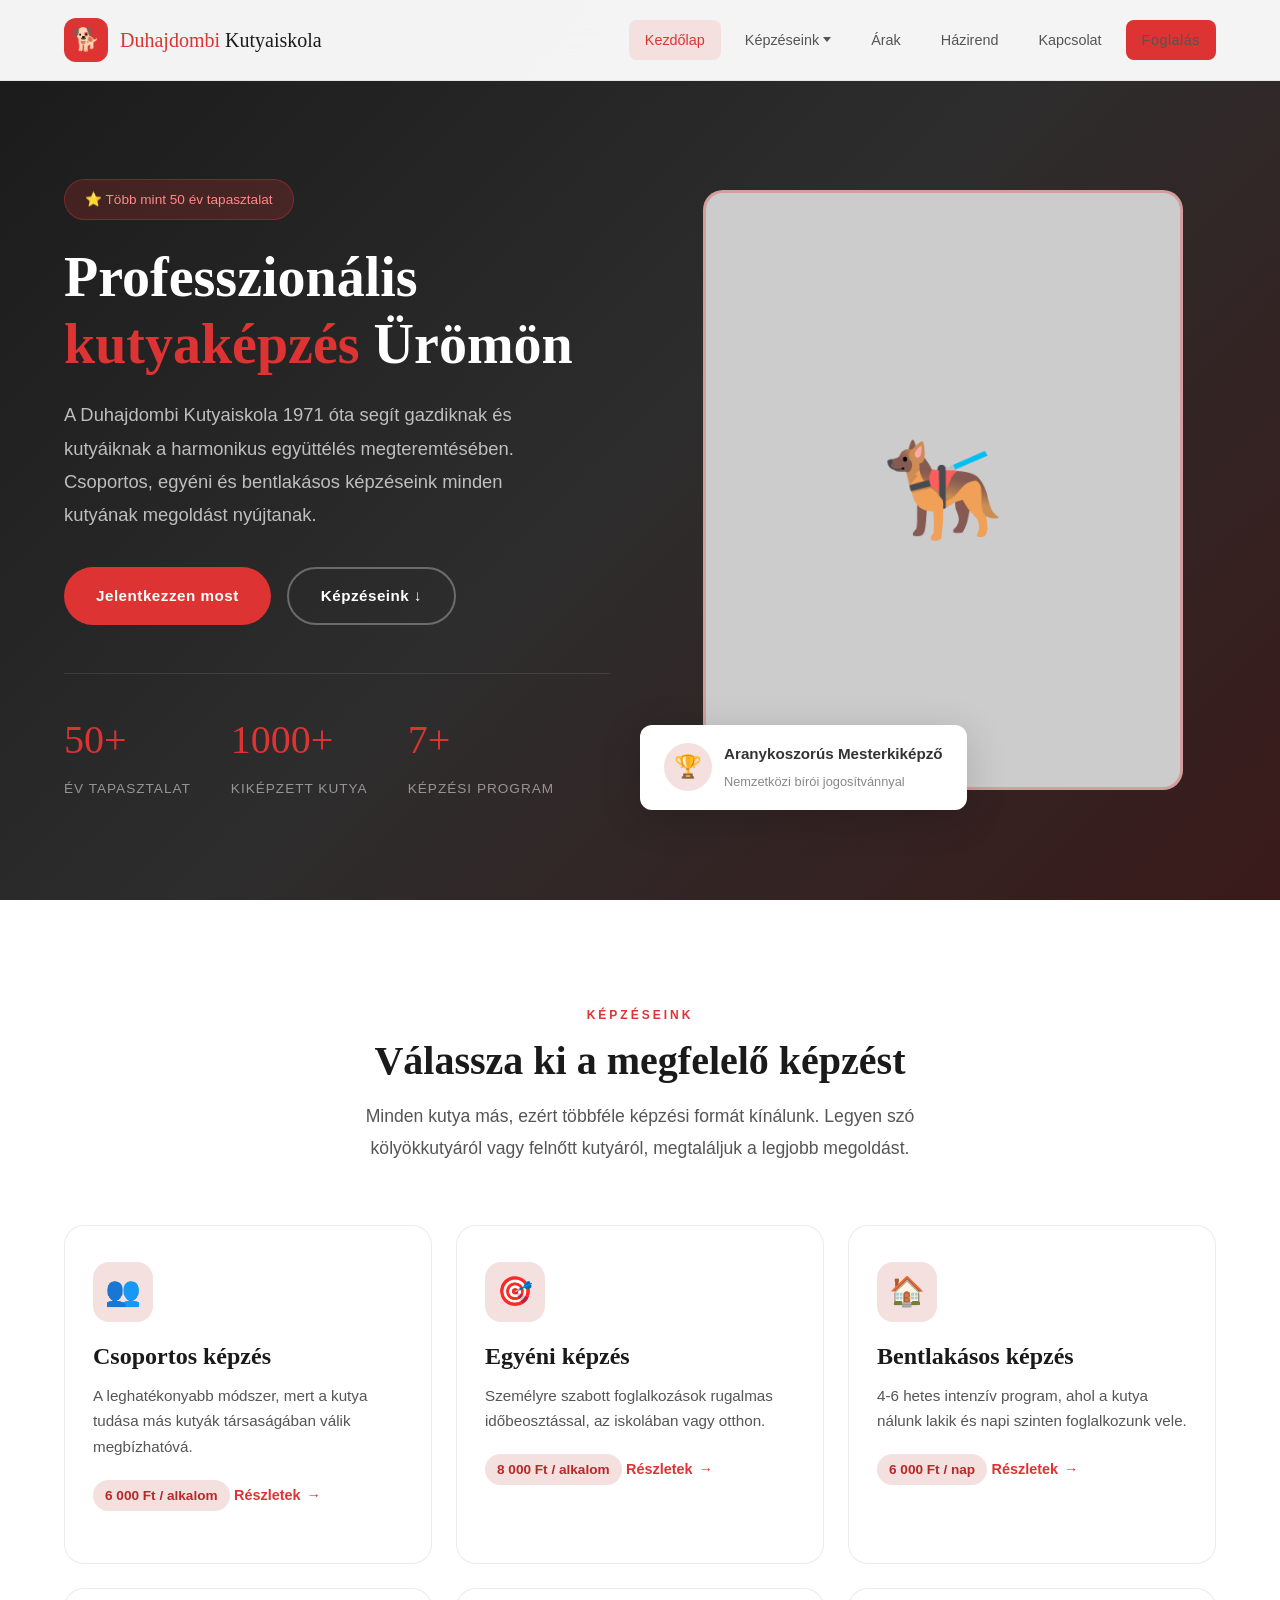
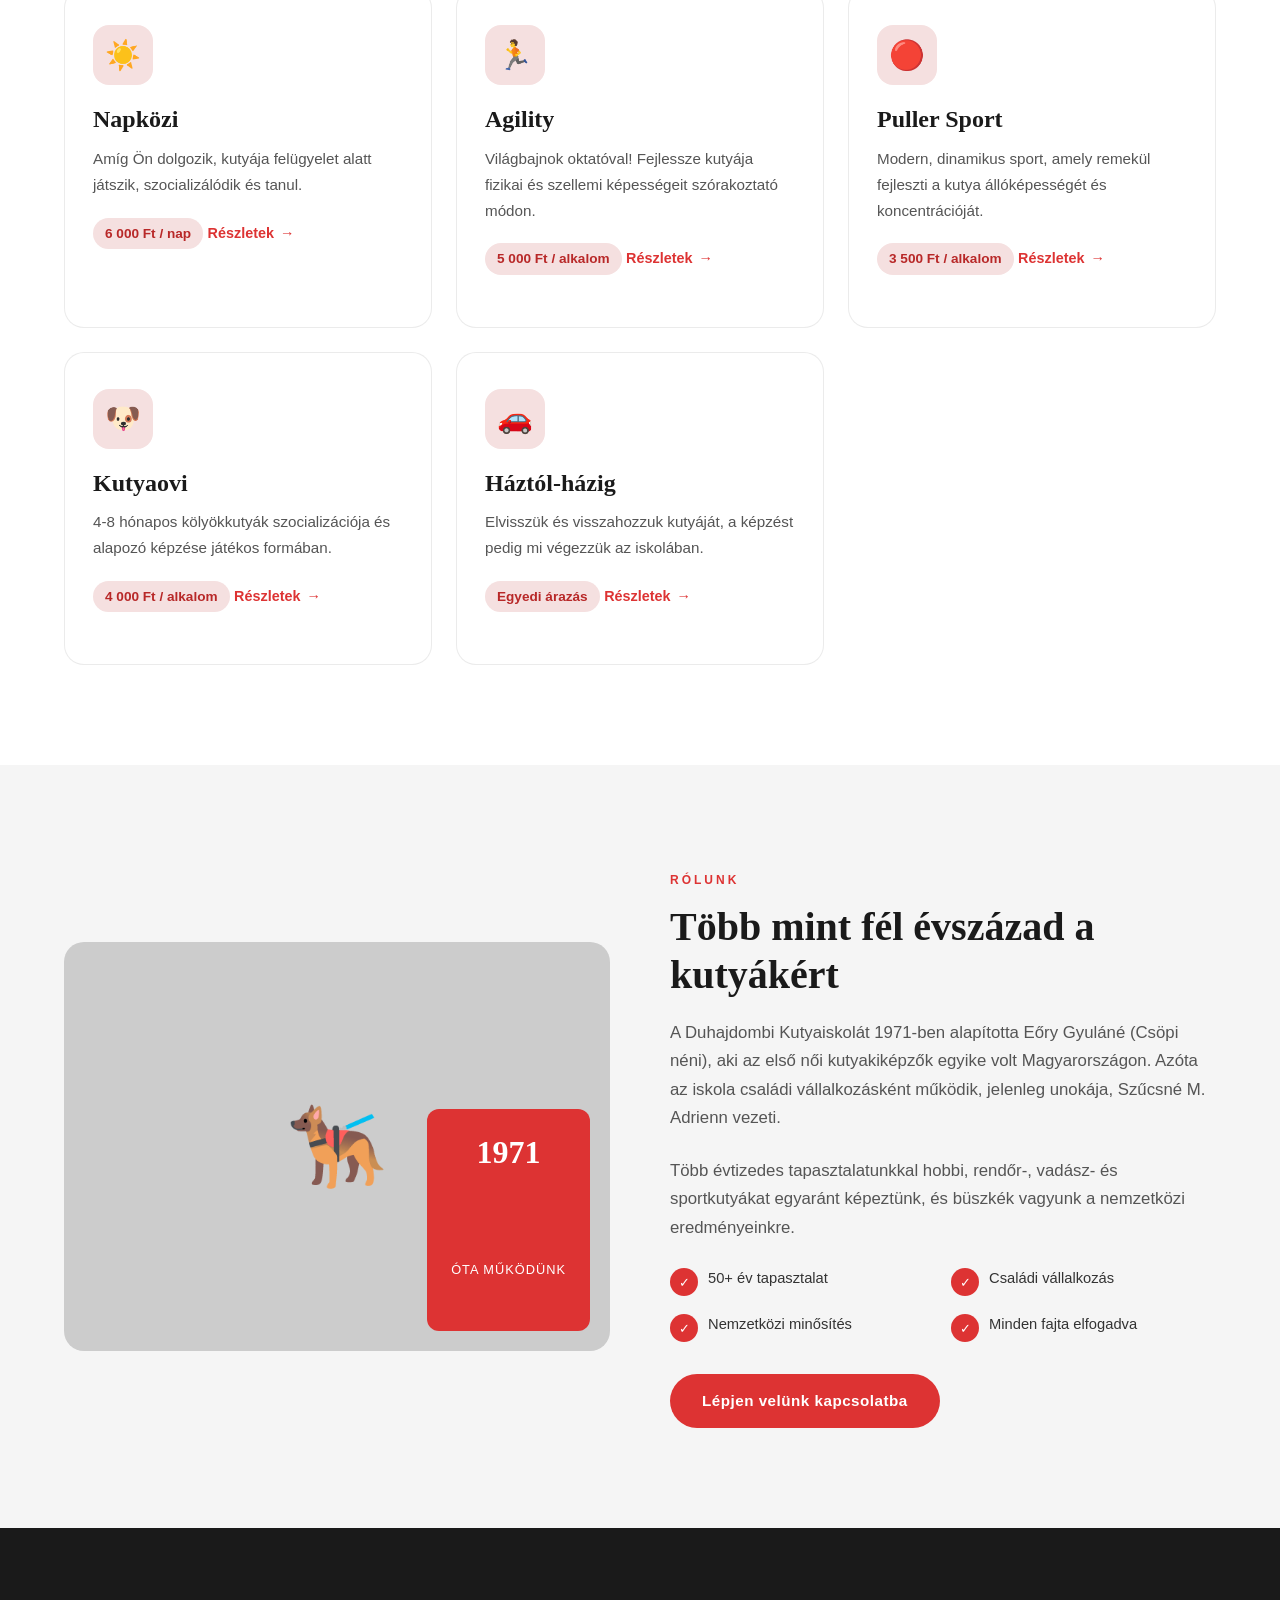
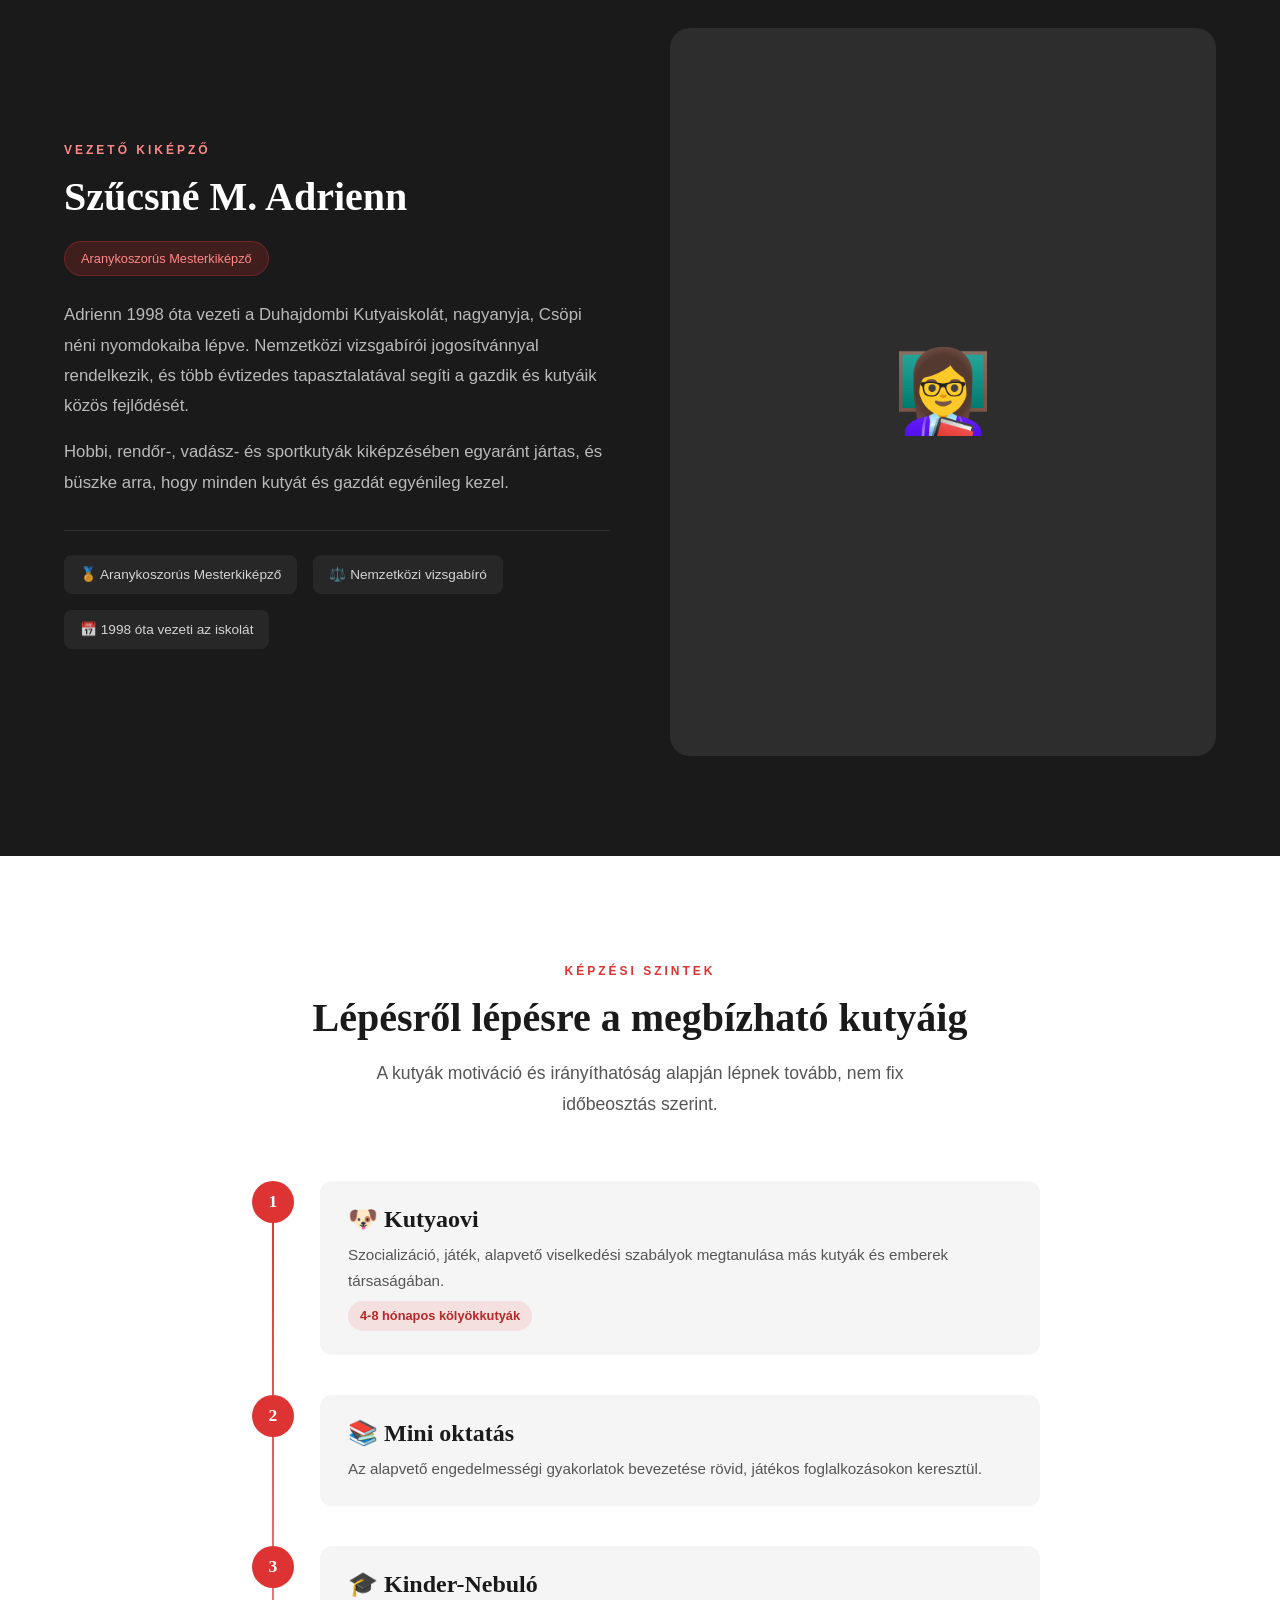
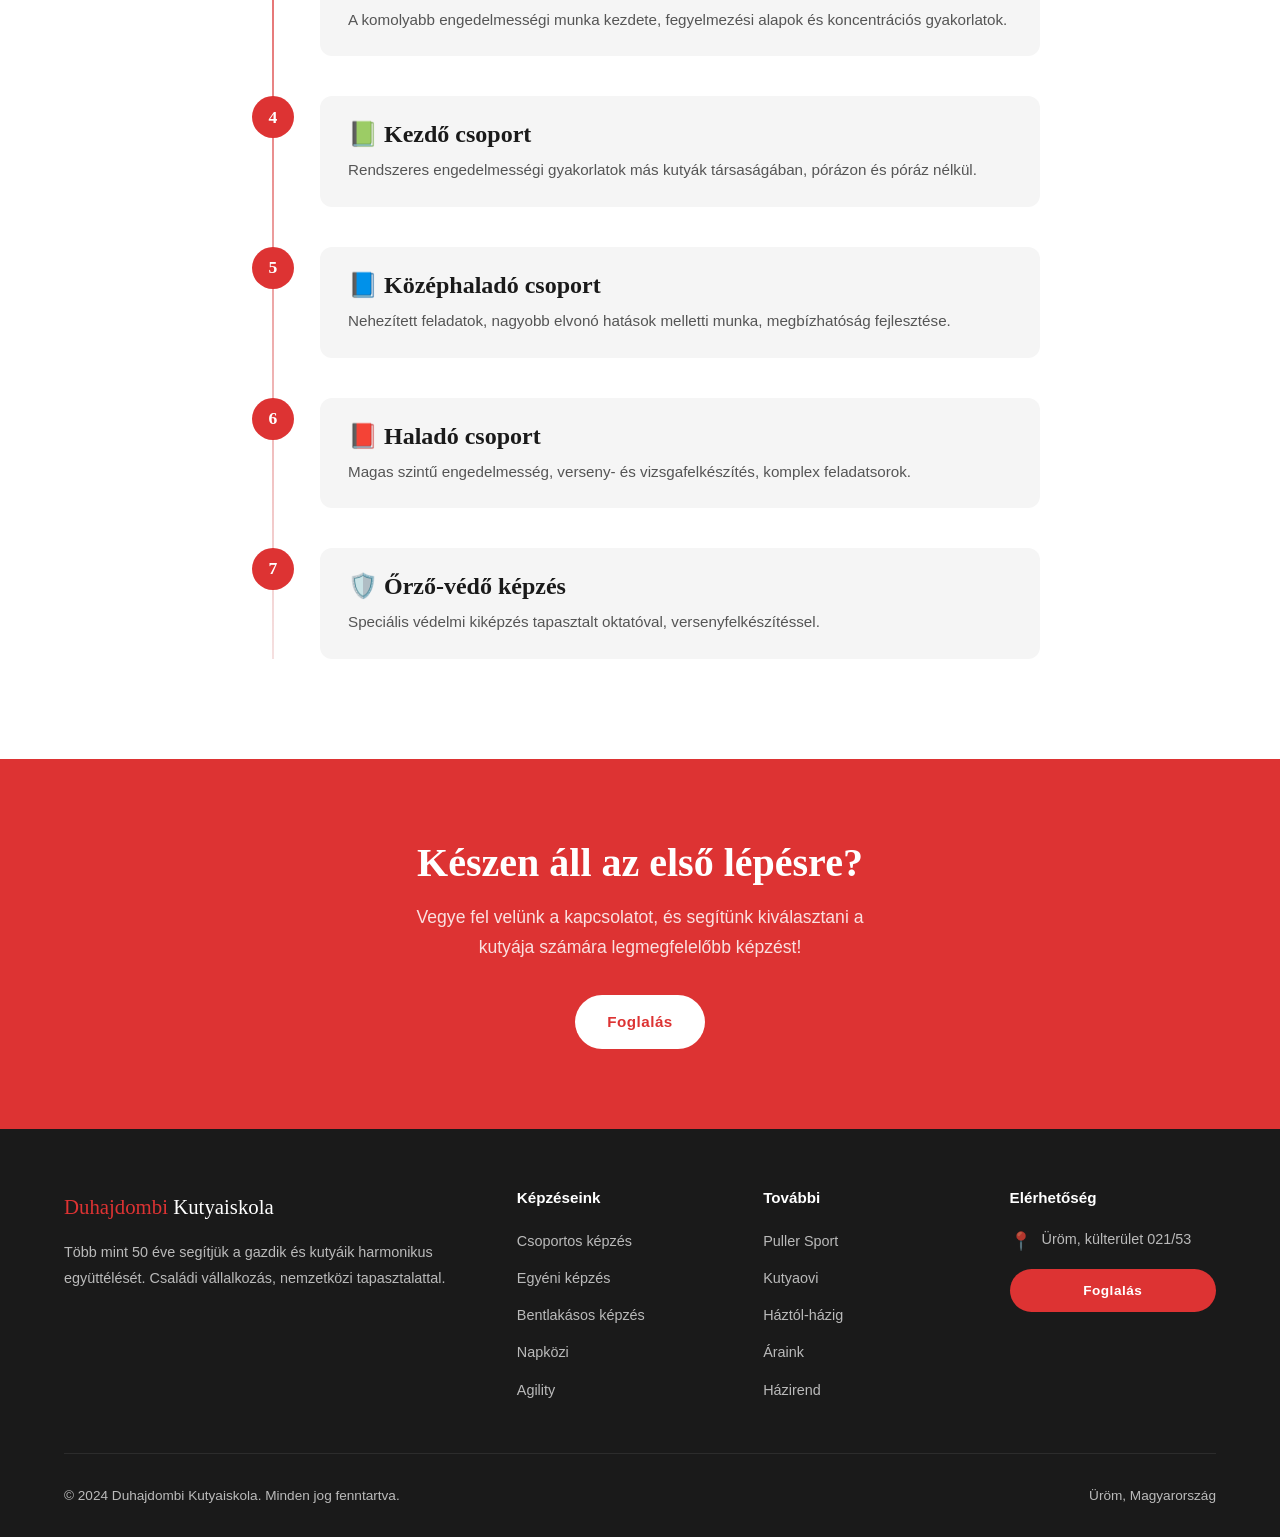
<file: index.html>
<!DOCTYPE html>
<html lang="hu">
<head>
  <meta charset="UTF-8">
  <meta name="viewport" content="width=device-width, initial-scale=1.0">
  <title>Duhajdombi Kutyaiskola | 50 éve a kutyákért - Üröm</title>
  <meta name="description" content="Duhajdombi Kutyaiskola - Üröm. Csoportos és egyéni kutyaképzés, napközi, bentlakásos képzés, agility, puller sport. 50 éves tapasztalat.">
  <link rel="stylesheet" href="css/styles.css">
  <link rel="icon" href="data:image/svg+xml,<svg xmlns='http://www.w3.org/2000/svg' viewBox='0 0 100 100'><text y='.9em' font-size='90'>🐕</text></svg>">
</head>
<body>

  <!-- Navbar -->
  <nav class="navbar" id="navbar">
    <div class="navbar-inner">
      <a href="index.html" class="logo">
        <div class="logo-icon">🐕</div>
        <div class="logo-text"><span>Duhajdombi</span> Kutyaiskola</div>
      </a>
      <div class="nav-links" id="navLinks">
        <a href="index.html" class="active">Kezdőlap</a>
        <div class="nav-dropdown">
          <a href="#" class="nav-dropdown-trigger">Képzéseink</a>
          <div class="nav-dropdown-menu">
            <a href="csoportos.html">Csoportos képzés</a>
            <a href="egyeni.html">Egyéni képzés</a>
            <a href="bentlakasos.html">Bentlakásos képzés</a>
            <a href="napkozi.html">Napközi</a>
            <a href="agility.html">Agility</a>
            <a href="puller.html">Puller Sport</a>
            <a href="kutyaovi.html">Kutyaovi</a>
            <a href="haztol-hazig.html">Háztól-házig</a>
          </div>
        </div>
        <a href="arak.html">Árak</a>
        <a href="hazirend.html">Házirend</a>
        <a href="kapcsolat.html">Kapcsolat</a>
        <a href="kapcsolat.html" class="btn btn-primary btn-sm">Foglalás</a>
      </div>
      <button class="hamburger" id="hamburger" aria-label="Menü megnyitása">
        <span></span>
        <span></span>
        <span></span>
      </button>
    </div>
  </nav>

  <!-- Hero -->
  <section class="hero">
    <div class="hero-bg"></div>
    <div class="hero-content">
      <div class="hero-text">
        <div class="hero-badge">
          ⭐ Több mint 50 év tapasztalat
        </div>
        <h1>Professzionális <span>kutyaképzés</span> Ürömön</h1>
        <p class="hero-desc">
          A Duhajdombi Kutyaiskola 1971 óta segít gazdiknak és kutyáiknak a harmonikus együttélés megteremtésében. Csoportos, egyéni és bentlakásos képzéseink minden kutyának megoldást nyújtanak.
        </p>
        <div class="hero-buttons">
          <a href="kapcsolat.html" class="btn btn-primary">Jelentkezzen most</a>
          <a href="#szolgaltatasok" class="btn btn-outline" style="color:#fff;border-color:rgba(255,255,255,0.3)">Képzéseink &darr;</a>
        </div>
        <div class="hero-stats">
          <div>
            <span class="hero-stat-number">50+</span>
            <span class="hero-stat-label">Év tapasztalat</span>
          </div>
          <div>
            <span class="hero-stat-number">1000+</span>
            <span class="hero-stat-label">Kiképzett kutya</span>
          </div>
          <div>
            <span class="hero-stat-number">7+</span>
            <span class="hero-stat-label">Képzési program</span>
          </div>
        </div>
      </div>
      <div class="hero-visual">
        <div class="hero-image-wrapper">
          🐕‍🦺
        </div>
        <div class="hero-floating-card">
          <div class="hero-floating-icon">🏆</div>
          <div class="hero-floating-text">
            <strong>Aranykoszorús Mesterkiképző</strong>
            <span>Nemzetközi bírói jogosítvánnyal</span>
          </div>
        </div>
      </div>
    </div>
  </section>

  <!-- Szolgáltatások -->
  <section class="services-section" id="szolgaltatasok">
    <div class="container">
      <div class="services-header fade-in">
        <span class="section-label">Képzéseink</span>
        <h2 class="section-title">Válassza ki a megfelelő képzést</h2>
        <p class="section-subtitle">Minden kutya más, ezért többféle képzési formát kínálunk. Legyen szó kölyökkutyáról vagy felnőtt kutyáról, megtaláljuk a legjobb megoldást.</p>
      </div>
      <div class="services-grid">

        <a href="csoportos.html" class="service-card fade-in">
          <div class="service-icon">👥</div>
          <h3>Csoportos képzés</h3>
          <p>A leghatékonyabb módszer, mert a kutya tudása más kutyák társaságában válik megbízhatóvá.</p>
          <span class="price-tag">6 000 Ft / alkalom</span>
          <span class="service-link">Részletek</span>
        </a>

        <a href="egyeni.html" class="service-card fade-in">
          <div class="service-icon">🎯</div>
          <h3>Egyéni képzés</h3>
          <p>Személyre szabott foglalkozások rugalmas időbeosztással, az iskolában vagy otthon.</p>
          <span class="price-tag">8 000 Ft / alkalom</span>
          <span class="service-link">Részletek</span>
        </a>

        <a href="bentlakasos.html" class="service-card fade-in">
          <div class="service-icon">🏠</div>
          <h3>Bentlakásos képzés</h3>
          <p>4-6 hetes intenzív program, ahol a kutya nálunk lakik és napi szinten foglalkozunk vele.</p>
          <span class="price-tag">6 000 Ft / nap</span>
          <span class="service-link">Részletek</span>
        </a>

        <a href="napkozi.html" class="service-card fade-in">
          <div class="service-icon">☀️</div>
          <h3>Napközi</h3>
          <p>Amíg Ön dolgozik, kutyája felügyelet alatt játszik, szocializálódik és tanul.</p>
          <span class="price-tag">6 000 Ft / nap</span>
          <span class="service-link">Részletek</span>
        </a>

        <a href="agility.html" class="service-card fade-in">
          <div class="service-icon">🏃</div>
          <h3>Agility</h3>
          <p>Világbajnok oktatóval! Fejlessze kutyája fizikai és szellemi képességeit szórakoztató módon.</p>
          <span class="price-tag">5 000 Ft / alkalom</span>
          <span class="service-link">Részletek</span>
        </a>

        <a href="puller.html" class="service-card fade-in">
          <div class="service-icon">🔴</div>
          <h3>Puller Sport</h3>
          <p>Modern, dinamikus sport, amely remekül fejleszti a kutya állóképességét és koncentrációját.</p>
          <span class="price-tag">3 500 Ft / alkalom</span>
          <span class="service-link">Részletek</span>
        </a>

        <a href="kutyaovi.html" class="service-card fade-in">
          <div class="service-icon">🐶</div>
          <h3>Kutyaovi</h3>
          <p>4-8 hónapos kölyökkutyák szocializációja és alapozó képzése játékos formában.</p>
          <span class="price-tag">4 000 Ft / alkalom</span>
          <span class="service-link">Részletek</span>
        </a>

        <a href="haztol-hazig.html" class="service-card fade-in">
          <div class="service-icon">🚗</div>
          <h3>Háztól-házig</h3>
          <p>Elvisszük és visszahozzuk kutyáját, a képzést pedig mi végezzük az iskolában.</p>
          <span class="price-tag">Egyedi árazás</span>
          <span class="service-link">Részletek</span>
        </a>

      </div>
    </div>
  </section>

  <!-- Rólunk -->
  <section class="about-section" id="rolunk">
    <div class="container">
      <div class="about-grid">
        <div class="about-image fade-in">
          🐕‍🦺
          <div class="about-experience">
            <strong>1971</strong>
            <span>óta működünk</span>
          </div>
        </div>
        <div class="about-text fade-in">
          <span class="section-label">Rólunk</span>
          <h2 class="section-title">Több mint fél évszázad a kutyákért</h2>
          <p>A Duhajdombi Kutyaiskolát 1971-ben alapította Eőry Gyuláné (Csöpi néni), aki az első női kutyakiképzők egyike volt Magyarországon. Azóta az iskola családi vállalkozásként működik, jelenleg unokája, Szűcsné M. Adrienn vezeti.</p>
          <p>Több évtizedes tapasztalatunkkal hobbi, rendőr-, vadász- és sportkutyákat egyaránt képeztünk, és büszkék vagyunk a nemzetközi eredményeinkre.</p>
          <div class="about-features">
            <div class="about-feature">
              <div class="about-feature-icon">✓</div>
              <span>50+ év tapasztalat</span>
            </div>
            <div class="about-feature">
              <div class="about-feature-icon">✓</div>
              <span>Családi vállalkozás</span>
            </div>
            <div class="about-feature">
              <div class="about-feature-icon">✓</div>
              <span>Nemzetközi minősítés</span>
            </div>
            <div class="about-feature">
              <div class="about-feature-icon">✓</div>
              <span>Minden fajta elfogadva</span>
            </div>
          </div>
          <a href="kapcsolat.html" class="btn btn-primary">Lépjen velünk kapcsolatba</a>
        </div>
      </div>
    </div>
  </section>

  <!-- Kiképző -->
  <section class="trainer-section">
    <div class="container">
      <div class="trainer-grid">
        <div class="fade-in">
          <span class="section-label" style="color:#ff8888">Vezető kiképző</span>
          <h2>Szűcsné M. Adrienn</h2>
          <span class="trainer-title">Aranykoszorús Mesterkiképző</span>
          <div class="trainer-text">
            <p>Adrienn 1998 óta vezeti a Duhajdombi Kutyaiskolát, nagyanyja, Csöpi néni nyomdokaiba lépve. Nemzetközi vizsgabírói jogosítvánnyal rendelkezik, és több évtizedes tapasztalatával segíti a gazdik és kutyáik közös fejlődését.</p>
            <p>Hobbi, rendőr-, vadász- és sportkutyák kiképzésében egyaránt jártas, és büszke arra, hogy minden kutyát és gazdát egyénileg kezel.</p>
          </div>
          <div class="trainer-credentials">
            <div class="credential-badge">🏅 Aranykoszorús Mesterkiképző</div>
            <div class="credential-badge">⚖️ Nemzetközi vizsgabíró</div>
            <div class="credential-badge">📅 1998 óta vezeti az iskolát</div>
          </div>
        </div>
        <div class="trainer-image fade-in">
          👩‍🏫
        </div>
      </div>
    </div>
  </section>

  <!-- Képzési szintek -->
  <section class="levels-section">
    <div class="container">
      <div class="levels-header fade-in">
        <span class="section-label">Képzési szintek</span>
        <h2 class="section-title">Lépésről lépésre a megbízható kutyáig</h2>
        <p class="section-subtitle">A kutyák motiváció és irányíthatóság alapján lépnek tovább, nem fix időbeosztás szerint.</p>
      </div>
      <div class="levels-timeline">
        <div class="level-item fade-in">
          <div class="level-number">1</div>
          <div class="level-content">
            <h3>🐶 Kutyaovi</h3>
            <p>Szocializáció, játék, alapvető viselkedési szabályok megtanulása más kutyák és emberek társaságában.</p>
            <span class="level-age">4-8 hónapos kölyökkutyák</span>
          </div>
        </div>
        <div class="level-item fade-in">
          <div class="level-number">2</div>
          <div class="level-content">
            <h3>📚 Mini oktatás</h3>
            <p>Az alapvető engedelmességi gyakorlatok bevezetése rövid, játékos foglalkozásokon keresztül.</p>
          </div>
        </div>
        <div class="level-item fade-in">
          <div class="level-number">3</div>
          <div class="level-content">
            <h3>🎓 Kinder-Nebuló</h3>
            <p>A komolyabb engedelmességi munka kezdete, fegyelmezési alapok és koncentrációs gyakorlatok.</p>
          </div>
        </div>
        <div class="level-item fade-in">
          <div class="level-number">4</div>
          <div class="level-content">
            <h3>📗 Kezdő csoport</h3>
            <p>Rendszeres engedelmességi gyakorlatok más kutyák társaságában, pórázon és póráz nélkül.</p>
          </div>
        </div>
        <div class="level-item fade-in">
          <div class="level-number">5</div>
          <div class="level-content">
            <h3>📘 Középhaladó csoport</h3>
            <p>Nehezített feladatok, nagyobb elvonó hatások melletti munka, megbízhatóság fejlesztése.</p>
          </div>
        </div>
        <div class="level-item fade-in">
          <div class="level-number">6</div>
          <div class="level-content">
            <h3>📕 Haladó csoport</h3>
            <p>Magas szintű engedelmesség, verseny- és vizsgafelkészítés, komplex feladatsorok.</p>
          </div>
        </div>
        <div class="level-item fade-in">
          <div class="level-number">7</div>
          <div class="level-content">
            <h3>🛡️ Őrző-védő képzés</h3>
            <p>Speciális védelmi kiképzés tapasztalt oktatóval, versenyfelkészítéssel.</p>
          </div>
        </div>
      </div>
    </div>
  </section>

  <!-- CTA -->
  <section class="cta-section">
    <div class="container">
      <h2>Készen áll az első lépésre?</h2>
      <p>Vegye fel velünk a kapcsolatot, és segítünk kiválasztani a kutyája számára legmegfelelőbb képzést!</p>
      <div class="cta-buttons">
        <a href="kapcsolat.html" class="btn btn-white">Foglalás</a>
      </div>
    </div>
  </section>

  <!-- Footer -->
  <footer class="footer">
    <div class="container">
      <div class="footer-grid">
        <div class="footer-brand">
          <span class="logo-text"><span style="color:var(--red)">Duhajdombi</span> Kutyaiskola</span>
          <p>Több mint 50 éve segítjük a gazdik és kutyáik harmonikus együttélését. Családi vállalkozás, nemzetközi tapasztalattal.</p>
        </div>
        <div>
          <h4>Képzéseink</h4>
          <ul>
            <li><a href="csoportos.html">Csoportos képzés</a></li>
            <li><a href="egyeni.html">Egyéni képzés</a></li>
            <li><a href="bentlakasos.html">Bentlakásos képzés</a></li>
            <li><a href="napkozi.html">Napközi</a></li>
            <li><a href="agility.html">Agility</a></li>
          </ul>
        </div>
        <div>
          <h4>További</h4>
          <ul>
            <li><a href="puller.html">Puller Sport</a></li>
            <li><a href="kutyaovi.html">Kutyaovi</a></li>
            <li><a href="haztol-hazig.html">Háztól-házig</a></li>
            <li><a href="arak.html">Áraink</a></li>
            <li><a href="hazirend.html">Házirend</a></li>
          </ul>
        </div>
        <div>
          <h4>Elérhetőség</h4>
          <div class="footer-contact-item">
            <span class="icon">📍</span>
            <span>Üröm, külterület 021/53</span>
          </div>
          <div class="footer-contact-item">
            <a href="kapcsolat.html" class="btn btn-primary btn-sm" style="width:100%;justify-content:center;">Foglalás</a>
          </div>
        </div>
      </div>
      <div class="footer-bottom">
        <span>&copy; 2024 Duhajdombi Kutyaiskola. Minden jog fenntartva.</span>
        <span>Üröm, Magyarország</span>
      </div>
    </div>
  </footer>

  <script src="js/main.js"></script>
</body>
</html>
</file>
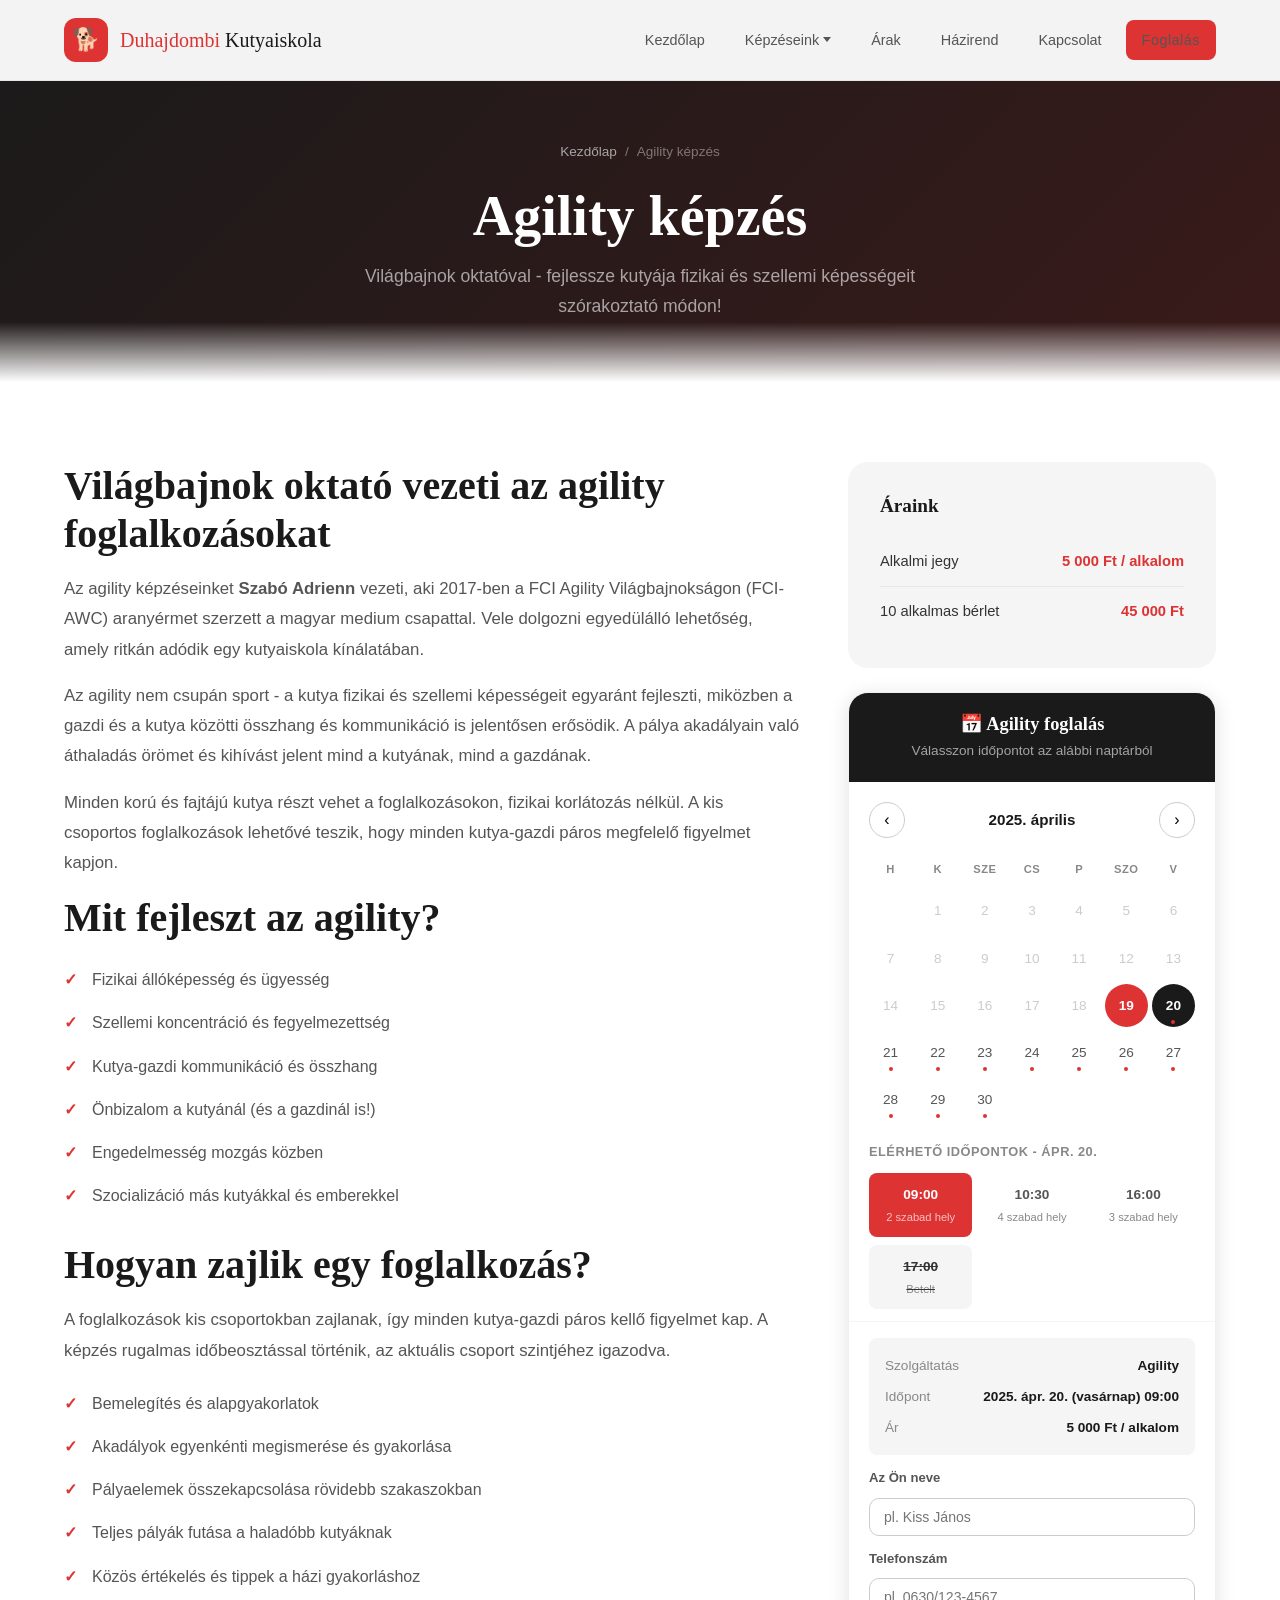
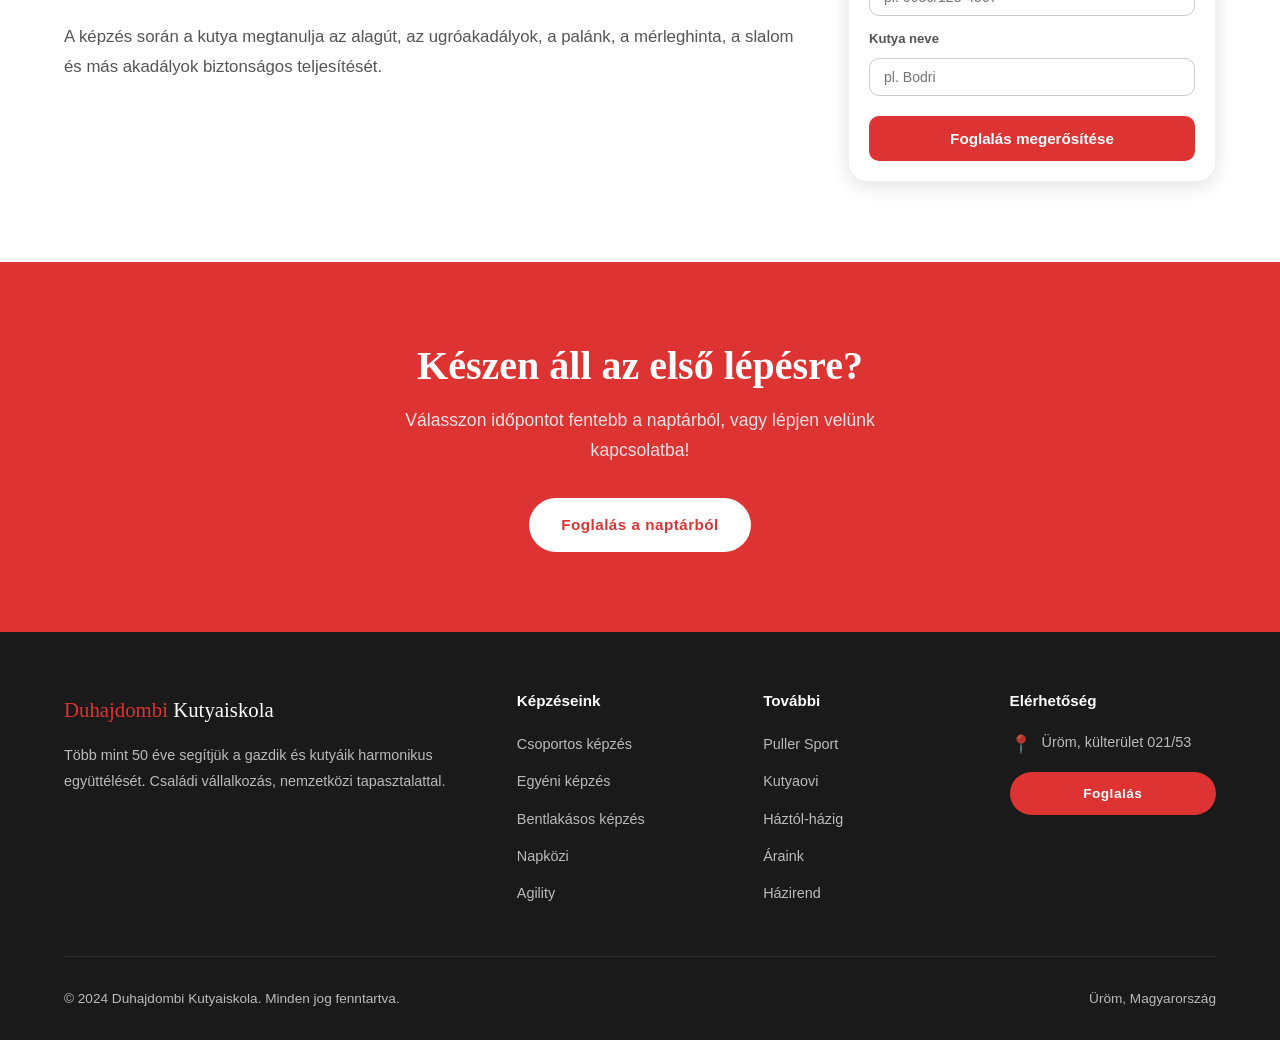
<file: agility.html>
<!DOCTYPE html>
<html lang="hu">
<head>
  <meta charset="UTF-8">
  <meta name="viewport" content="width=device-width, initial-scale=1.0">
  <title>Agility képzés | Duhajdombi Kutyaiskola - Üröm</title>
  <meta name="description" content="Agility képzés világbajnok oktatóval a Duhajdombi Kutyaiskolában. Szabó Adrienn (FCI-AWC 2017 aranyérmes) vezetésével, kis csoportos foglalkozások Ürömön.">
  <link rel="stylesheet" href="css/styles.css">
  <link rel="icon" href="data:image/svg+xml,<svg xmlns='http://www.w3.org/2000/svg' viewBox='0 0 100 100'><text y='.9em' font-size='90'>🐕</text></svg>">
</head>
<body>

  <!-- Navbar -->
  <nav class="navbar" id="navbar">
    <div class="navbar-inner">
      <a href="index.html" class="logo">
        <div class="logo-icon">🐕</div>
        <div class="logo-text"><span>Duhajdombi</span> Kutyaiskola</div>
      </a>
      <div class="nav-links" id="navLinks">
        <a href="index.html">Kezdőlap</a>
        <div class="nav-dropdown">
          <a href="#" class="nav-dropdown-trigger">Képzéseink</a>
          <div class="nav-dropdown-menu">
            <a href="csoportos.html">Csoportos képzés</a>
            <a href="egyeni.html">Egyéni képzés</a>
            <a href="bentlakasos.html">Bentlakásos képzés</a>
            <a href="napkozi.html">Napközi</a>
            <a href="agility.html">Agility</a>
            <a href="puller.html">Puller Sport</a>
            <a href="kutyaovi.html">Kutyaovi</a>
            <a href="haztol-hazig.html">Háztól-házig</a>
          </div>
        </div>
        <a href="arak.html">Árak</a>
        <a href="hazirend.html">Házirend</a>
        <a href="kapcsolat.html">Kapcsolat</a>
        <a href="kapcsolat.html" class="btn btn-primary btn-sm">Foglalás</a>
      </div>
      <button class="hamburger" id="hamburger" aria-label="Menü megnyitása">
        <span></span>
        <span></span>
        <span></span>
      </button>
    </div>
  </nav>

  <!-- Page Header -->
  <section class="page-header">
    <div class="container">
      <div class="breadcrumb">
        <a href="index.html">Kezdőlap</a>
        <span>/</span>
        <span>Agility képzés</span>
      </div>
      <h1>Agility képzés</h1>
      <p>Világbajnok oktatóval - fejlessze kutyája fizikai és szellemi képességeit szórakoztató módon!</p>
    </div>
  </section>

  <!-- Service Detail -->
  <section class="service-detail">
    <div class="container">
      <div class="service-detail-grid">

        <!-- Content -->
        <div class="service-detail-content">
          <h2>Világbajnok oktató vezeti az agility foglalkozásokat</h2>
          <p>Az agility képzéseinket <strong>Szabó Adrienn</strong> vezeti, aki 2017-ben a FCI Agility Világbajnokságon (FCI-AWC) aranyérmet szerzett a magyar medium csapattal. Vele dolgozni egyedülálló lehetőség, amely ritkán adódik egy kutyaiskola kínálatában.</p>
          <p>Az agility nem csupán sport - a kutya fizikai és szellemi képességeit egyaránt fejleszti, miközben a gazdi és a kutya közötti összhang és kommunikáció is jelentősen erősödik. A pálya akadályain való áthaladás örömet és kihívást jelent mind a kutyának, mind a gazdának.</p>
          <p>Minden korú és fajtájú kutya részt vehet a foglalkozásokon, fizikai korlátozás nélkül. A kis csoportos foglalkozások lehetővé teszik, hogy minden kutya-gazdi páros megfelelő figyelmet kapjon.</p>

          <h2>Mit fejleszt az agility?</h2>
          <ul>
            <li>Fizikai állóképesség és ügyesség</li>
            <li>Szellemi koncentráció és fegyelmezettség</li>
            <li>Kutya-gazdi kommunikáció és összhang</li>
            <li>Önbizalom a kutyánál (és a gazdinál is!)</li>
            <li>Engedelmesség mozgás közben</li>
            <li>Szocializáció más kutyákkal és emberekkel</li>
          </ul>

          <h2>Hogyan zajlik egy foglalkozás?</h2>
          <p>A foglalkozások kis csoportokban zajlanak, így minden kutya-gazdi páros kellő figyelmet kap. A képzés rugalmas időbeosztással történik, az aktuális csoport szintjéhez igazodva.</p>
          <ul>
            <li>Bemelegítés és alapgyakorlatok</li>
            <li>Akadályok egyenkénti megismerése és gyakorlása</li>
            <li>Pályaelemek összekapcsolása rövidebb szakaszokban</li>
            <li>Teljes pályák futása a haladóbb kutyáknak</li>
            <li>Közös értékelés és tippek a házi gyakorláshoz</li>
          </ul>
          <p>A képzés során a kutya megtanulja az alagút, az ugróakadályok, a palánk, a mérleghinta, a slalom és más akadályok biztonságos teljesítését.</p>
        </div>

        <!-- Sidebar -->
        <div class="service-sidebar">
          <div class="sidebar-card">
            <h3>Áraink</h3>
            <div class="sidebar-price-row">
              <span>Alkalmi jegy</span>
              <span class="price">5 000 Ft / alkalom</span>
            </div>
            <div class="sidebar-price-row">
              <span>10 alkalmas bérlet</span>
              <span class="price">45 000 Ft</span>
            </div>
          </div>

          <div class="booking-widget">
            <div class="booking-widget-header">
              <h3>📅 Agility foglalás</h3>
              <p>Válasszon időpontot az alábbi naptárból</p>
            </div>
            <div class="booking-calendar">
              <div class="booking-cal-nav">
                <button>&#8249;</button>
                <span class="booking-cal-month">2025. április</span>
                <button>&#8250;</button>
              </div>
              <div class="booking-cal-grid">
                <span class="booking-cal-day-label">H</span>
                <span class="booking-cal-day-label">K</span>
                <span class="booking-cal-day-label">Sze</span>
                <span class="booking-cal-day-label">Cs</span>
                <span class="booking-cal-day-label">P</span>
                <span class="booking-cal-day-label">Szo</span>
                <span class="booking-cal-day-label">V</span>
                <span class="booking-cal-day empty"></span>
                <span class="booking-cal-day past">1</span>
                <span class="booking-cal-day past">2</span>
                <span class="booking-cal-day past">3</span>
                <span class="booking-cal-day past">4</span>
                <span class="booking-cal-day past">5</span>
                <span class="booking-cal-day past">6</span>
                <span class="booking-cal-day past">7</span>
                <span class="booking-cal-day past">8</span>
                <span class="booking-cal-day past">9</span>
                <span class="booking-cal-day past">10</span>
                <span class="booking-cal-day past">11</span>
                <span class="booking-cal-day past">12</span>
                <span class="booking-cal-day past">13</span>
                <span class="booking-cal-day past">14</span>
                <span class="booking-cal-day past">15</span>
                <span class="booking-cal-day past">16</span>
                <span class="booking-cal-day past">17</span>
                <span class="booking-cal-day past">18</span>
                <span class="booking-cal-day today">19</span>
                <span class="booking-cal-day available selected">20</span>
                <span class="booking-cal-day available">21</span>
                <span class="booking-cal-day available">22</span>
                <span class="booking-cal-day available">23</span>
                <span class="booking-cal-day available">24</span>
                <span class="booking-cal-day available">25</span>
                <span class="booking-cal-day available">26</span>
                <span class="booking-cal-day available">27</span>
                <span class="booking-cal-day available">28</span>
                <span class="booking-cal-day available">29</span>
                <span class="booking-cal-day available">30</span>
              </div>
            </div>
            <div class="booking-timeslots">
              <div class="booking-timeslots-label">Elérhető időpontok - Ápr. 20.</div>
              <div class="booking-timeslot-grid">
                <div class="booking-timeslot selected">09:00<span class="slot-spots">2 szabad hely</span></div>
                <div class="booking-timeslot">10:30<span class="slot-spots">4 szabad hely</span></div>
                <div class="booking-timeslot">16:00<span class="slot-spots">3 szabad hely</span></div>
                <div class="booking-timeslot full">17:00<span class="slot-spots">Betelt</span></div>
              </div>
            </div>
            <div class="booking-form-section">
              <div class="booking-summary">
                <div class="booking-summary-row">
                  <span class="label">Szolgáltatás</span>
                  <span class="value">Agility</span>
                </div>
                <div class="booking-summary-row">
                  <span class="label">Időpont</span>
                  <span class="value">2025. ápr. 20. (vasárnap) 09:00</span>
                </div>
                <div class="booking-summary-row">
                  <span class="label">Ár</span>
                  <span class="value">5 000 Ft / alkalom</span>
                </div>
              </div>
              <div class="form-group">
                <label>Az Ön neve</label>
                <input type="text" placeholder="pl. Kiss János">
              </div>
              <div class="form-group">
                <label>Telefonszám</label>
                <input type="tel" placeholder="pl. 0630/123-4567">
              </div>
              <div class="form-group">
                <label>Kutya neve</label>
                <input type="text" placeholder="pl. Bodri">
              </div>
              <button class="booking-submit">Foglalás megerősítése</button>
            </div>
          </div>
        </div>

      </div>
    </div>
  </section>

  <!-- CTA -->
  <section class="cta-section">
    <div class="container">
      <h2>Készen áll az első lépésre?</h2>
      <p>Válasszon időpontot fentebb a naptárból, vagy lépjen velünk kapcsolatba!</p>
      <div class="cta-buttons">
        <a href="#" class="btn btn-white" onclick="document.querySelector('.booking-widget').scrollIntoView({behavior:'smooth'});return false;">Foglalás a naptárból</a>
      </div>
    </div>
  </section>

  <!-- Footer -->
  <footer class="footer">
    <div class="container">
      <div class="footer-grid">
        <div class="footer-brand">
          <span class="logo-text"><span style="color:var(--red)">Duhajdombi</span> Kutyaiskola</span>
          <p>Több mint 50 éve segítjük a gazdik és kutyáik harmonikus együttélését. Családi vállalkozás, nemzetközi tapasztalattal.</p>
        </div>
        <div>
          <h4>Képzéseink</h4>
          <ul>
            <li><a href="csoportos.html">Csoportos képzés</a></li>
            <li><a href="egyeni.html">Egyéni képzés</a></li>
            <li><a href="bentlakasos.html">Bentlakásos képzés</a></li>
            <li><a href="napkozi.html">Napközi</a></li>
            <li><a href="agility.html">Agility</a></li>
          </ul>
        </div>
        <div>
          <h4>További</h4>
          <ul>
            <li><a href="puller.html">Puller Sport</a></li>
            <li><a href="kutyaovi.html">Kutyaovi</a></li>
            <li><a href="haztol-hazig.html">Háztól-házig</a></li>
            <li><a href="arak.html">Áraink</a></li>
            <li><a href="hazirend.html">Házirend</a></li>
          </ul>
        </div>
        <div>
          <h4>Elérhetőség</h4>
          <div class="footer-contact-item">
            <span class="icon">📍</span>
            <span>Üröm, külterület 021/53</span>
          </div>
          <div class="footer-contact-item">
            <a href="kapcsolat.html" class="btn btn-primary btn-sm" style="width:100%;justify-content:center;">Foglalás</a>
          </div>
        </div>
      </div>
      <div class="footer-bottom">
        <span>&copy; 2024 Duhajdombi Kutyaiskola. Minden jog fenntartva.</span>
        <span>Üröm, Magyarország</span>
      </div>
    </div>
  </footer>

  <script src="js/main.js"></script>
</body>
</html>
</file>
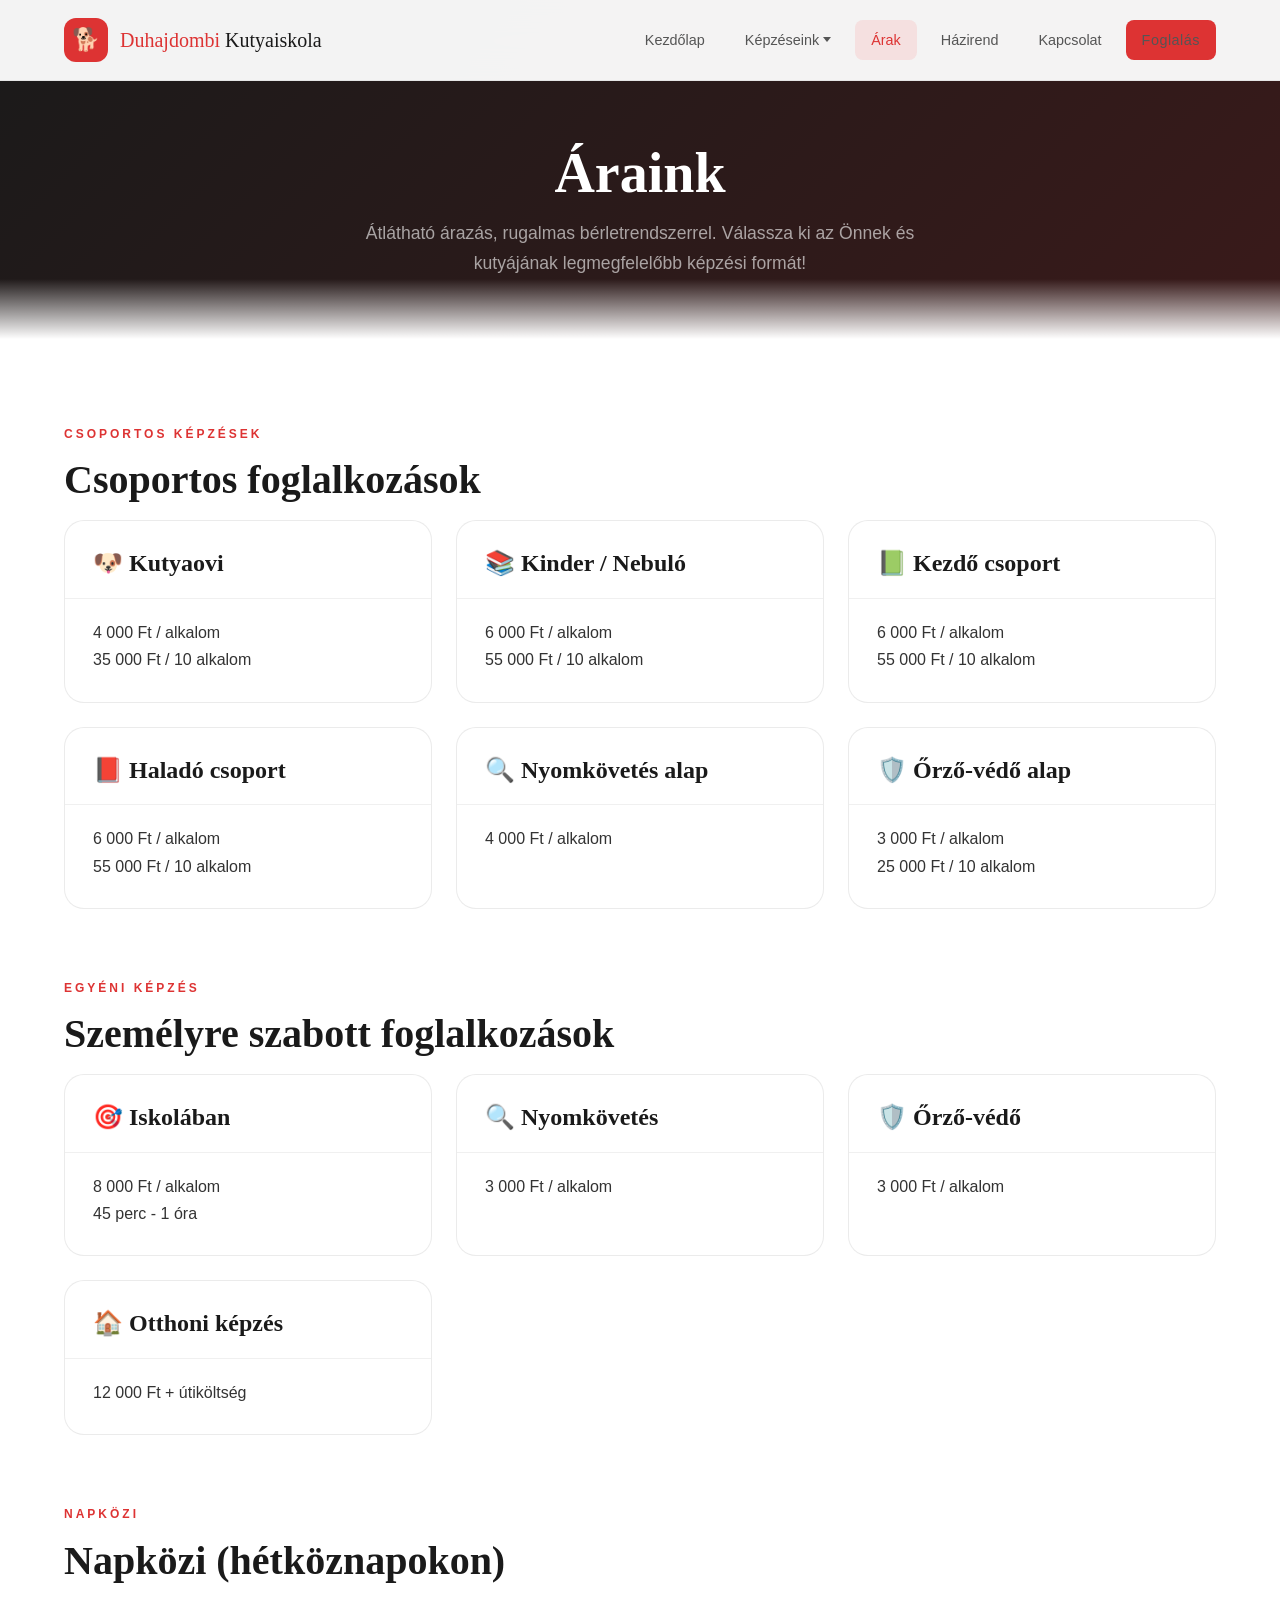
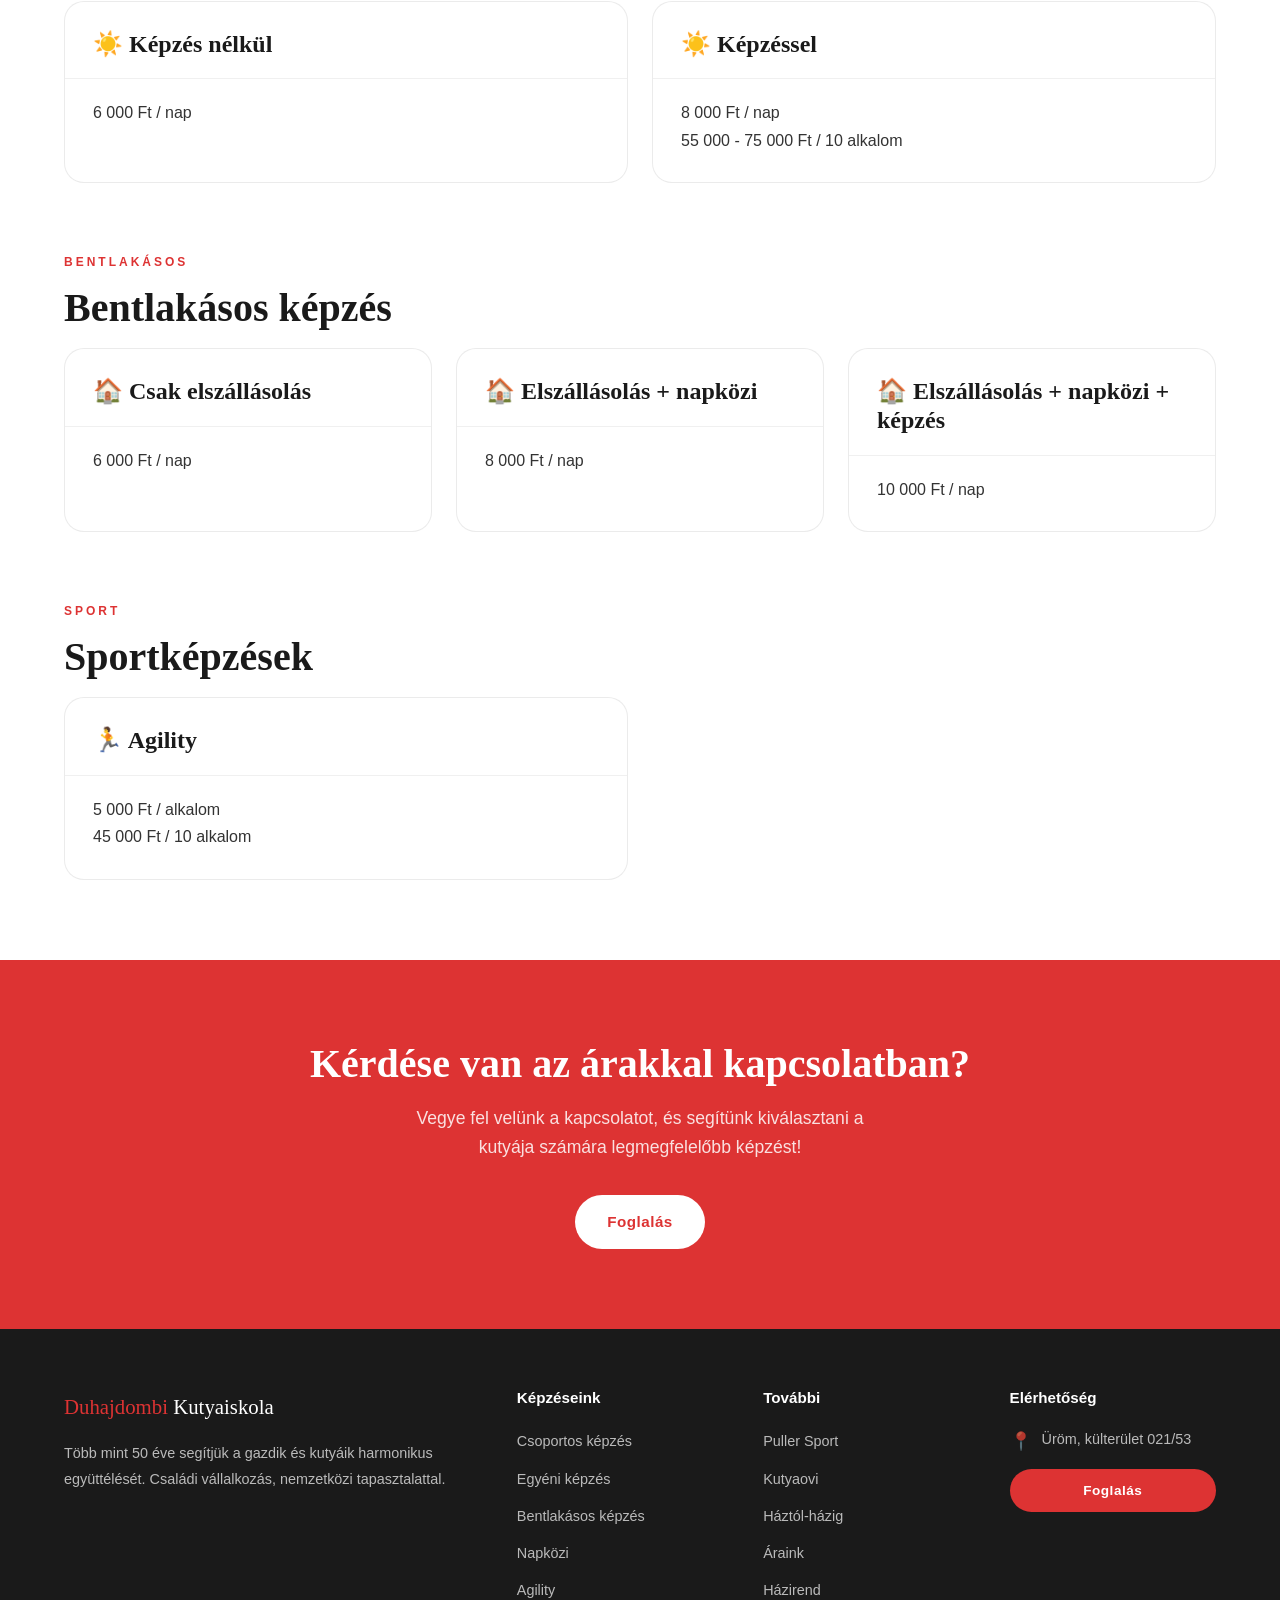
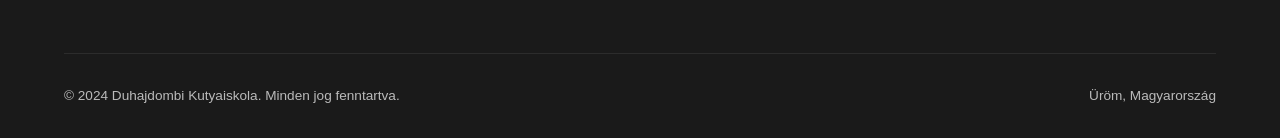
<file: arak.html>
<!DOCTYPE html>
<html lang="hu">
<head>
  <meta charset="UTF-8">
  <meta name="viewport" content="width=device-width, initial-scale=1.0">
  <title>Árak | Duhajdombi Kutyaiskola - Üröm</title>
  <meta name="description" content="Duhajdombi Kutyaiskola árak - csoportos és egyéni kutyaképzés, napközi, bentlakásos képzés, agility, puller sport árai.">
  <link rel="stylesheet" href="css/styles.css">
  <link rel="icon" href="data:image/svg+xml,<svg xmlns='http://www.w3.org/2000/svg' viewBox='0 0 100 100'><text y='.9em' font-size='90'>🐕</text></svg>">
</head>
<body>

  <!-- Navbar -->
  <nav class="navbar" id="navbar">
    <div class="navbar-inner">
      <a href="index.html" class="logo">
        <div class="logo-icon">🐕</div>
        <div class="logo-text"><span>Duhajdombi</span> Kutyaiskola</div>
      </a>
      <div class="nav-links" id="navLinks">
        <a href="index.html">Kezdőlap</a>
        <div class="nav-dropdown">
          <a href="#" class="nav-dropdown-trigger">Képzéseink</a>
          <div class="nav-dropdown-menu">
            <a href="csoportos.html">Csoportos képzés</a>
            <a href="egyeni.html">Egyéni képzés</a>
            <a href="bentlakasos.html">Bentlakásos képzés</a>
            <a href="napkozi.html">Napközi</a>
            <a href="agility.html">Agility</a>
            <a href="puller.html">Puller Sport</a>
            <a href="kutyaovi.html">Kutyaovi</a>
            <a href="haztol-hazig.html">Háztól-házig</a>
          </div>
        </div>
        <a href="arak.html" class="active">Árak</a>
        <a href="hazirend.html">Házirend</a>
        <a href="kapcsolat.html">Kapcsolat</a>
        <a href="kapcsolat.html" class="btn btn-primary btn-sm">Foglalás</a>
      </div>
      <button class="hamburger" id="hamburger" aria-label="Menü megnyitása">
        <span></span>
        <span></span>
        <span></span>
      </button>
    </div>
  </nav>

  <!-- Page Header -->
  <section class="page-header">
    <h1>Áraink</h1>
    <p>Átlátható árazás, rugalmas bérletrendszerrel. Válassza ki az Önnek és kutyájának legmegfelelőbb képzési formát!</p>
  </section>

  <!-- Pricing Section -->
  <section class="pricing-section">
    <div class="container">

      <!-- Csoportos képzések -->
      <div class="fade-in">
        <span class="section-label">Csoportos képzések</span>
        <h2 class="section-title">Csoportos foglalkozások</h2>
      </div>
      <div class="pricing-grid">
        <div class="pricing-card fade-in">
          <div class="pricing-card-header">
            <h3>🐶 Kutyaovi</h3>
          </div>
          <div class="pricing-card-body">
            <div class="pricing-price">4 000 Ft <span>/ alkalom</span></div>
            <div class="pricing-alt">35 000 Ft / 10 alkalom</div>
          </div>
        </div>
        <div class="pricing-card fade-in">
          <div class="pricing-card-header">
            <h3>📚 Kinder / Nebuló</h3>
          </div>
          <div class="pricing-card-body">
            <div class="pricing-price">6 000 Ft <span>/ alkalom</span></div>
            <div class="pricing-alt">55 000 Ft / 10 alkalom</div>
          </div>
        </div>
        <div class="pricing-card fade-in">
          <div class="pricing-card-header">
            <h3>📗 Kezdő csoport</h3>
          </div>
          <div class="pricing-card-body">
            <div class="pricing-price">6 000 Ft <span>/ alkalom</span></div>
            <div class="pricing-alt">55 000 Ft / 10 alkalom</div>
          </div>
        </div>
        <div class="pricing-card fade-in">
          <div class="pricing-card-header">
            <h3>📕 Haladó csoport</h3>
          </div>
          <div class="pricing-card-body">
            <div class="pricing-price">6 000 Ft <span>/ alkalom</span></div>
            <div class="pricing-alt">55 000 Ft / 10 alkalom</div>
          </div>
        </div>
        <div class="pricing-card fade-in">
          <div class="pricing-card-header">
            <h3>🔍 Nyomkövetés alap</h3>
          </div>
          <div class="pricing-card-body">
            <div class="pricing-price">4 000 Ft <span>/ alkalom</span></div>
          </div>
        </div>
        <div class="pricing-card fade-in">
          <div class="pricing-card-header">
            <h3>🛡️ Őrző-védő alap</h3>
          </div>
          <div class="pricing-card-body">
            <div class="pricing-price">3 000 Ft <span>/ alkalom</span></div>
            <div class="pricing-alt">25 000 Ft / 10 alkalom</div>
          </div>
        </div>
      </div>

      <!-- Egyéni képzés -->
      <div class="fade-in" style="margin-top:4rem">
        <span class="section-label">Egyéni képzés</span>
        <h2 class="section-title">Személyre szabott foglalkozások</h2>
      </div>
      <div class="pricing-grid">
        <div class="pricing-card fade-in">
          <div class="pricing-card-header">
            <h3>🎯 Iskolában</h3>
          </div>
          <div class="pricing-card-body">
            <div class="pricing-price">8 000 Ft <span>/ alkalom</span></div>
            <div class="pricing-alt">45 perc - 1 óra</div>
          </div>
        </div>
        <div class="pricing-card fade-in">
          <div class="pricing-card-header">
            <h3>🔍 Nyomkövetés</h3>
          </div>
          <div class="pricing-card-body">
            <div class="pricing-price">3 000 Ft <span>/ alkalom</span></div>
          </div>
        </div>
        <div class="pricing-card fade-in">
          <div class="pricing-card-header">
            <h3>🛡️ Őrző-védő</h3>
          </div>
          <div class="pricing-card-body">
            <div class="pricing-price">3 000 Ft <span>/ alkalom</span></div>
          </div>
        </div>
        <div class="pricing-card fade-in">
          <div class="pricing-card-header">
            <h3>🏠 Otthoni képzés</h3>
          </div>
          <div class="pricing-card-body">
            <div class="pricing-price">12 000 Ft <span>+ útiköltség</span></div>
          </div>
        </div>
      </div>

      <!-- Napközi -->
      <div class="fade-in" style="margin-top:4rem">
        <span class="section-label">Napközi</span>
        <h2 class="section-title">Napközi (hétköznapokon)</h2>
      </div>
      <div class="pricing-grid">
        <div class="pricing-card fade-in">
          <div class="pricing-card-header">
            <h3>☀️ Képzés nélkül</h3>
          </div>
          <div class="pricing-card-body">
            <div class="pricing-price">6 000 Ft <span>/ nap</span></div>
          </div>
        </div>
        <div class="pricing-card fade-in">
          <div class="pricing-card-header">
            <h3>☀️ Képzéssel</h3>
          </div>
          <div class="pricing-card-body">
            <div class="pricing-price">8 000 Ft <span>/ nap</span></div>
            <div class="pricing-alt">55 000 - 75 000 Ft / 10 alkalom</div>
          </div>
        </div>
      </div>

      <!-- Bentlakásos -->
      <div class="fade-in" style="margin-top:4rem">
        <span class="section-label">Bentlakásos</span>
        <h2 class="section-title">Bentlakásos képzés</h2>
      </div>
      <div class="pricing-grid">
        <div class="pricing-card fade-in">
          <div class="pricing-card-header">
            <h3>🏠 Csak elszállásolás</h3>
          </div>
          <div class="pricing-card-body">
            <div class="pricing-price">6 000 Ft <span>/ nap</span></div>
          </div>
        </div>
        <div class="pricing-card fade-in">
          <div class="pricing-card-header">
            <h3>🏠 Elszállásolás + napközi</h3>
          </div>
          <div class="pricing-card-body">
            <div class="pricing-price">8 000 Ft <span>/ nap</span></div>
          </div>
        </div>
        <div class="pricing-card fade-in">
          <div class="pricing-card-header">
            <h3>🏠 Elszállásolás + napközi + képzés</h3>
          </div>
          <div class="pricing-card-body">
            <div class="pricing-price">10 000 Ft <span>/ nap</span></div>
          </div>
        </div>
      </div>

      <!-- Sport -->
      <div class="fade-in" style="margin-top:4rem">
        <span class="section-label">Sport</span>
        <h2 class="section-title">Sportképzések</h2>
      </div>
      <div class="pricing-grid">
        <div class="pricing-card fade-in">
          <div class="pricing-card-header">
            <h3>🏃 Agility</h3>
          </div>
          <div class="pricing-card-body">
            <div class="pricing-price">5 000 Ft <span>/ alkalom</span></div>
            <div class="pricing-alt">45 000 Ft / 10 alkalom</div>
          </div>
        </div>
        <div class="pricing-card fade-in">
          <div class="pricing-card-header">
            <h3>🔴 Puller Sport</h3>
          </div>
          <div class="pricing-card-body">
            <div class="pricing-price">3 500 Ft <span>/ alkalom</span></div>
            <div class="pricing-alt">30 000 Ft / 10 alkalom</div>
          </div>
        </div>
      </div>

    </div>
  </section>

  <!-- CTA -->
  <section class="cta-section">
    <div class="container">
      <h2>Kérdése van az árakkal kapcsolatban?</h2>
      <p>Vegye fel velünk a kapcsolatot, és segítünk kiválasztani a kutyája számára legmegfelelőbb képzést!</p>
      <div class="cta-buttons">
        <a href="kapcsolat.html" class="btn btn-white">Foglalás</a>
      </div>
    </div>
  </section>

  <!-- Footer -->
  <footer class="footer">
    <div class="container">
      <div class="footer-grid">
        <div class="footer-brand">
          <span class="logo-text"><span style="color:var(--red)">Duhajdombi</span> Kutyaiskola</span>
          <p>Több mint 50 éve segítjük a gazdik és kutyáik harmonikus együttélését. Családi vállalkozás, nemzetközi tapasztalattal.</p>
        </div>
        <div>
          <h4>Képzéseink</h4>
          <ul>
            <li><a href="csoportos.html">Csoportos képzés</a></li>
            <li><a href="egyeni.html">Egyéni képzés</a></li>
            <li><a href="bentlakasos.html">Bentlakásos képzés</a></li>
            <li><a href="napkozi.html">Napközi</a></li>
            <li><a href="agility.html">Agility</a></li>
          </ul>
        </div>
        <div>
          <h4>További</h4>
          <ul>
            <li><a href="puller.html">Puller Sport</a></li>
            <li><a href="kutyaovi.html">Kutyaovi</a></li>
            <li><a href="haztol-hazig.html">Háztól-házig</a></li>
            <li><a href="arak.html">Áraink</a></li>
            <li><a href="hazirend.html">Házirend</a></li>
          </ul>
        </div>
        <div>
          <h4>Elérhetőség</h4>
          <div class="footer-contact-item">
            <span class="icon">📍</span>
            <span>Üröm, külterület 021/53</span>
          </div>
          <div class="footer-contact-item">
            <a href="kapcsolat.html" class="btn btn-primary btn-sm" style="width:100%;justify-content:center;">Foglalás</a>
          </div>
        </div>
      </div>
      <div class="footer-bottom">
        <span>&copy; 2024 Duhajdombi Kutyaiskola. Minden jog fenntartva.</span>
        <span>Üröm, Magyarország</span>
      </div>
    </div>
  </footer>

  <script src="js/main.js"></script>
</body>
</html>
</file>
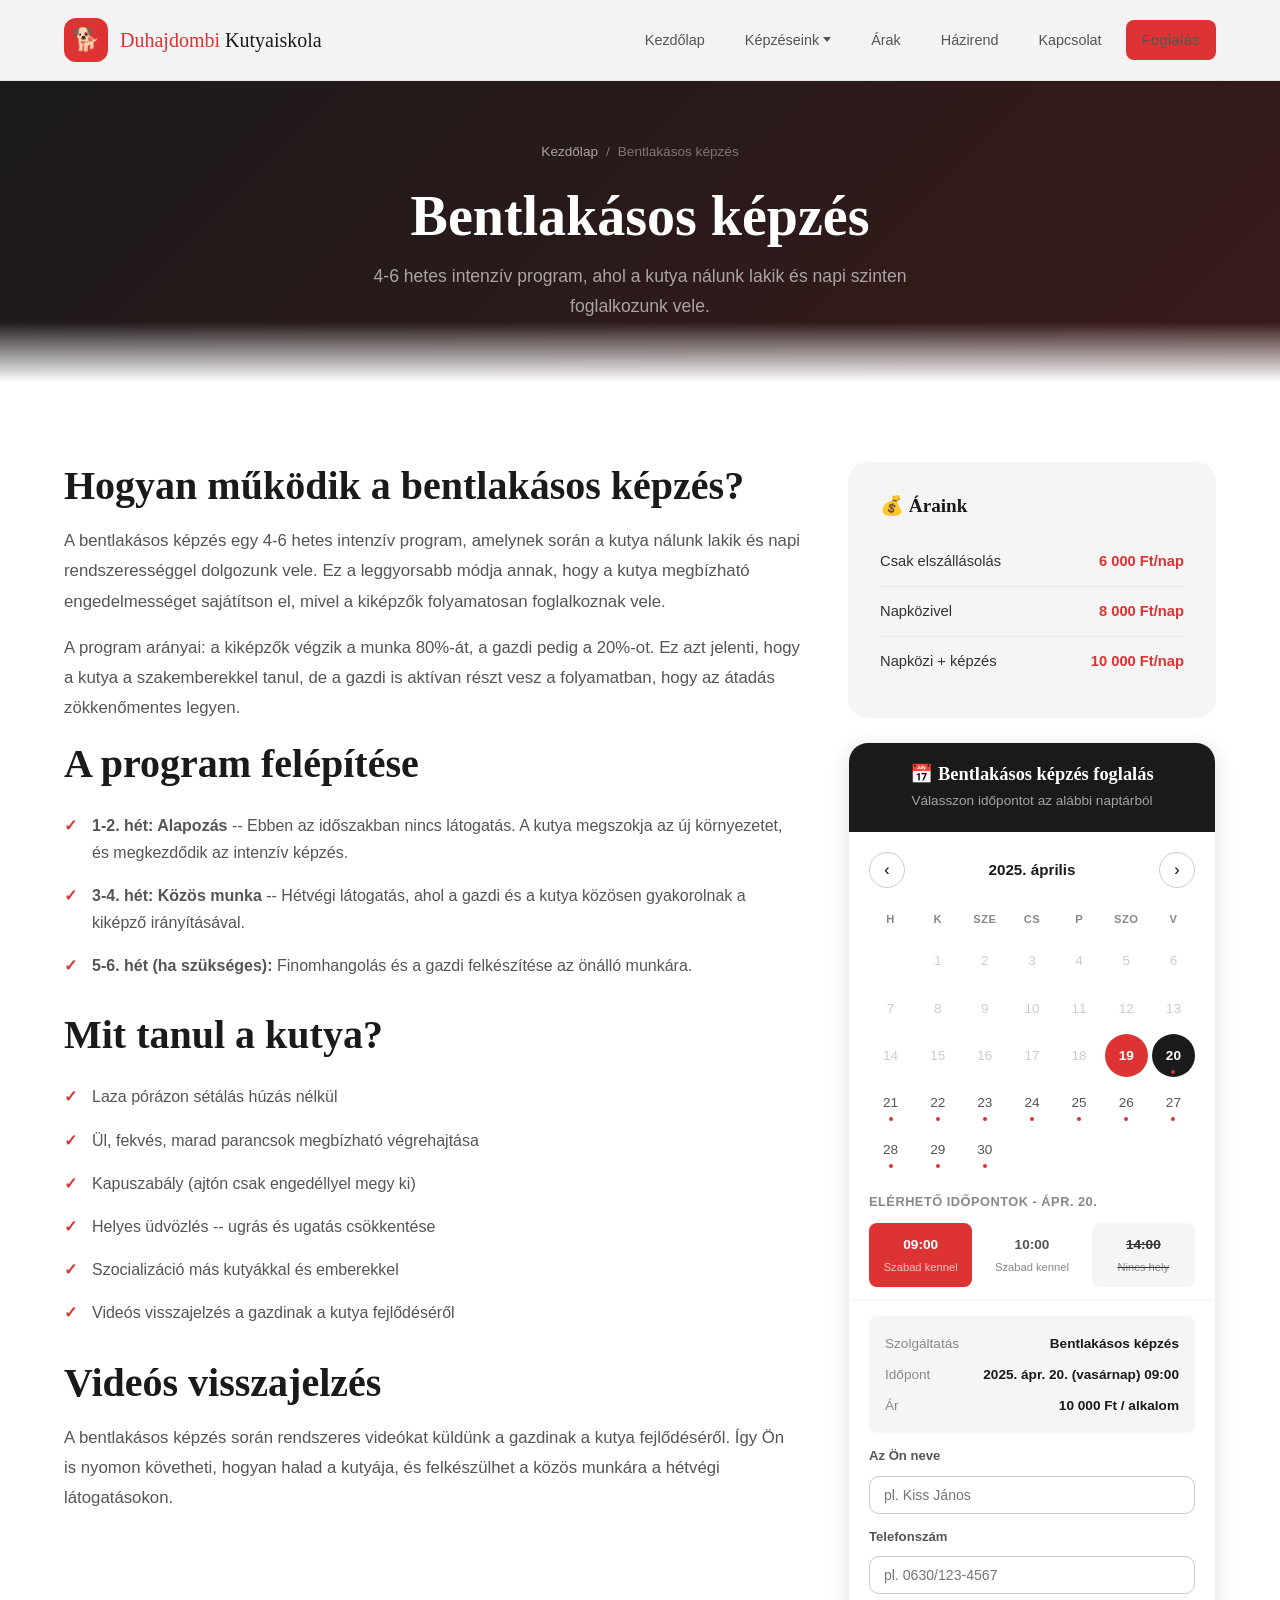
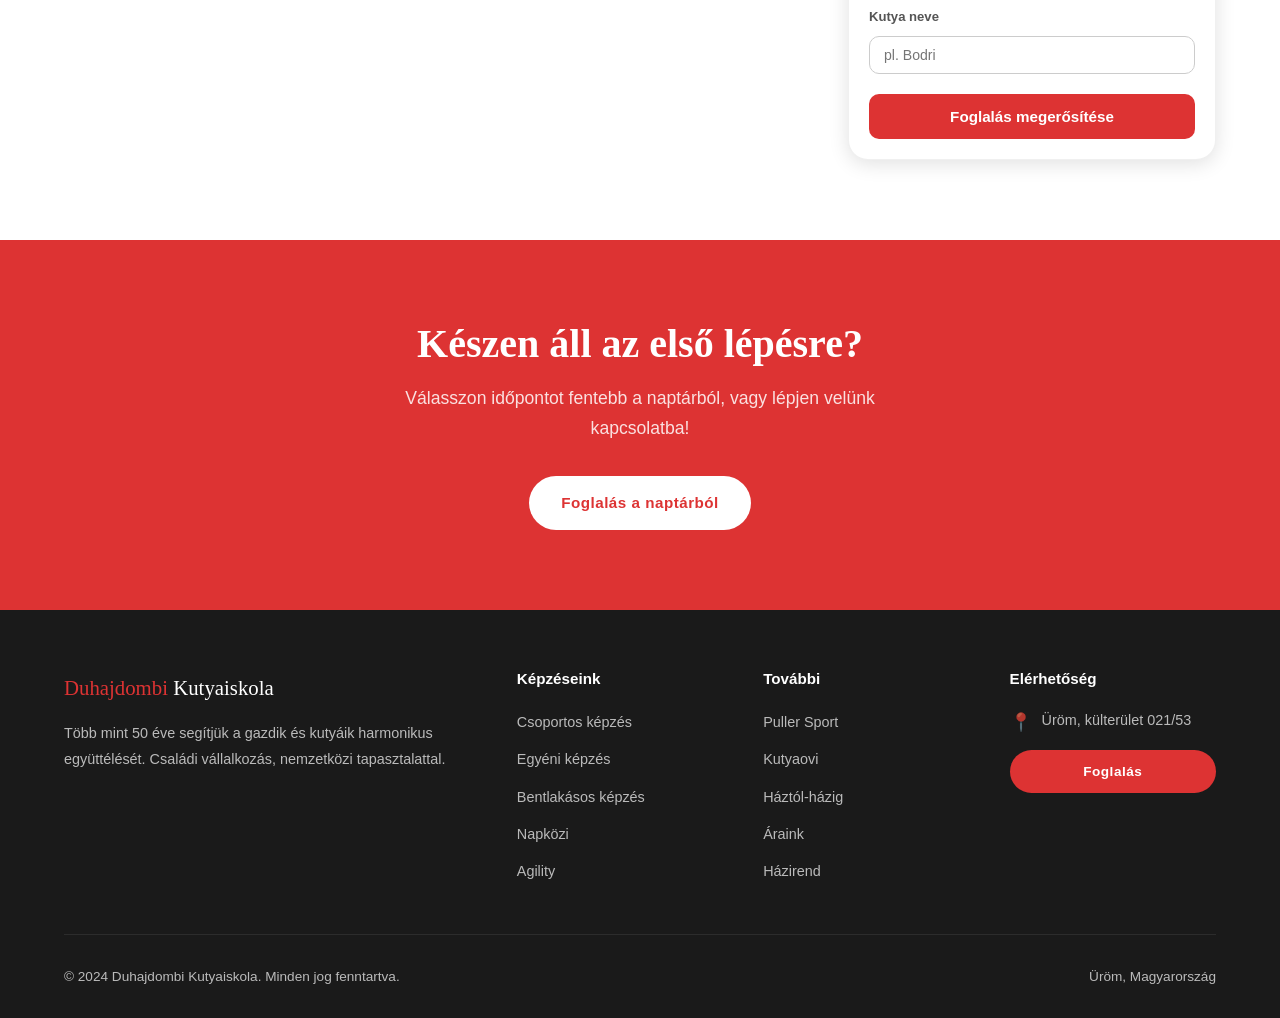
<file: bentlakasos.html>
<!DOCTYPE html>
<html lang="hu">
<head>
  <meta charset="UTF-8">
  <meta name="viewport" content="width=device-width, initial-scale=1.0">
  <title>Bentlakásos képzés | Duhajdombi Kutyaiskola - Üröm</title>
  <meta name="description" content="Bentlakásos kutyaképzés a Duhajdombi Kutyaiskolában. 4-6 hetes intenzív program videós visszajelzéssel. 6 000 - 10 000 Ft/nap.">
  <link rel="stylesheet" href="css/styles.css">
  <link rel="icon" href="data:image/svg+xml,<svg xmlns='http://www.w3.org/2000/svg' viewBox='0 0 100 100'><text y='.9em' font-size='90'>🐕</text></svg>">
</head>
<body>

  <!-- Navbar -->
  <nav class="navbar" id="navbar">
    <div class="navbar-inner">
      <a href="index.html" class="logo">
        <div class="logo-icon">🐕</div>
        <div class="logo-text"><span>Duhajdombi</span> Kutyaiskola</div>
      </a>
      <div class="nav-links" id="navLinks">
        <a href="index.html">Kezdőlap</a>
        <div class="nav-dropdown">
          <a href="#" class="nav-dropdown-trigger">Képzéseink</a>
          <div class="nav-dropdown-menu">
            <a href="csoportos.html">Csoportos képzés</a>
            <a href="egyeni.html">Egyéni képzés</a>
            <a href="bentlakasos.html">Bentlakásos képzés</a>
            <a href="napkozi.html">Napközi</a>
            <a href="agility.html">Agility</a>
            <a href="puller.html">Puller Sport</a>
            <a href="kutyaovi.html">Kutyaovi</a>
            <a href="haztol-hazig.html">Háztól-házig</a>
          </div>
        </div>
        <a href="arak.html">Árak</a>
        <a href="hazirend.html">Házirend</a>
        <a href="kapcsolat.html">Kapcsolat</a>
        <a href="kapcsolat.html" class="btn btn-primary btn-sm">Foglalás</a>
      </div>
      <button class="hamburger" id="hamburger" aria-label="Menü megnyitása">
        <span></span>
        <span></span>
        <span></span>
      </button>
    </div>
  </nav>

  <!-- Page Header -->
  <section class="page-header">
    <div class="container">
      <div class="breadcrumb">
        <a href="index.html">Kezdőlap</a>
        <span>/</span>
        <span>Bentlakásos képzés</span>
      </div>
      <h1>Bentlakásos képzés</h1>
      <p>4-6 hetes intenzív program, ahol a kutya nálunk lakik és napi szinten foglalkozunk vele.</p>
    </div>
  </section>

  <!-- Service Detail -->
  <section class="service-detail">
    <div class="container">
      <div class="service-detail-grid">

        <!-- Content -->
        <div class="service-detail-content">
          <h2>Hogyan működik a bentlakásos képzés?</h2>
          <p>A bentlakásos képzés egy 4-6 hetes intenzív program, amelynek során a kutya nálunk lakik és napi rendszerességgel dolgozunk vele. Ez a leggyorsabb módja annak, hogy a kutya megbízható engedelmességet sajátítson el, mivel a kiképzők folyamatosan foglalkoznak vele.</p>
          <p>A program arányai: a kiképzők végzik a munka 80%-át, a gazdi pedig a 20%-ot. Ez azt jelenti, hogy a kutya a szakemberekkel tanul, de a gazdi is aktívan részt vesz a folyamatban, hogy az átadás zökkenőmentes legyen.</p>

          <h2>A program felépítése</h2>
          <ul>
            <li><strong>1-2. hét: Alapozás</strong> -- Ebben az időszakban nincs látogatás. A kutya megszokja az új környezetet, és megkezdődik az intenzív képzés.</li>
            <li><strong>3-4. hét: Közös munka</strong> -- Hétvégi látogatás, ahol a gazdi és a kutya közösen gyakorolnak a kiképző irányításával.</li>
            <li><strong>5-6. hét (ha szükséges):</strong> Finomhangolás és a gazdi felkészítése az önálló munkára.</li>
          </ul>

          <h2>Mit tanul a kutya?</h2>
          <ul>
            <li>Laza pórázon sétálás húzás nélkül</li>
            <li>Ül, fekvés, marad parancsok megbízható végrehajtása</li>
            <li>Kapuszabály (ajtón csak engedéllyel megy ki)</li>
            <li>Helyes üdvözlés -- ugrás és ugatás csökkentése</li>
            <li>Szocializáció más kutyákkal és emberekkel</li>
            <li>Videós visszajelzés a gazdinak a kutya fejlődéséről</li>
          </ul>

          <h2>Videós visszajelzés</h2>
          <p>A bentlakásos képzés során rendszeres videókat küldünk a gazdinak a kutya fejlődéséről. Így Ön is nyomon követheti, hogyan halad a kutyája, és felkészülhet a közös munkára a hétvégi látogatásokon.</p>
        </div>

        <!-- Sidebar -->
        <div class="service-sidebar">
          <div class="sidebar-card">
            <h3>💰 Áraink</h3>
            <div class="sidebar-price-row">
              <span>Csak elszállásolás</span>
              <span class="price">6 000 Ft/nap</span>
            </div>
            <div class="sidebar-price-row">
              <span>Napközivel</span>
              <span class="price">8 000 Ft/nap</span>
            </div>
            <div class="sidebar-price-row">
              <span>Napközi + képzés</span>
              <span class="price">10 000 Ft/nap</span>
            </div>
          </div>

          <div class="booking-widget">
            <div class="booking-widget-header">
              <h3>📅 Bentlakásos képzés foglalás</h3>
              <p>Válasszon időpontot az alábbi naptárból</p>
            </div>
            <div class="booking-calendar">
              <div class="booking-cal-nav">
                <button>&#8249;</button>
                <span class="booking-cal-month">2025. április</span>
                <button>&#8250;</button>
              </div>
              <div class="booking-cal-grid">
                <span class="booking-cal-day-label">H</span>
                <span class="booking-cal-day-label">K</span>
                <span class="booking-cal-day-label">Sze</span>
                <span class="booking-cal-day-label">Cs</span>
                <span class="booking-cal-day-label">P</span>
                <span class="booking-cal-day-label">Szo</span>
                <span class="booking-cal-day-label">V</span>
                <span class="booking-cal-day empty"></span>
                <span class="booking-cal-day past">1</span>
                <span class="booking-cal-day past">2</span>
                <span class="booking-cal-day past">3</span>
                <span class="booking-cal-day past">4</span>
                <span class="booking-cal-day past">5</span>
                <span class="booking-cal-day past">6</span>
                <span class="booking-cal-day past">7</span>
                <span class="booking-cal-day past">8</span>
                <span class="booking-cal-day past">9</span>
                <span class="booking-cal-day past">10</span>
                <span class="booking-cal-day past">11</span>
                <span class="booking-cal-day past">12</span>
                <span class="booking-cal-day past">13</span>
                <span class="booking-cal-day past">14</span>
                <span class="booking-cal-day past">15</span>
                <span class="booking-cal-day past">16</span>
                <span class="booking-cal-day past">17</span>
                <span class="booking-cal-day past">18</span>
                <span class="booking-cal-day today">19</span>
                <span class="booking-cal-day available selected">20</span>
                <span class="booking-cal-day available">21</span>
                <span class="booking-cal-day available">22</span>
                <span class="booking-cal-day available">23</span>
                <span class="booking-cal-day available">24</span>
                <span class="booking-cal-day available">25</span>
                <span class="booking-cal-day available">26</span>
                <span class="booking-cal-day available">27</span>
                <span class="booking-cal-day available">28</span>
                <span class="booking-cal-day available">29</span>
                <span class="booking-cal-day available">30</span>
              </div>
            </div>
            <div class="booking-timeslots">
              <div class="booking-timeslots-label">Elérhető időpontok - Ápr. 20.</div>
              <div class="booking-timeslot-grid">
                <div class="booking-timeslot selected">09:00<span class="slot-spots">Szabad kennel</span></div>
                <div class="booking-timeslot">10:00<span class="slot-spots">Szabad kennel</span></div>
                <div class="booking-timeslot full">14:00<span class="slot-spots">Nincs hely</span></div>
              </div>
            </div>
            <div class="booking-form-section">
              <div class="booking-summary">
                <div class="booking-summary-row">
                  <span class="label">Szolgáltatás</span>
                  <span class="value">Bentlakásos képzés</span>
                </div>
                <div class="booking-summary-row">
                  <span class="label">Időpont</span>
                  <span class="value">2025. ápr. 20. (vasárnap) 09:00</span>
                </div>
                <div class="booking-summary-row">
                  <span class="label">Ár</span>
                  <span class="value">10 000 Ft / alkalom</span>
                </div>
              </div>
              <div class="form-group">
                <label>Az Ön neve</label>
                <input type="text" placeholder="pl. Kiss János">
              </div>
              <div class="form-group">
                <label>Telefonszám</label>
                <input type="tel" placeholder="pl. 0630/123-4567">
              </div>
              <div class="form-group">
                <label>Kutya neve</label>
                <input type="text" placeholder="pl. Bodri">
              </div>
              <button class="booking-submit">Foglalás megerősítése</button>
            </div>
          </div>
        </div>

      </div>
    </div>
  </section>

  <!-- CTA -->
  <section class="cta-section">
    <div class="container">
      <h2>Készen áll az első lépésre?</h2>
      <p>Válasszon időpontot fentebb a naptárból, vagy lépjen velünk kapcsolatba!</p>
      <div class="cta-buttons">
        <a href="#" class="btn btn-white" onclick="document.querySelector('.booking-widget').scrollIntoView({behavior:'smooth'});return false;">Foglalás a naptárból</a>
      </div>
    </div>
  </section>

  <!-- Footer -->
  <footer class="footer">
    <div class="container">
      <div class="footer-grid">
        <div class="footer-brand">
          <span class="logo-text"><span style="color:var(--red)">Duhajdombi</span> Kutyaiskola</span>
          <p>Több mint 50 éve segítjük a gazdik és kutyáik harmonikus együttélését. Családi vállalkozás, nemzetközi tapasztalattal.</p>
        </div>
        <div>
          <h4>Képzéseink</h4>
          <ul>
            <li><a href="csoportos.html">Csoportos képzés</a></li>
            <li><a href="egyeni.html">Egyéni képzés</a></li>
            <li><a href="bentlakasos.html">Bentlakásos képzés</a></li>
            <li><a href="napkozi.html">Napközi</a></li>
            <li><a href="agility.html">Agility</a></li>
          </ul>
        </div>
        <div>
          <h4>További</h4>
          <ul>
            <li><a href="puller.html">Puller Sport</a></li>
            <li><a href="kutyaovi.html">Kutyaovi</a></li>
            <li><a href="haztol-hazig.html">Háztól-házig</a></li>
            <li><a href="arak.html">Áraink</a></li>
            <li><a href="hazirend.html">Házirend</a></li>
          </ul>
        </div>
        <div>
          <h4>Elérhetőség</h4>
          <div class="footer-contact-item">
            <span class="icon">📍</span>
            <span>Üröm, külterület 021/53</span>
          </div>
          <div class="footer-contact-item">
            <a href="kapcsolat.html" class="btn btn-primary btn-sm" style="width:100%;justify-content:center;">Foglalás</a>
          </div>
        </div>
      </div>
      <div class="footer-bottom">
        <span>&copy; 2024 Duhajdombi Kutyaiskola. Minden jog fenntartva.</span>
        <span>Üröm, Magyarország</span>
      </div>
    </div>
  </footer>

  <script src="js/main.js"></script>
</body>
</html>
</file>
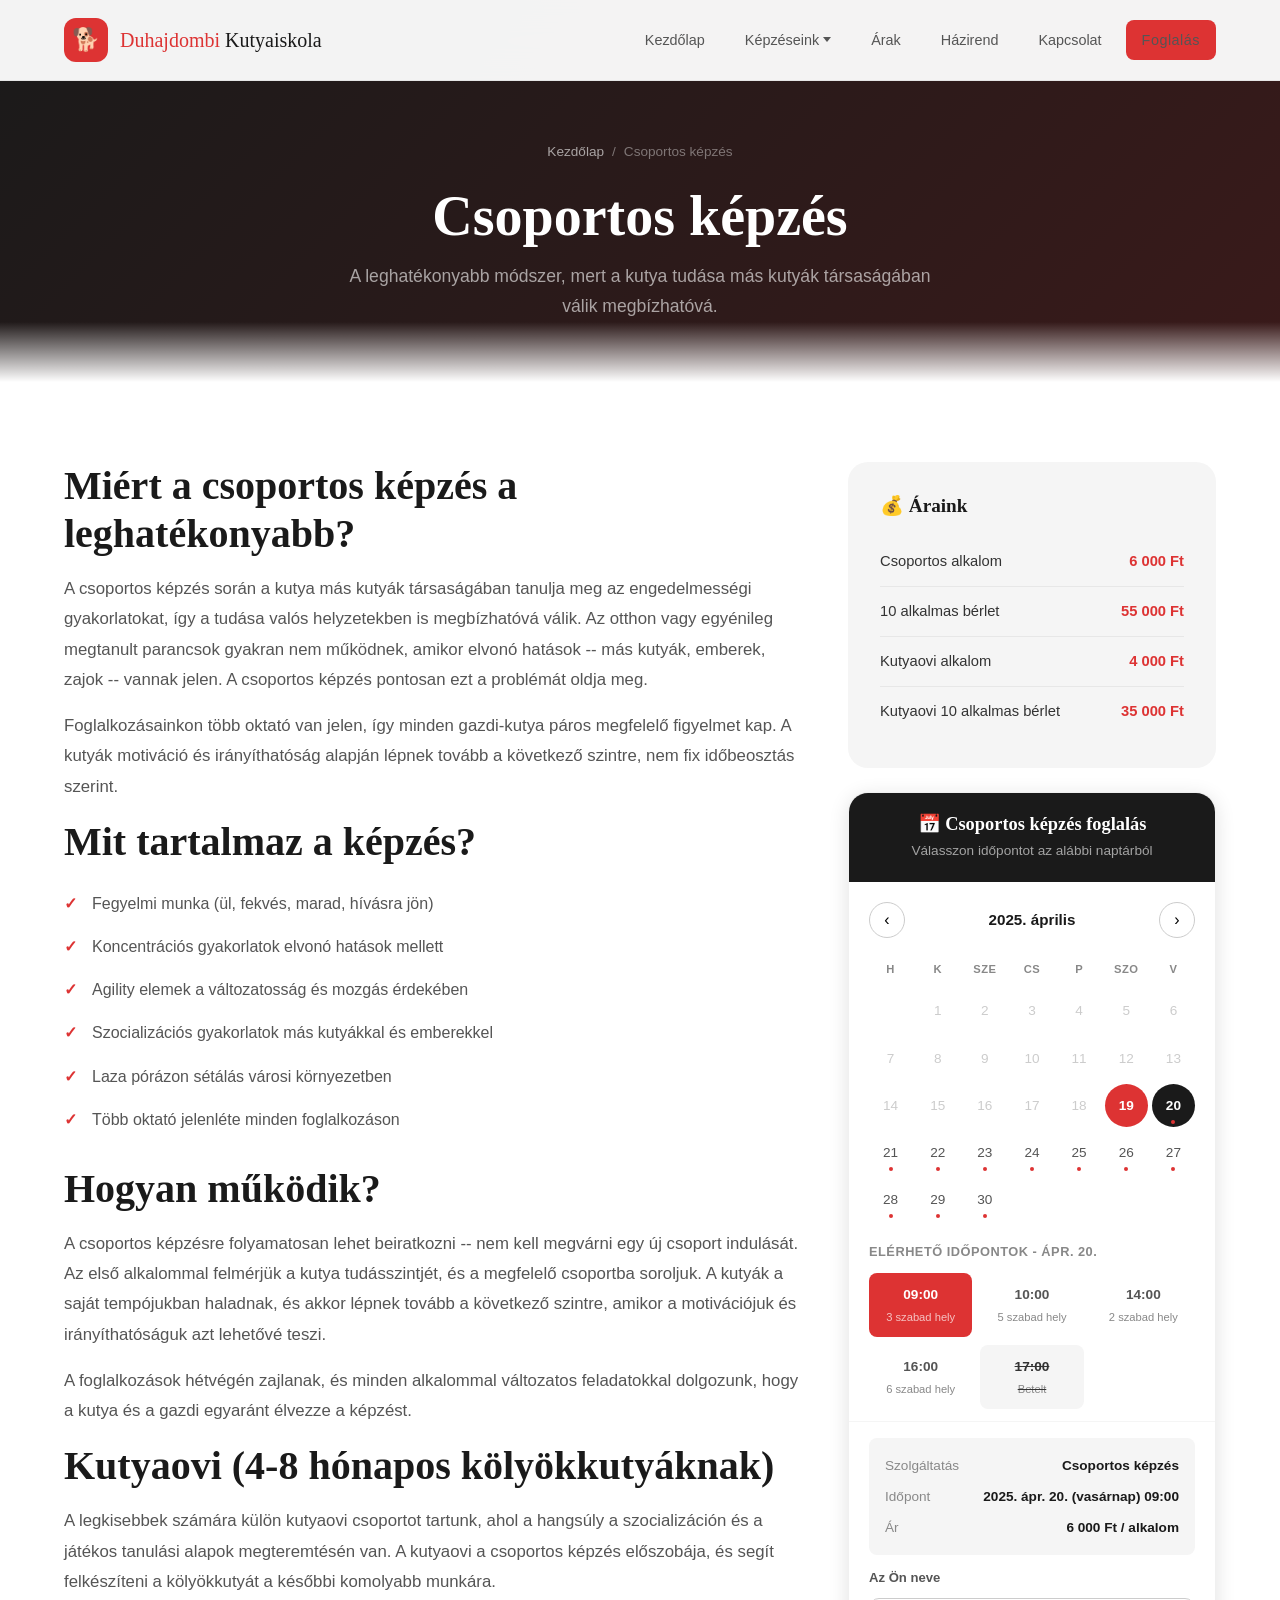
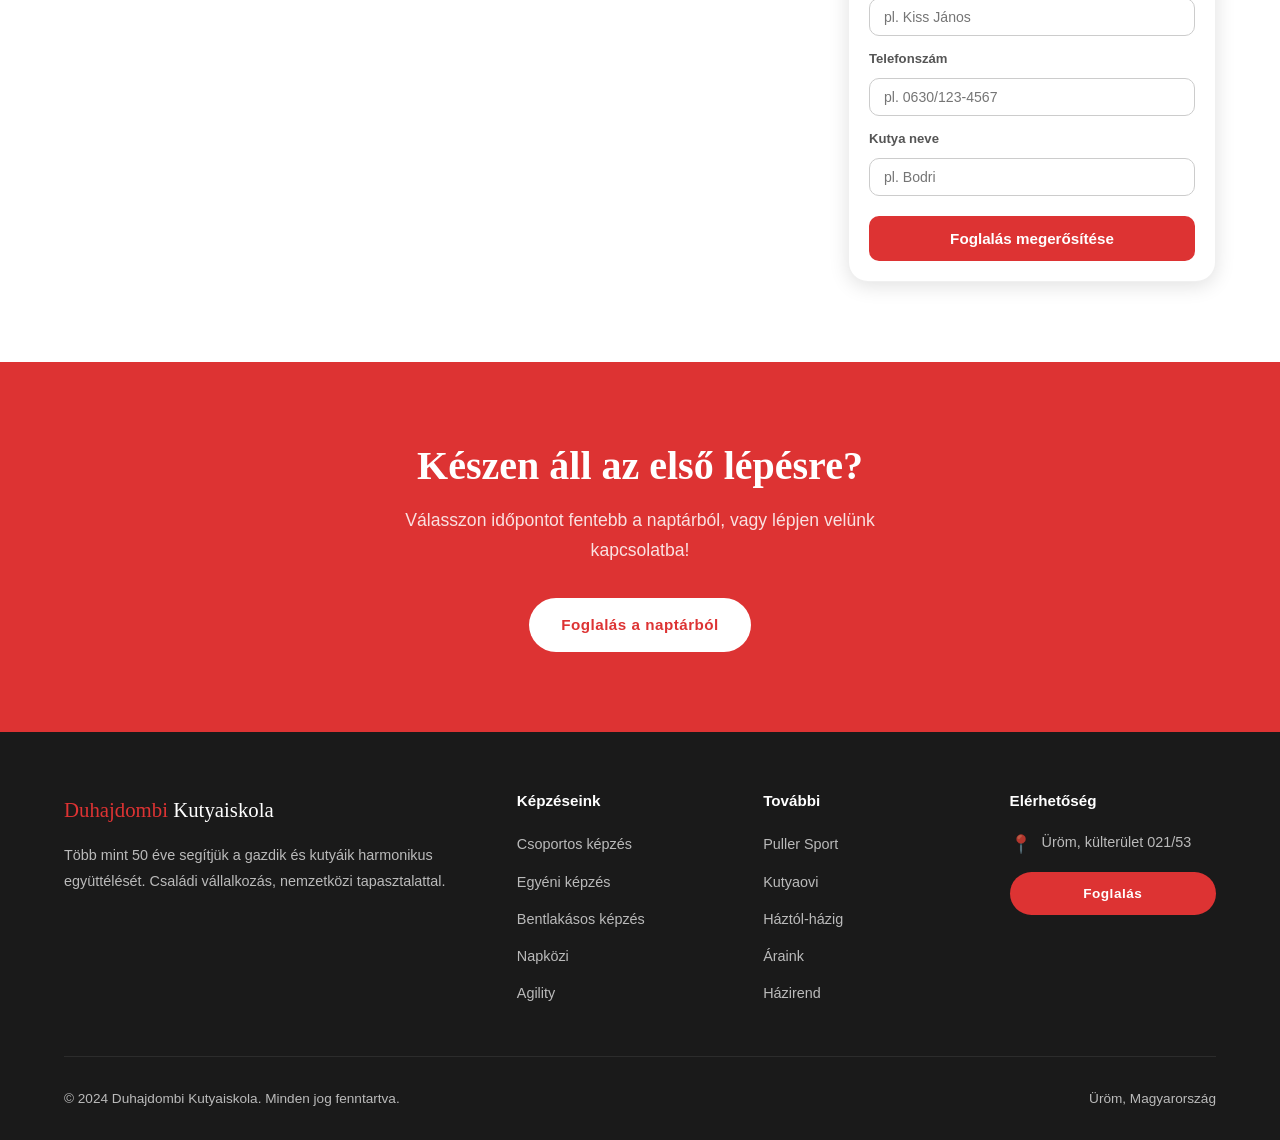
<file: csoportos.html>
<!DOCTYPE html>
<html lang="hu">
<head>
  <meta charset="UTF-8">
  <meta name="viewport" content="width=device-width, initial-scale=1.0">
  <title>Csoportos képzés | Duhajdombi Kutyaiskola - Üröm</title>
  <meta name="description" content="Csoportos kutyaképzés a Duhajdombi Kutyaiskolában. Fegyelmi munka, agility, szocializáció más kutyák társaságában. 6 000 Ft/alkalom.">
  <link rel="stylesheet" href="css/styles.css">
  <link rel="icon" href="data:image/svg+xml,<svg xmlns='http://www.w3.org/2000/svg' viewBox='0 0 100 100'><text y='.9em' font-size='90'>🐕</text></svg>">
</head>
<body>

  <!-- Navbar -->
  <nav class="navbar" id="navbar">
    <div class="navbar-inner">
      <a href="index.html" class="logo">
        <div class="logo-icon">🐕</div>
        <div class="logo-text"><span>Duhajdombi</span> Kutyaiskola</div>
      </a>
      <div class="nav-links" id="navLinks">
        <a href="index.html">Kezdőlap</a>
        <div class="nav-dropdown">
          <a href="#" class="nav-dropdown-trigger">Képzéseink</a>
          <div class="nav-dropdown-menu">
            <a href="csoportos.html">Csoportos képzés</a>
            <a href="egyeni.html">Egyéni képzés</a>
            <a href="bentlakasos.html">Bentlakásos képzés</a>
            <a href="napkozi.html">Napközi</a>
            <a href="agility.html">Agility</a>
            <a href="puller.html">Puller Sport</a>
            <a href="kutyaovi.html">Kutyaovi</a>
            <a href="haztol-hazig.html">Háztól-házig</a>
          </div>
        </div>
        <a href="arak.html">Árak</a>
        <a href="hazirend.html">Házirend</a>
        <a href="kapcsolat.html">Kapcsolat</a>
        <a href="kapcsolat.html" class="btn btn-primary btn-sm">Foglalás</a>
      </div>
      <button class="hamburger" id="hamburger" aria-label="Menü megnyitása">
        <span></span>
        <span></span>
        <span></span>
      </button>
    </div>
  </nav>

  <!-- Page Header -->
  <section class="page-header">
    <div class="container">
      <div class="breadcrumb">
        <a href="index.html">Kezdőlap</a>
        <span>/</span>
        <span>Csoportos képzés</span>
      </div>
      <h1>Csoportos képzés</h1>
      <p>A leghatékonyabb módszer, mert a kutya tudása más kutyák társaságában válik megbízhatóvá.</p>
    </div>
  </section>

  <!-- Service Detail -->
  <section class="service-detail">
    <div class="container">
      <div class="service-detail-grid">

        <!-- Content -->
        <div class="service-detail-content">
          <h2>Miért a csoportos képzés a leghatékonyabb?</h2>
          <p>A csoportos képzés során a kutya más kutyák társaságában tanulja meg az engedelmességi gyakorlatokat, így a tudása valós helyzetekben is megbízhatóvá válik. Az otthon vagy egyénileg megtanult parancsok gyakran nem működnek, amikor elvonó hatások -- más kutyák, emberek, zajok -- vannak jelen. A csoportos képzés pontosan ezt a problémát oldja meg.</p>
          <p>Foglalkozásainkon több oktató van jelen, így minden gazdi-kutya páros megfelelő figyelmet kap. A kutyák motiváció és irányíthatóság alapján lépnek tovább a következő szintre, nem fix időbeosztás szerint.</p>

          <h2>Mit tartalmaz a képzés?</h2>
          <ul>
            <li>Fegyelmi munka (ül, fekvés, marad, hívásra jön)</li>
            <li>Koncentrációs gyakorlatok elvonó hatások mellett</li>
            <li>Agility elemek a változatosság és mozgás érdekében</li>
            <li>Szocializációs gyakorlatok más kutyákkal és emberekkel</li>
            <li>Laza pórázon sétálás városi környezetben</li>
            <li>Több oktató jelenléte minden foglalkozáson</li>
          </ul>

          <h2>Hogyan működik?</h2>
          <p>A csoportos képzésre folyamatosan lehet beiratkozni -- nem kell megvárni egy új csoport indulását. Az első alkalommal felmérjük a kutya tudásszintjét, és a megfelelő csoportba soroljuk. A kutyák a saját tempójukban haladnak, és akkor lépnek tovább a következő szintre, amikor a motivációjuk és irányíthatóságuk azt lehetővé teszi.</p>
          <p>A foglalkozások hétvégén zajlanak, és minden alkalommal változatos feladatokkal dolgozunk, hogy a kutya és a gazdi egyaránt élvezze a képzést.</p>

          <h2>Kutyaovi (4-8 hónapos kölyökkutyáknak)</h2>
          <p>A legkisebbek számára külön kutyaovi csoportot tartunk, ahol a hangsúly a szocializáción és a játékos tanulási alapok megteremtésén van. A kutyaovi a csoportos képzés előszobája, és segít felkészíteni a kölyökkutyát a későbbi komolyabb munkára.</p>
        </div>

        <!-- Sidebar -->
        <div class="service-sidebar">
          <div class="sidebar-card">
            <h3>💰 Áraink</h3>
            <div class="sidebar-price-row">
              <span>Csoportos alkalom</span>
              <span class="price">6 000 Ft</span>
            </div>
            <div class="sidebar-price-row">
              <span>10 alkalmas bérlet</span>
              <span class="price">55 000 Ft</span>
            </div>
            <div class="sidebar-price-row">
              <span>Kutyaovi alkalom</span>
              <span class="price">4 000 Ft</span>
            </div>
            <div class="sidebar-price-row">
              <span>Kutyaovi 10 alkalmas bérlet</span>
              <span class="price">35 000 Ft</span>
            </div>
          </div>

          <div class="booking-widget">
            <div class="booking-widget-header">
              <h3>📅 Csoportos képzés foglalás</h3>
              <p>Válasszon időpontot az alábbi naptárból</p>
            </div>
            <div class="booking-calendar">
              <div class="booking-cal-nav">
                <button>&#8249;</button>
                <span class="booking-cal-month">2025. április</span>
                <button>&#8250;</button>
              </div>
              <div class="booking-cal-grid">
                <span class="booking-cal-day-label">H</span>
                <span class="booking-cal-day-label">K</span>
                <span class="booking-cal-day-label">Sze</span>
                <span class="booking-cal-day-label">Cs</span>
                <span class="booking-cal-day-label">P</span>
                <span class="booking-cal-day-label">Szo</span>
                <span class="booking-cal-day-label">V</span>
                <span class="booking-cal-day empty"></span>
                <span class="booking-cal-day past">1</span>
                <span class="booking-cal-day past">2</span>
                <span class="booking-cal-day past">3</span>
                <span class="booking-cal-day past">4</span>
                <span class="booking-cal-day past">5</span>
                <span class="booking-cal-day past">6</span>
                <span class="booking-cal-day past">7</span>
                <span class="booking-cal-day past">8</span>
                <span class="booking-cal-day past">9</span>
                <span class="booking-cal-day past">10</span>
                <span class="booking-cal-day past">11</span>
                <span class="booking-cal-day past">12</span>
                <span class="booking-cal-day past">13</span>
                <span class="booking-cal-day past">14</span>
                <span class="booking-cal-day past">15</span>
                <span class="booking-cal-day past">16</span>
                <span class="booking-cal-day past">17</span>
                <span class="booking-cal-day past">18</span>
                <span class="booking-cal-day today">19</span>
                <span class="booking-cal-day available selected">20</span>
                <span class="booking-cal-day available">21</span>
                <span class="booking-cal-day available">22</span>
                <span class="booking-cal-day available">23</span>
                <span class="booking-cal-day available">24</span>
                <span class="booking-cal-day available">25</span>
                <span class="booking-cal-day available">26</span>
                <span class="booking-cal-day available">27</span>
                <span class="booking-cal-day available">28</span>
                <span class="booking-cal-day available">29</span>
                <span class="booking-cal-day available">30</span>
              </div>
            </div>
            <div class="booking-timeslots">
              <div class="booking-timeslots-label">Elérhető időpontok - Ápr. 20.</div>
              <div class="booking-timeslot-grid">
                <div class="booking-timeslot selected">09:00<span class="slot-spots">3 szabad hely</span></div>
                <div class="booking-timeslot">10:00<span class="slot-spots">5 szabad hely</span></div>
                <div class="booking-timeslot">14:00<span class="slot-spots">2 szabad hely</span></div>
                <div class="booking-timeslot">16:00<span class="slot-spots">6 szabad hely</span></div>
                <div class="booking-timeslot full">17:00<span class="slot-spots">Betelt</span></div>
              </div>
            </div>
            <div class="booking-form-section">
              <div class="booking-summary">
                <div class="booking-summary-row">
                  <span class="label">Szolgáltatás</span>
                  <span class="value">Csoportos képzés</span>
                </div>
                <div class="booking-summary-row">
                  <span class="label">Időpont</span>
                  <span class="value">2025. ápr. 20. (vasárnap) 09:00</span>
                </div>
                <div class="booking-summary-row">
                  <span class="label">Ár</span>
                  <span class="value">6 000 Ft / alkalom</span>
                </div>
              </div>
              <div class="form-group">
                <label>Az Ön neve</label>
                <input type="text" placeholder="pl. Kiss János">
              </div>
              <div class="form-group">
                <label>Telefonszám</label>
                <input type="tel" placeholder="pl. 0630/123-4567">
              </div>
              <div class="form-group">
                <label>Kutya neve</label>
                <input type="text" placeholder="pl. Bodri">
              </div>
              <button class="booking-submit">Foglalás megerősítése</button>
            </div>
          </div>
        </div>

      </div>
    </div>
  </section>

  <!-- CTA -->
  <section class="cta-section">
    <div class="container">
      <h2>Készen áll az első lépésre?</h2>
      <p>Válasszon időpontot fentebb a naptárból, vagy lépjen velünk kapcsolatba!</p>
      <div class="cta-buttons">
        <a href="#" class="btn btn-white" onclick="document.querySelector('.booking-widget').scrollIntoView({behavior:'smooth'});return false;">Foglalás a naptárból</a>
      </div>
    </div>
  </section>

  <!-- Footer -->
  <footer class="footer">
    <div class="container">
      <div class="footer-grid">
        <div class="footer-brand">
          <span class="logo-text"><span style="color:var(--red)">Duhajdombi</span> Kutyaiskola</span>
          <p>Több mint 50 éve segítjük a gazdik és kutyáik harmonikus együttélését. Családi vállalkozás, nemzetközi tapasztalattal.</p>
        </div>
        <div>
          <h4>Képzéseink</h4>
          <ul>
            <li><a href="csoportos.html">Csoportos képzés</a></li>
            <li><a href="egyeni.html">Egyéni képzés</a></li>
            <li><a href="bentlakasos.html">Bentlakásos képzés</a></li>
            <li><a href="napkozi.html">Napközi</a></li>
            <li><a href="agility.html">Agility</a></li>
          </ul>
        </div>
        <div>
          <h4>További</h4>
          <ul>
            <li><a href="puller.html">Puller Sport</a></li>
            <li><a href="kutyaovi.html">Kutyaovi</a></li>
            <li><a href="haztol-hazig.html">Háztól-házig</a></li>
            <li><a href="arak.html">Áraink</a></li>
            <li><a href="hazirend.html">Házirend</a></li>
          </ul>
        </div>
        <div>
          <h4>Elérhetőség</h4>
          <div class="footer-contact-item">
            <span class="icon">📍</span>
            <span>Üröm, külterület 021/53</span>
          </div>
          <div class="footer-contact-item">
            <a href="kapcsolat.html" class="btn btn-primary btn-sm" style="width:100%;justify-content:center;">Foglalás</a>
          </div>
        </div>
      </div>
      <div class="footer-bottom">
        <span>&copy; 2024 Duhajdombi Kutyaiskola. Minden jog fenntartva.</span>
        <span>Üröm, Magyarország</span>
      </div>
    </div>
  </footer>

  <script src="js/main.js"></script>
</body>
</html>
</file>
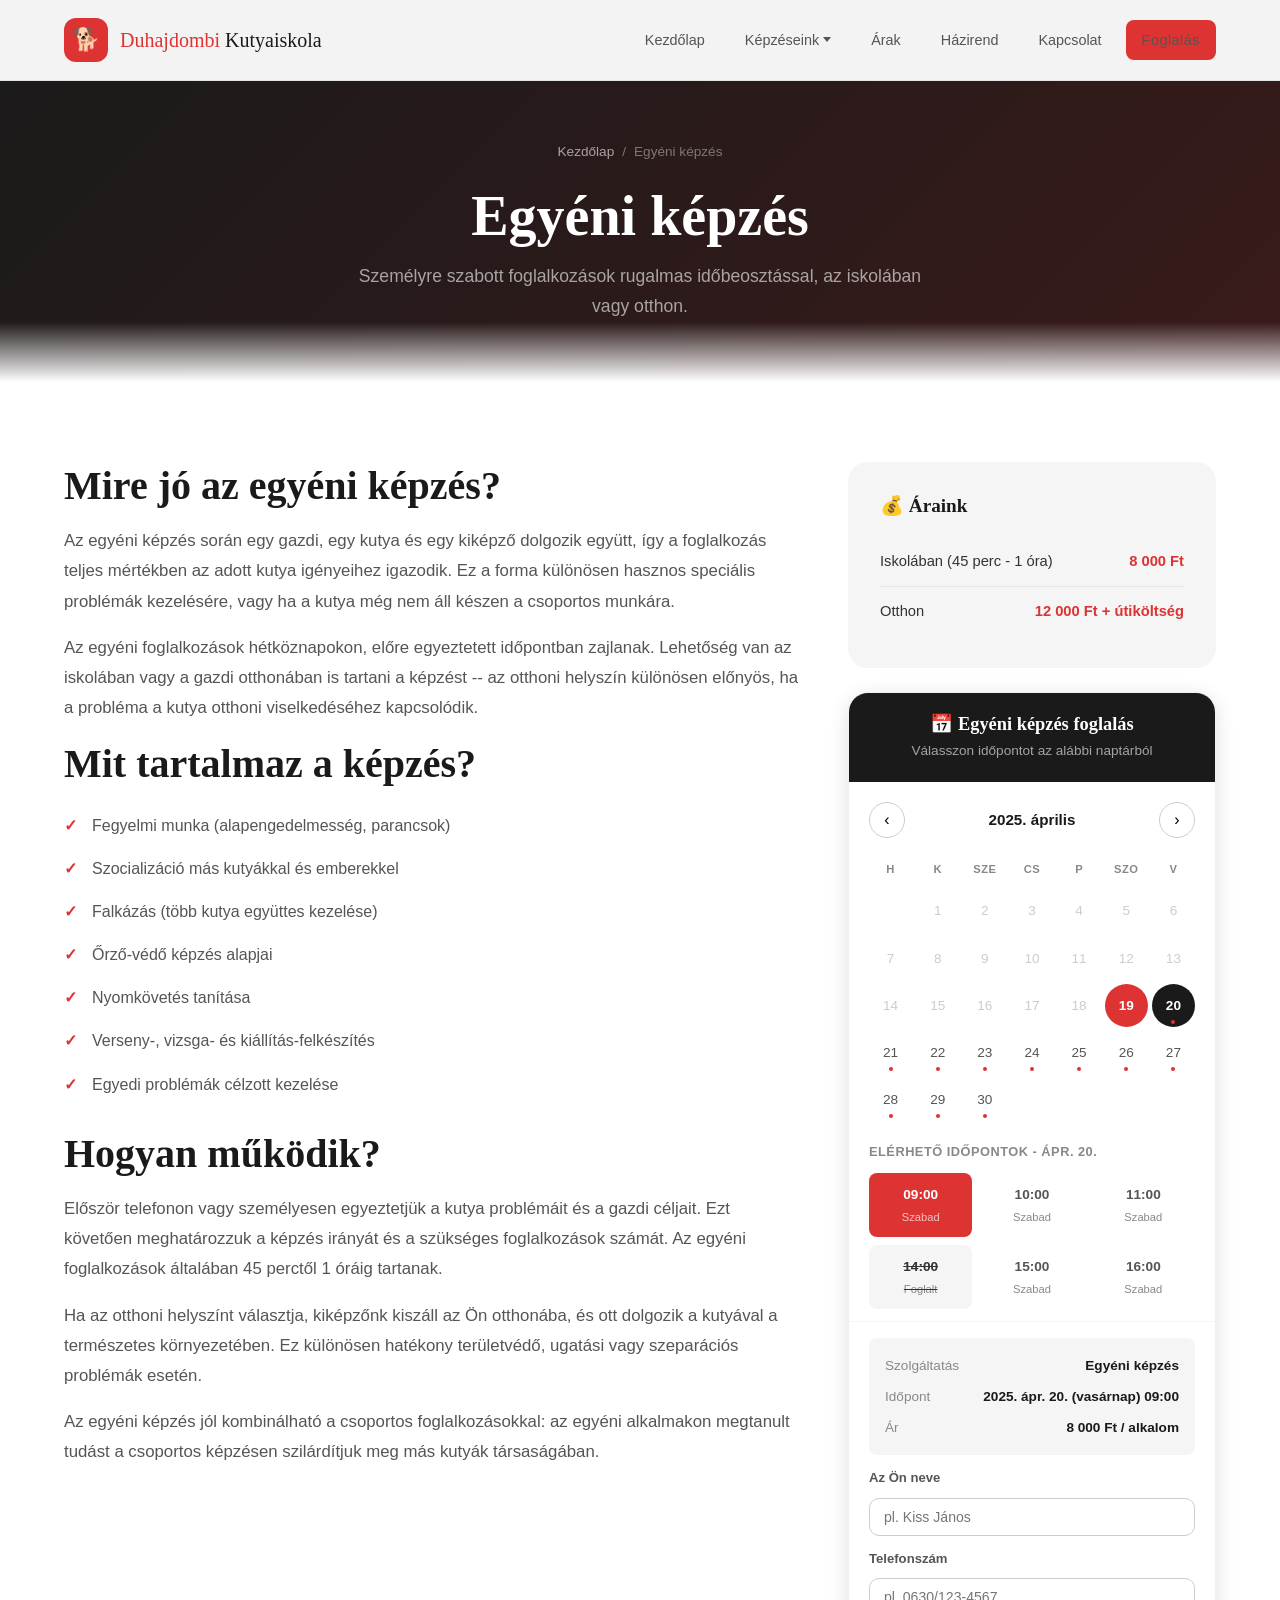
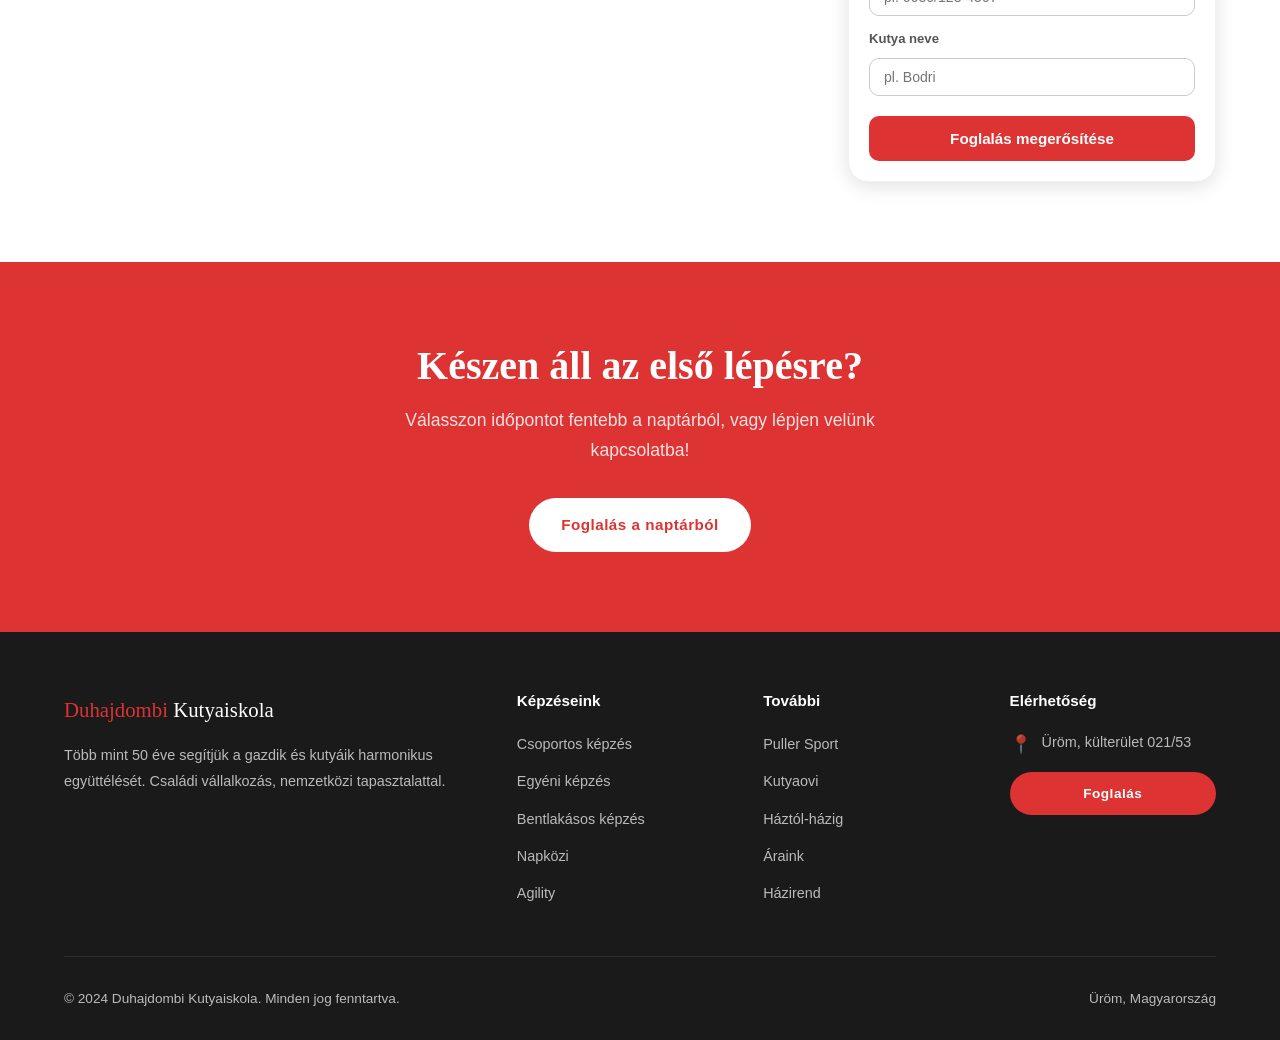
<file: egyeni.html>
<!DOCTYPE html>
<html lang="hu">
<head>
  <meta charset="UTF-8">
  <meta name="viewport" content="width=device-width, initial-scale=1.0">
  <title>Egyéni képzés | Duhajdombi Kutyaiskola - Üröm</title>
  <meta name="description" content="Egyéni kutyaképzés a Duhajdombi Kutyaiskolában. Személyre szabott foglalkozások az iskolában vagy otthon. 8 000 Ft/alkalom.">
  <link rel="stylesheet" href="css/styles.css">
  <link rel="icon" href="data:image/svg+xml,<svg xmlns='http://www.w3.org/2000/svg' viewBox='0 0 100 100'><text y='.9em' font-size='90'>🐕</text></svg>">
</head>
<body>

  <!-- Navbar -->
  <nav class="navbar" id="navbar">
    <div class="navbar-inner">
      <a href="index.html" class="logo">
        <div class="logo-icon">🐕</div>
        <div class="logo-text"><span>Duhajdombi</span> Kutyaiskola</div>
      </a>
      <div class="nav-links" id="navLinks">
        <a href="index.html">Kezdőlap</a>
        <div class="nav-dropdown">
          <a href="#" class="nav-dropdown-trigger">Képzéseink</a>
          <div class="nav-dropdown-menu">
            <a href="csoportos.html">Csoportos képzés</a>
            <a href="egyeni.html">Egyéni képzés</a>
            <a href="bentlakasos.html">Bentlakásos képzés</a>
            <a href="napkozi.html">Napközi</a>
            <a href="agility.html">Agility</a>
            <a href="puller.html">Puller Sport</a>
            <a href="kutyaovi.html">Kutyaovi</a>
            <a href="haztol-hazig.html">Háztól-házig</a>
          </div>
        </div>
        <a href="arak.html">Árak</a>
        <a href="hazirend.html">Házirend</a>
        <a href="kapcsolat.html">Kapcsolat</a>
        <a href="kapcsolat.html" class="btn btn-primary btn-sm">Foglalás</a>
      </div>
      <button class="hamburger" id="hamburger" aria-label="Menü megnyitása">
        <span></span>
        <span></span>
        <span></span>
      </button>
    </div>
  </nav>

  <!-- Page Header -->
  <section class="page-header">
    <div class="container">
      <div class="breadcrumb">
        <a href="index.html">Kezdőlap</a>
        <span>/</span>
        <span>Egyéni képzés</span>
      </div>
      <h1>Egyéni képzés</h1>
      <p>Személyre szabott foglalkozások rugalmas időbeosztással, az iskolában vagy otthon.</p>
    </div>
  </section>

  <!-- Service Detail -->
  <section class="service-detail">
    <div class="container">
      <div class="service-detail-grid">

        <!-- Content -->
        <div class="service-detail-content">
          <h2>Mire jó az egyéni képzés?</h2>
          <p>Az egyéni képzés során egy gazdi, egy kutya és egy kiképző dolgozik együtt, így a foglalkozás teljes mértékben az adott kutya igényeihez igazodik. Ez a forma különösen hasznos speciális problémák kezelésére, vagy ha a kutya még nem áll készen a csoportos munkára.</p>
          <p>Az egyéni foglalkozások hétköznapokon, előre egyeztetett időpontban zajlanak. Lehetőség van az iskolában vagy a gazdi otthonában is tartani a képzést -- az otthoni helyszín különösen előnyös, ha a probléma a kutya otthoni viselkedéséhez kapcsolódik.</p>

          <h2>Mit tartalmaz a képzés?</h2>
          <ul>
            <li>Fegyelmi munka (alapengedelmesség, parancsok)</li>
            <li>Szocializáció más kutyákkal és emberekkel</li>
            <li>Falkázás (több kutya együttes kezelése)</li>
            <li>Őrző-védő képzés alapjai</li>
            <li>Nyomkövetés tanítása</li>
            <li>Verseny-, vizsga- és kiállítás-felkészítés</li>
            <li>Egyedi problémák célzott kezelése</li>
          </ul>

          <h2>Hogyan működik?</h2>
          <p>Először telefonon vagy személyesen egyeztetjük a kutya problémáit és a gazdi céljait. Ezt követően meghatározzuk a képzés irányát és a szükséges foglalkozások számát. Az egyéni foglalkozások általában 45 perctől 1 óráig tartanak.</p>
          <p>Ha az otthoni helyszínt választja, kiképzőnk kiszáll az Ön otthonába, és ott dolgozik a kutyával a természetes környezetében. Ez különösen hatékony területvédő, ugatási vagy szeparációs problémák esetén.</p>
          <p>Az egyéni képzés jól kombinálható a csoportos foglalkozásokkal: az egyéni alkalmakon megtanult tudást a csoportos képzésen szilárdítjuk meg más kutyák társaságában.</p>
        </div>

        <!-- Sidebar -->
        <div class="service-sidebar">
          <div class="sidebar-card">
            <h3>💰 Áraink</h3>
            <div class="sidebar-price-row">
              <span>Iskolában (45 perc - 1 óra)</span>
              <span class="price">8 000 Ft</span>
            </div>
            <div class="sidebar-price-row">
              <span>Otthon</span>
              <span class="price">12 000 Ft + útiköltség</span>
            </div>
          </div>

          <div class="booking-widget">
            <div class="booking-widget-header">
              <h3>📅 Egyéni képzés foglalás</h3>
              <p>Válasszon időpontot az alábbi naptárból</p>
            </div>
            <div class="booking-calendar">
              <div class="booking-cal-nav">
                <button>&#8249;</button>
                <span class="booking-cal-month">2025. április</span>
                <button>&#8250;</button>
              </div>
              <div class="booking-cal-grid">
                <span class="booking-cal-day-label">H</span>
                <span class="booking-cal-day-label">K</span>
                <span class="booking-cal-day-label">Sze</span>
                <span class="booking-cal-day-label">Cs</span>
                <span class="booking-cal-day-label">P</span>
                <span class="booking-cal-day-label">Szo</span>
                <span class="booking-cal-day-label">V</span>
                <span class="booking-cal-day empty"></span>
                <span class="booking-cal-day past">1</span>
                <span class="booking-cal-day past">2</span>
                <span class="booking-cal-day past">3</span>
                <span class="booking-cal-day past">4</span>
                <span class="booking-cal-day past">5</span>
                <span class="booking-cal-day past">6</span>
                <span class="booking-cal-day past">7</span>
                <span class="booking-cal-day past">8</span>
                <span class="booking-cal-day past">9</span>
                <span class="booking-cal-day past">10</span>
                <span class="booking-cal-day past">11</span>
                <span class="booking-cal-day past">12</span>
                <span class="booking-cal-day past">13</span>
                <span class="booking-cal-day past">14</span>
                <span class="booking-cal-day past">15</span>
                <span class="booking-cal-day past">16</span>
                <span class="booking-cal-day past">17</span>
                <span class="booking-cal-day past">18</span>
                <span class="booking-cal-day today">19</span>
                <span class="booking-cal-day available selected">20</span>
                <span class="booking-cal-day available">21</span>
                <span class="booking-cal-day available">22</span>
                <span class="booking-cal-day available">23</span>
                <span class="booking-cal-day available">24</span>
                <span class="booking-cal-day available">25</span>
                <span class="booking-cal-day available">26</span>
                <span class="booking-cal-day available">27</span>
                <span class="booking-cal-day available">28</span>
                <span class="booking-cal-day available">29</span>
                <span class="booking-cal-day available">30</span>
              </div>
            </div>
            <div class="booking-timeslots">
              <div class="booking-timeslots-label">Elérhető időpontok - Ápr. 20.</div>
              <div class="booking-timeslot-grid">
                <div class="booking-timeslot selected">09:00<span class="slot-spots">Szabad</span></div>
                <div class="booking-timeslot">10:00<span class="slot-spots">Szabad</span></div>
                <div class="booking-timeslot">11:00<span class="slot-spots">Szabad</span></div>
                <div class="booking-timeslot full">14:00<span class="slot-spots">Foglalt</span></div>
                <div class="booking-timeslot">15:00<span class="slot-spots">Szabad</span></div>
                <div class="booking-timeslot">16:00<span class="slot-spots">Szabad</span></div>
              </div>
            </div>
            <div class="booking-form-section">
              <div class="booking-summary">
                <div class="booking-summary-row">
                  <span class="label">Szolgáltatás</span>
                  <span class="value">Egyéni képzés</span>
                </div>
                <div class="booking-summary-row">
                  <span class="label">Időpont</span>
                  <span class="value">2025. ápr. 20. (vasárnap) 09:00</span>
                </div>
                <div class="booking-summary-row">
                  <span class="label">Ár</span>
                  <span class="value">8 000 Ft / alkalom</span>
                </div>
              </div>
              <div class="form-group">
                <label>Az Ön neve</label>
                <input type="text" placeholder="pl. Kiss János">
              </div>
              <div class="form-group">
                <label>Telefonszám</label>
                <input type="tel" placeholder="pl. 0630/123-4567">
              </div>
              <div class="form-group">
                <label>Kutya neve</label>
                <input type="text" placeholder="pl. Bodri">
              </div>
              <button class="booking-submit">Foglalás megerősítése</button>
            </div>
          </div>
        </div>

      </div>
    </div>
  </section>

  <!-- CTA -->
  <section class="cta-section">
    <div class="container">
      <h2>Készen áll az első lépésre?</h2>
      <p>Válasszon időpontot fentebb a naptárból, vagy lépjen velünk kapcsolatba!</p>
      <div class="cta-buttons">
        <a href="#" class="btn btn-white" onclick="document.querySelector('.booking-widget').scrollIntoView({behavior:'smooth'});return false;">Foglalás a naptárból</a>
      </div>
    </div>
  </section>

  <!-- Footer -->
  <footer class="footer">
    <div class="container">
      <div class="footer-grid">
        <div class="footer-brand">
          <span class="logo-text"><span style="color:var(--red)">Duhajdombi</span> Kutyaiskola</span>
          <p>Több mint 50 éve segítjük a gazdik és kutyáik harmonikus együttélését. Családi vállalkozás, nemzetközi tapasztalattal.</p>
        </div>
        <div>
          <h4>Képzéseink</h4>
          <ul>
            <li><a href="csoportos.html">Csoportos képzés</a></li>
            <li><a href="egyeni.html">Egyéni képzés</a></li>
            <li><a href="bentlakasos.html">Bentlakásos képzés</a></li>
            <li><a href="napkozi.html">Napközi</a></li>
            <li><a href="agility.html">Agility</a></li>
          </ul>
        </div>
        <div>
          <h4>További</h4>
          <ul>
            <li><a href="puller.html">Puller Sport</a></li>
            <li><a href="kutyaovi.html">Kutyaovi</a></li>
            <li><a href="haztol-hazig.html">Háztól-házig</a></li>
            <li><a href="arak.html">Áraink</a></li>
            <li><a href="hazirend.html">Házirend</a></li>
          </ul>
        </div>
        <div>
          <h4>Elérhetőség</h4>
          <div class="footer-contact-item">
            <span class="icon">📍</span>
            <span>Üröm, külterület 021/53</span>
          </div>
          <div class="footer-contact-item">
            <a href="kapcsolat.html" class="btn btn-primary btn-sm" style="width:100%;justify-content:center;">Foglalás</a>
          </div>
        </div>
      </div>
      <div class="footer-bottom">
        <span>&copy; 2024 Duhajdombi Kutyaiskola. Minden jog fenntartva.</span>
        <span>Üröm, Magyarország</span>
      </div>
    </div>
  </footer>

  <script src="js/main.js"></script>
</body>
</html>
</file>
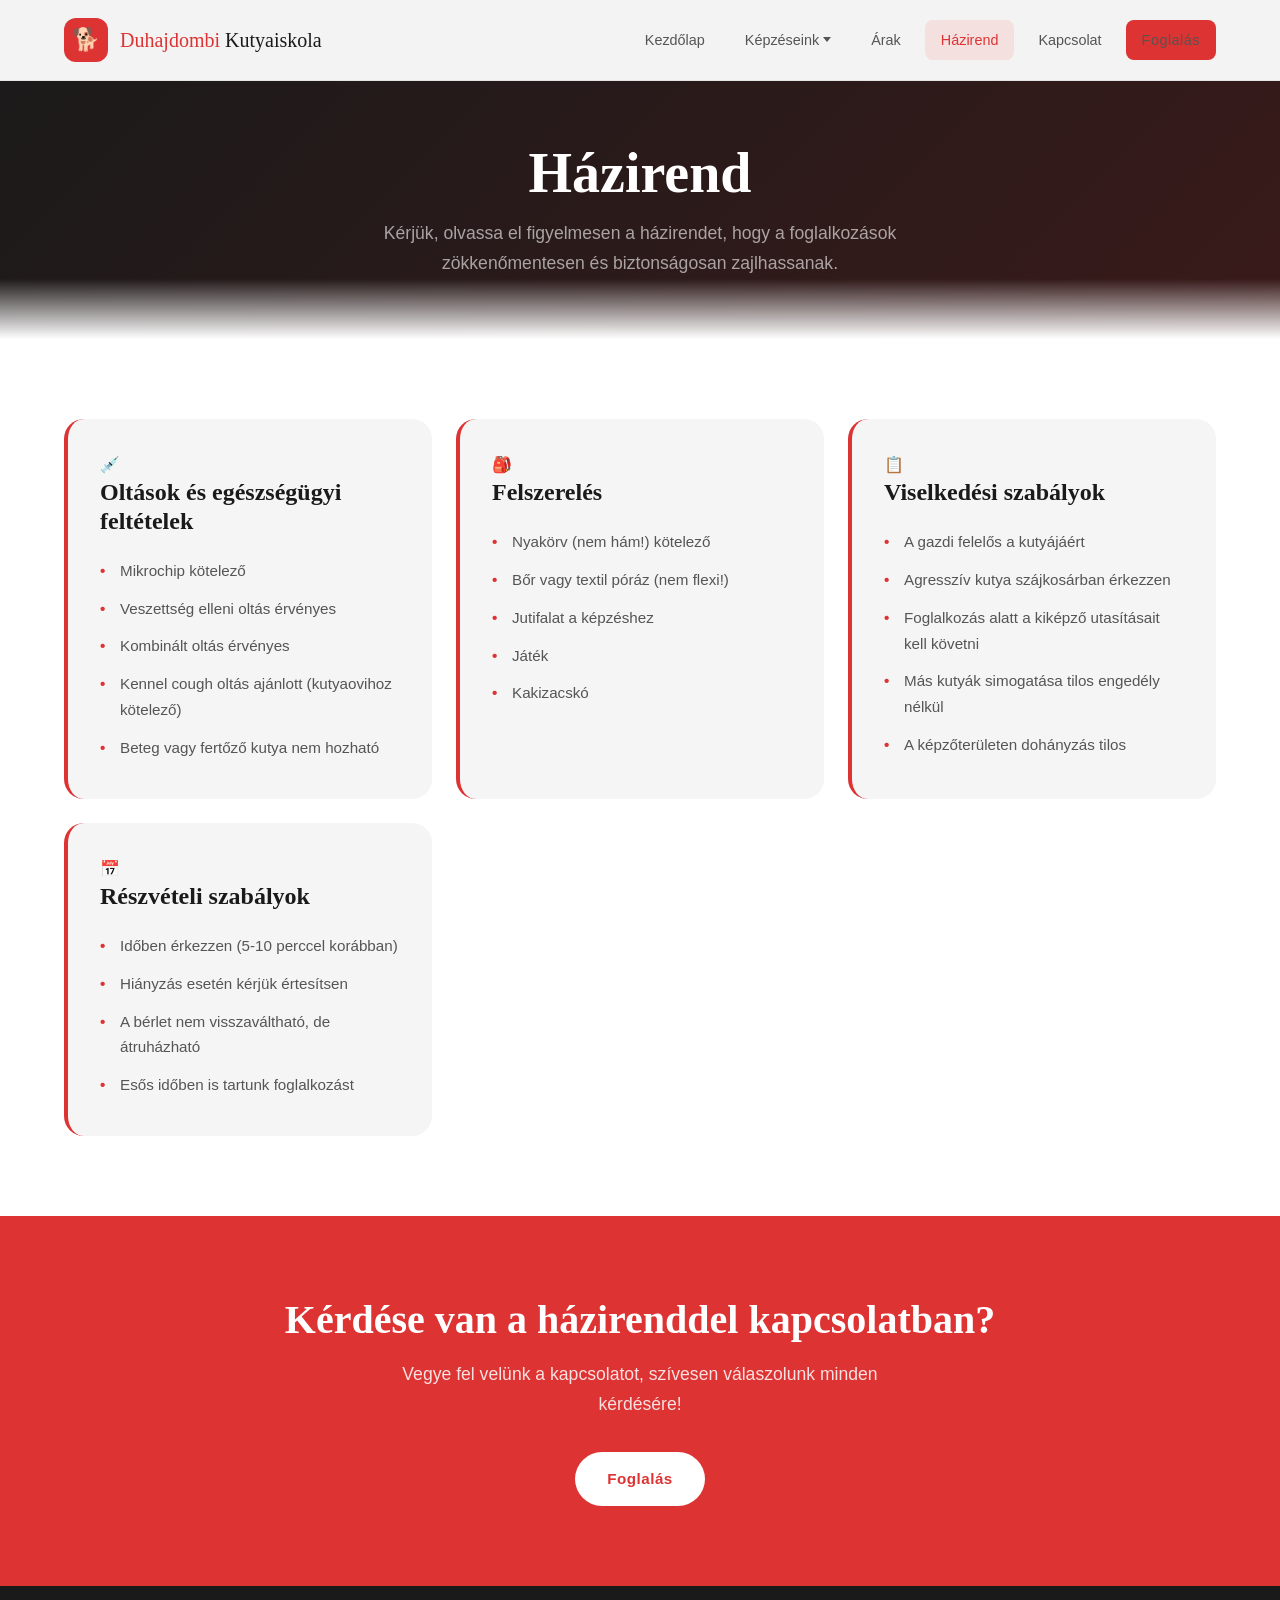
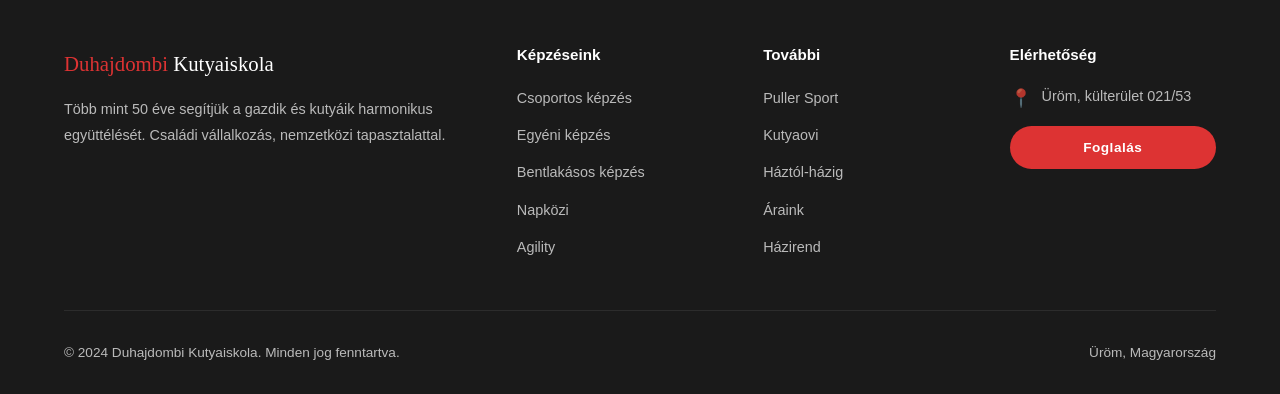
<file: hazirend.html>
<!DOCTYPE html>
<html lang="hu">
<head>
  <meta charset="UTF-8">
  <meta name="viewport" content="width=device-width, initial-scale=1.0">
  <title>Házirend | Duhajdombi Kutyaiskola - Üröm</title>
  <meta name="description" content="Duhajdombi Kutyaiskola házirend - oltási követelmények, felszerelés, viselkedési és részvételi szabályok.">
  <link rel="stylesheet" href="css/styles.css">
  <link rel="icon" href="data:image/svg+xml,<svg xmlns='http://www.w3.org/2000/svg' viewBox='0 0 100 100'><text y='.9em' font-size='90'>🐕</text></svg>">
</head>
<body>

  <!-- Navbar -->
  <nav class="navbar" id="navbar">
    <div class="navbar-inner">
      <a href="index.html" class="logo">
        <div class="logo-icon">🐕</div>
        <div class="logo-text"><span>Duhajdombi</span> Kutyaiskola</div>
      </a>
      <div class="nav-links" id="navLinks">
        <a href="index.html">Kezdőlap</a>
        <div class="nav-dropdown">
          <a href="#" class="nav-dropdown-trigger">Képzéseink</a>
          <div class="nav-dropdown-menu">
            <a href="csoportos.html">Csoportos képzés</a>
            <a href="egyeni.html">Egyéni képzés</a>
            <a href="bentlakasos.html">Bentlakásos képzés</a>
            <a href="napkozi.html">Napközi</a>
            <a href="agility.html">Agility</a>
            <a href="puller.html">Puller Sport</a>
            <a href="kutyaovi.html">Kutyaovi</a>
            <a href="haztol-hazig.html">Háztól-házig</a>
          </div>
        </div>
        <a href="arak.html">Árak</a>
        <a href="hazirend.html" class="active">Házirend</a>
        <a href="kapcsolat.html">Kapcsolat</a>
        <a href="kapcsolat.html" class="btn btn-primary btn-sm">Foglalás</a>
      </div>
      <button class="hamburger" id="hamburger" aria-label="Menü megnyitása">
        <span></span>
        <span></span>
        <span></span>
      </button>
    </div>
  </nav>

  <!-- Page Header -->
  <section class="page-header">
    <h1>Házirend</h1>
    <p>Kérjük, olvassa el figyelmesen a házirendet, hogy a foglalkozások zökkenőmentesen és biztonságosan zajlhassanak.</p>
  </section>

  <!-- Rules Section -->
  <section class="rules-section">
    <div class="container">
      <div class="rules-grid">

        <!-- Oltások és egészségügyi feltételek -->
        <div class="rule-card fade-in">
          <div class="rule-card-icon">💉</div>
          <h3>Oltások és egészségügyi feltételek</h3>
          <ul>
            <li>Mikrochip kötelező</li>
            <li>Veszettség elleni oltás érvényes</li>
            <li>Kombinált oltás érvényes</li>
            <li>Kennel cough oltás ajánlott (kutyaovihoz kötelező)</li>
            <li>Beteg vagy fertőző kutya nem hozható</li>
          </ul>
        </div>

        <!-- Felszerelés -->
        <div class="rule-card fade-in">
          <div class="rule-card-icon">🎒</div>
          <h3>Felszerelés</h3>
          <ul>
            <li>Nyakörv (nem hám!) kötelező</li>
            <li>Bőr vagy textil póráz (nem flexi!)</li>
            <li>Jutifalat a képzéshez</li>
            <li>Játék</li>
            <li>Kakizacskó</li>
          </ul>
        </div>

        <!-- Viselkedési szabályok -->
        <div class="rule-card fade-in">
          <div class="rule-card-icon">📋</div>
          <h3>Viselkedési szabályok</h3>
          <ul>
            <li>A gazdi felelős a kutyájáért</li>
            <li>Agresszív kutya szájkosárban érkezzen</li>
            <li>Foglalkozás alatt a kiképző utasításait kell követni</li>
            <li>Más kutyák simogatása tilos engedély nélkül</li>
            <li>A képzőterületen dohányzás tilos</li>
          </ul>
        </div>

        <!-- Részvételi szabályok -->
        <div class="rule-card fade-in">
          <div class="rule-card-icon">📅</div>
          <h3>Részvételi szabályok</h3>
          <ul>
            <li>Időben érkezzen (5-10 perccel korábban)</li>
            <li>Hiányzás esetén kérjük értesítsen</li>
            <li>A bérlet nem visszaváltható, de átruházható</li>
            <li>Esős időben is tartunk foglalkozást</li>
          </ul>
        </div>

      </div>
    </div>
  </section>

  <!-- CTA -->
  <section class="cta-section">
    <div class="container">
      <h2>Kérdése van a házirenddel kapcsolatban?</h2>
      <p>Vegye fel velünk a kapcsolatot, szívesen válaszolunk minden kérdésére!</p>
      <div class="cta-buttons">
        <a href="kapcsolat.html" class="btn btn-white">Foglalás</a>
      </div>
    </div>
  </section>

  <!-- Footer -->
  <footer class="footer">
    <div class="container">
      <div class="footer-grid">
        <div class="footer-brand">
          <span class="logo-text"><span style="color:var(--red)">Duhajdombi</span> Kutyaiskola</span>
          <p>Több mint 50 éve segítjük a gazdik és kutyáik harmonikus együttélését. Családi vállalkozás, nemzetközi tapasztalattal.</p>
        </div>
        <div>
          <h4>Képzéseink</h4>
          <ul>
            <li><a href="csoportos.html">Csoportos képzés</a></li>
            <li><a href="egyeni.html">Egyéni képzés</a></li>
            <li><a href="bentlakasos.html">Bentlakásos képzés</a></li>
            <li><a href="napkozi.html">Napközi</a></li>
            <li><a href="agility.html">Agility</a></li>
          </ul>
        </div>
        <div>
          <h4>További</h4>
          <ul>
            <li><a href="puller.html">Puller Sport</a></li>
            <li><a href="kutyaovi.html">Kutyaovi</a></li>
            <li><a href="haztol-hazig.html">Háztól-házig</a></li>
            <li><a href="arak.html">Áraink</a></li>
            <li><a href="hazirend.html">Házirend</a></li>
          </ul>
        </div>
        <div>
          <h4>Elérhetőség</h4>
          <div class="footer-contact-item">
            <span class="icon">📍</span>
            <span>Üröm, külterület 021/53</span>
          </div>
          <div class="footer-contact-item">
            <a href="kapcsolat.html" class="btn btn-primary btn-sm" style="width:100%;justify-content:center;">Foglalás</a>
          </div>
        </div>
      </div>
      <div class="footer-bottom">
        <span>&copy; 2024 Duhajdombi Kutyaiskola. Minden jog fenntartva.</span>
        <span>Üröm, Magyarország</span>
      </div>
    </div>
  </footer>

  <script src="js/main.js"></script>
</body>
</html>
</file>
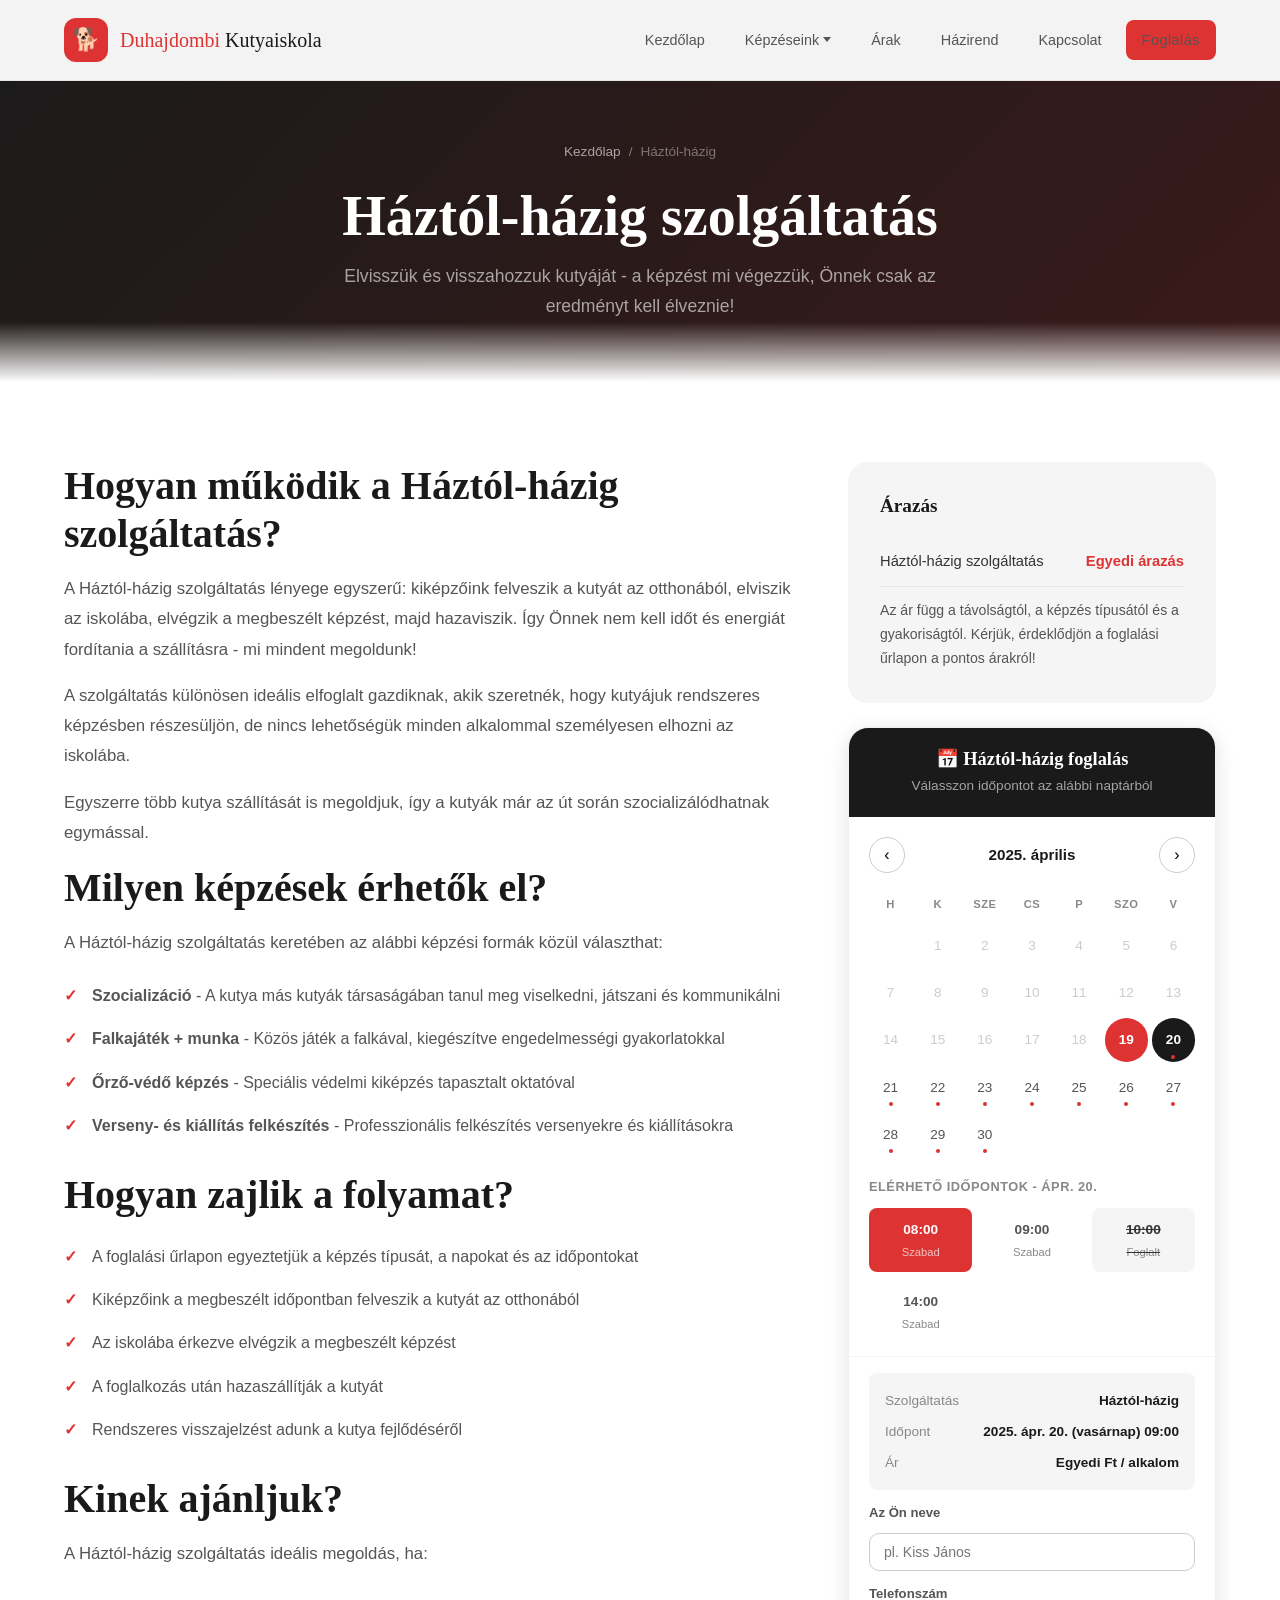
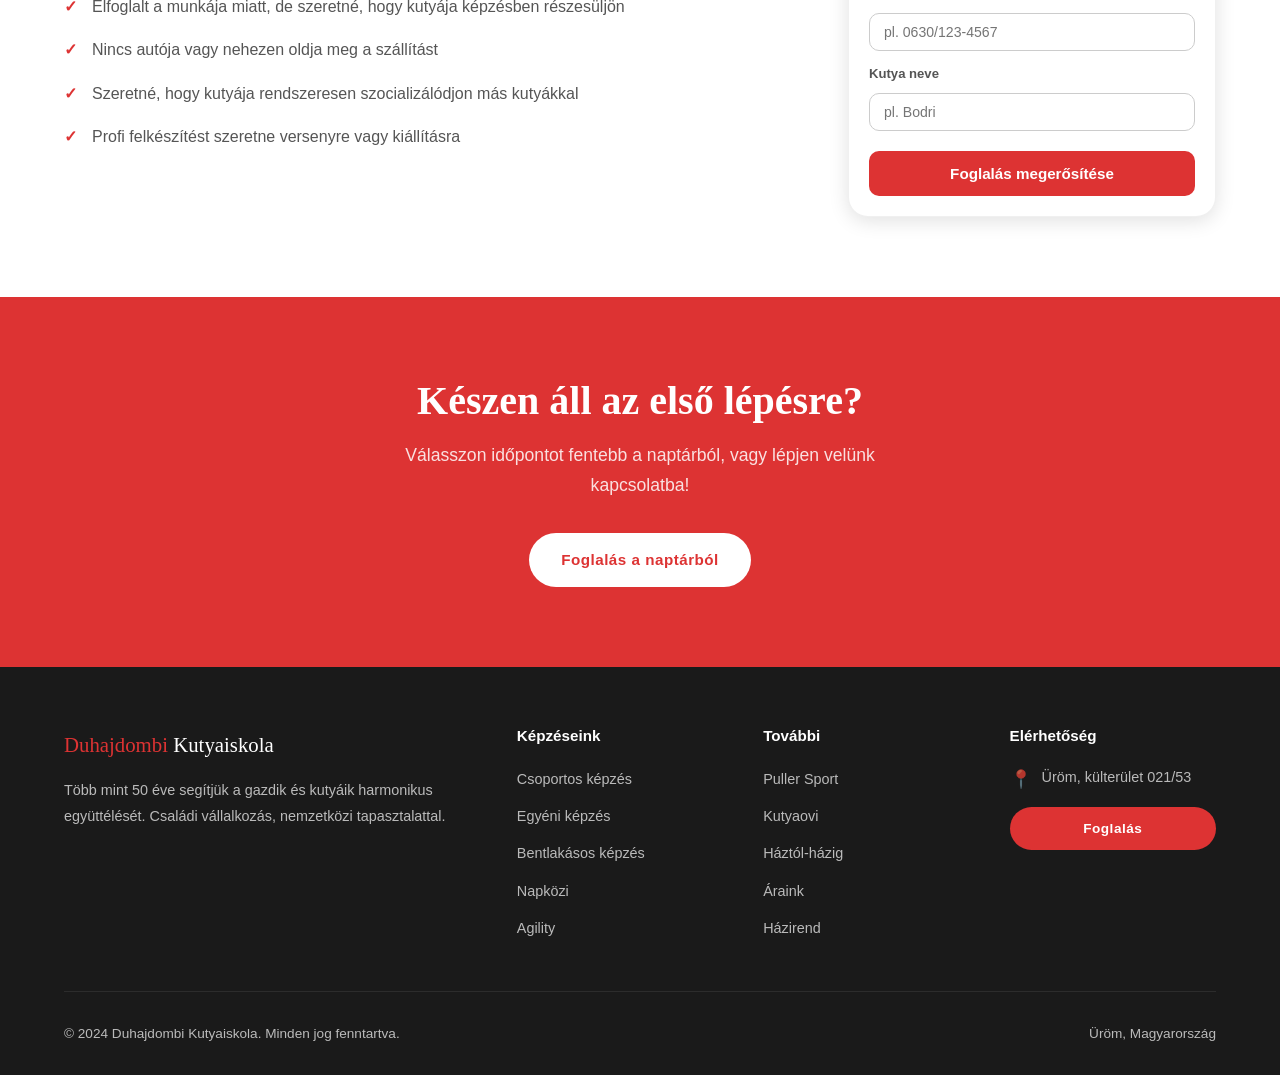
<file: haztol-hazig.html>
<!DOCTYPE html>
<html lang="hu">
<head>
  <meta charset="UTF-8">
  <meta name="viewport" content="width=device-width, initial-scale=1.0">
  <title>Háztól-házig szolgáltatás | Duhajdombi Kutyaiskola - Üröm</title>
  <meta name="description" content="Háztól-házig szolgáltatás a Duhajdombi Kutyaiskolánál. Felvisszük és hazavisszük kutyáját, elvégezzük a megbeszélt képzést. Ideális elfoglalt gazdiknak.">
  <link rel="stylesheet" href="css/styles.css">
  <link rel="icon" href="data:image/svg+xml,<svg xmlns='http://www.w3.org/2000/svg' viewBox='0 0 100 100'><text y='.9em' font-size='90'>🐕</text></svg>">
</head>
<body>

  <!-- Navbar -->
  <nav class="navbar" id="navbar">
    <div class="navbar-inner">
      <a href="index.html" class="logo">
        <div class="logo-icon">🐕</div>
        <div class="logo-text"><span>Duhajdombi</span> Kutyaiskola</div>
      </a>
      <div class="nav-links" id="navLinks">
        <a href="index.html">Kezdőlap</a>
        <div class="nav-dropdown">
          <a href="#" class="nav-dropdown-trigger">Képzéseink</a>
          <div class="nav-dropdown-menu">
            <a href="csoportos.html">Csoportos képzés</a>
            <a href="egyeni.html">Egyéni képzés</a>
            <a href="bentlakasos.html">Bentlakásos képzés</a>
            <a href="napkozi.html">Napközi</a>
            <a href="agility.html">Agility</a>
            <a href="puller.html">Puller Sport</a>
            <a href="kutyaovi.html">Kutyaovi</a>
            <a href="haztol-hazig.html">Háztól-házig</a>
          </div>
        </div>
        <a href="arak.html">Árak</a>
        <a href="hazirend.html">Házirend</a>
        <a href="kapcsolat.html">Kapcsolat</a>
        <a href="kapcsolat.html" class="btn btn-primary btn-sm">Foglalás</a>
      </div>
      <button class="hamburger" id="hamburger" aria-label="Menü megnyitása">
        <span></span>
        <span></span>
        <span></span>
      </button>
    </div>
  </nav>

  <!-- Page Header -->
  <section class="page-header">
    <div class="container">
      <div class="breadcrumb">
        <a href="index.html">Kezdőlap</a>
        <span>/</span>
        <span>Háztól-házig</span>
      </div>
      <h1>Háztól-házig szolgáltatás</h1>
      <p>Elvisszük és visszahozzuk kutyáját - a képzést mi végezzük, Önnek csak az eredményt kell élveznie!</p>
    </div>
  </section>

  <!-- Service Detail -->
  <section class="service-detail">
    <div class="container">
      <div class="service-detail-grid">

        <!-- Content -->
        <div class="service-detail-content">
          <h2>Hogyan működik a Háztól-házig szolgáltatás?</h2>
          <p>A Háztól-házig szolgáltatás lényege egyszerű: kiképzőink felveszik a kutyát az otthonából, elviszik az iskolába, elvégzik a megbeszélt képzést, majd hazaviszik. Így Önnek nem kell időt és energiát fordítania a szállításra - mi mindent megoldunk!</p>
          <p>A szolgáltatás különösen ideális elfoglalt gazdiknak, akik szeretnék, hogy kutyájuk rendszeres képzésben részesüljön, de nincs lehetőségük minden alkalommal személyesen elhozni az iskolába.</p>
          <p>Egyszerre több kutya szállítását is megoldjuk, így a kutyák már az út során szocializálódhatnak egymással.</p>

          <h2>Milyen képzések érhetők el?</h2>
          <p>A Háztól-házig szolgáltatás keretében az alábbi képzési formák közül választhat:</p>
          <ul>
            <li><strong>Szocializáció</strong> - A kutya más kutyák társaságában tanul meg viselkedni, játszani és kommunikálni</li>
            <li><strong>Falkajáték + munka</strong> - Közös játék a falkával, kiegészítve engedelmességi gyakorlatokkal</li>
            <li><strong>Őrző-védő képzés</strong> - Speciális védelmi kiképzés tapasztalt oktatóval</li>
            <li><strong>Verseny- és kiállítás felkészítés</strong> - Professzionális felkészítés versenyekre és kiállításokra</li>
          </ul>

          <h2>Hogyan zajlik a folyamat?</h2>
          <ul>
            <li>A foglalási űrlapon egyeztetjük a képzés típusát, a napokat és az időpontokat</li>
            <li>Kiképzőink a megbeszélt időpontban felveszik a kutyát az otthonából</li>
            <li>Az iskolába érkezve elvégzik a megbeszélt képzést</li>
            <li>A foglalkozás után hazaszállítják a kutyát</li>
            <li>Rendszeres visszajelzést adunk a kutya fejlődéséről</li>
          </ul>

          <h2>Kinek ajánljuk?</h2>
          <p>A Háztól-házig szolgáltatás ideális megoldás, ha:</p>
          <ul>
            <li>Elfoglalt a munkája miatt, de szeretné, hogy kutyája képzésben részesüljön</li>
            <li>Nincs autója vagy nehezen oldja meg a szállítást</li>
            <li>Szeretné, hogy kutyája rendszeresen szocializálódjon más kutyákkal</li>
            <li>Profi felkészítést szeretne versenyre vagy kiállításra</li>
          </ul>
        </div>

        <!-- Sidebar -->
        <div class="service-sidebar">
          <div class="sidebar-card">
            <h3>Árazás</h3>
            <div class="sidebar-price-row">
              <span>Háztól-házig szolgáltatás</span>
              <span class="price">Egyedi árazás</span>
            </div>
            <p style="font-size:0.88rem; color:var(--gray-700); margin-top:12px; line-height:1.7;">Az ár függ a távolságtól, a képzés típusától és a gyakoriságtól. Kérjük, érdeklődjön a foglalási űrlapon a pontos árakról!</p>
          </div>

          <div class="booking-widget">
            <div class="booking-widget-header">
              <h3>📅 Háztól-házig foglalás</h3>
              <p>Válasszon időpontot az alábbi naptárból</p>
            </div>
            <div class="booking-calendar">
              <div class="booking-cal-nav">
                <button>&#8249;</button>
                <span class="booking-cal-month">2025. április</span>
                <button>&#8250;</button>
              </div>
              <div class="booking-cal-grid">
                <span class="booking-cal-day-label">H</span>
                <span class="booking-cal-day-label">K</span>
                <span class="booking-cal-day-label">Sze</span>
                <span class="booking-cal-day-label">Cs</span>
                <span class="booking-cal-day-label">P</span>
                <span class="booking-cal-day-label">Szo</span>
                <span class="booking-cal-day-label">V</span>
                <span class="booking-cal-day empty"></span>
                <span class="booking-cal-day past">1</span>
                <span class="booking-cal-day past">2</span>
                <span class="booking-cal-day past">3</span>
                <span class="booking-cal-day past">4</span>
                <span class="booking-cal-day past">5</span>
                <span class="booking-cal-day past">6</span>
                <span class="booking-cal-day past">7</span>
                <span class="booking-cal-day past">8</span>
                <span class="booking-cal-day past">9</span>
                <span class="booking-cal-day past">10</span>
                <span class="booking-cal-day past">11</span>
                <span class="booking-cal-day past">12</span>
                <span class="booking-cal-day past">13</span>
                <span class="booking-cal-day past">14</span>
                <span class="booking-cal-day past">15</span>
                <span class="booking-cal-day past">16</span>
                <span class="booking-cal-day past">17</span>
                <span class="booking-cal-day past">18</span>
                <span class="booking-cal-day today">19</span>
                <span class="booking-cal-day available selected">20</span>
                <span class="booking-cal-day available">21</span>
                <span class="booking-cal-day available">22</span>
                <span class="booking-cal-day available">23</span>
                <span class="booking-cal-day available">24</span>
                <span class="booking-cal-day available">25</span>
                <span class="booking-cal-day available">26</span>
                <span class="booking-cal-day available">27</span>
                <span class="booking-cal-day available">28</span>
                <span class="booking-cal-day available">29</span>
                <span class="booking-cal-day available">30</span>
              </div>
            </div>
            <div class="booking-timeslots">
              <div class="booking-timeslots-label">Elérhető időpontok - Ápr. 20.</div>
              <div class="booking-timeslot-grid">
                <div class="booking-timeslot selected">08:00<span class="slot-spots">Szabad</span></div>
                <div class="booking-timeslot">09:00<span class="slot-spots">Szabad</span></div>
                <div class="booking-timeslot full">10:00<span class="slot-spots">Foglalt</span></div>
                <div class="booking-timeslot">14:00<span class="slot-spots">Szabad</span></div>
              </div>
            </div>
            <div class="booking-form-section">
              <div class="booking-summary">
                <div class="booking-summary-row">
                  <span class="label">Szolgáltatás</span>
                  <span class="value">Háztól-házig</span>
                </div>
                <div class="booking-summary-row">
                  <span class="label">Időpont</span>
                  <span class="value">2025. ápr. 20. (vasárnap) 09:00</span>
                </div>
                <div class="booking-summary-row">
                  <span class="label">Ár</span>
                  <span class="value">Egyedi Ft / alkalom</span>
                </div>
              </div>
              <div class="form-group">
                <label>Az Ön neve</label>
                <input type="text" placeholder="pl. Kiss János">
              </div>
              <div class="form-group">
                <label>Telefonszám</label>
                <input type="tel" placeholder="pl. 0630/123-4567">
              </div>
              <div class="form-group">
                <label>Kutya neve</label>
                <input type="text" placeholder="pl. Bodri">
              </div>
              <button class="booking-submit">Foglalás megerősítése</button>
            </div>
          </div>
        </div>

      </div>
    </div>
  </section>

  <!-- CTA -->
  <section class="cta-section">
    <div class="container">
      <h2>Készen áll az első lépésre?</h2>
      <p>Válasszon időpontot fentebb a naptárból, vagy lépjen velünk kapcsolatba!</p>
      <div class="cta-buttons">
        <a href="#" class="btn btn-white" onclick="document.querySelector('.booking-widget').scrollIntoView({behavior:'smooth'});return false;">Foglalás a naptárból</a>
      </div>
    </div>
  </section>

  <!-- Footer -->
  <footer class="footer">
    <div class="container">
      <div class="footer-grid">
        <div class="footer-brand">
          <span class="logo-text"><span style="color:var(--red)">Duhajdombi</span> Kutyaiskola</span>
          <p>Több mint 50 éve segítjük a gazdik és kutyáik harmonikus együttélését. Családi vállalkozás, nemzetközi tapasztalattal.</p>
        </div>
        <div>
          <h4>Képzéseink</h4>
          <ul>
            <li><a href="csoportos.html">Csoportos képzés</a></li>
            <li><a href="egyeni.html">Egyéni képzés</a></li>
            <li><a href="bentlakasos.html">Bentlakásos képzés</a></li>
            <li><a href="napkozi.html">Napközi</a></li>
            <li><a href="agility.html">Agility</a></li>
          </ul>
        </div>
        <div>
          <h4>További</h4>
          <ul>
            <li><a href="puller.html">Puller Sport</a></li>
            <li><a href="kutyaovi.html">Kutyaovi</a></li>
            <li><a href="haztol-hazig.html">Háztól-házig</a></li>
            <li><a href="arak.html">Áraink</a></li>
            <li><a href="hazirend.html">Házirend</a></li>
          </ul>
        </div>
        <div>
          <h4>Elérhetőség</h4>
          <div class="footer-contact-item">
            <span class="icon">📍</span>
            <span>Üröm, külterület 021/53</span>
          </div>
          <div class="footer-contact-item">
            <a href="kapcsolat.html" class="btn btn-primary btn-sm" style="width:100%;justify-content:center;">Foglalás</a>
          </div>
        </div>
      </div>
      <div class="footer-bottom">
        <span>&copy; 2024 Duhajdombi Kutyaiskola. Minden jog fenntartva.</span>
        <span>Üröm, Magyarország</span>
      </div>
    </div>
  </footer>

  <script src="js/main.js"></script>
</body>
</html>
</file>
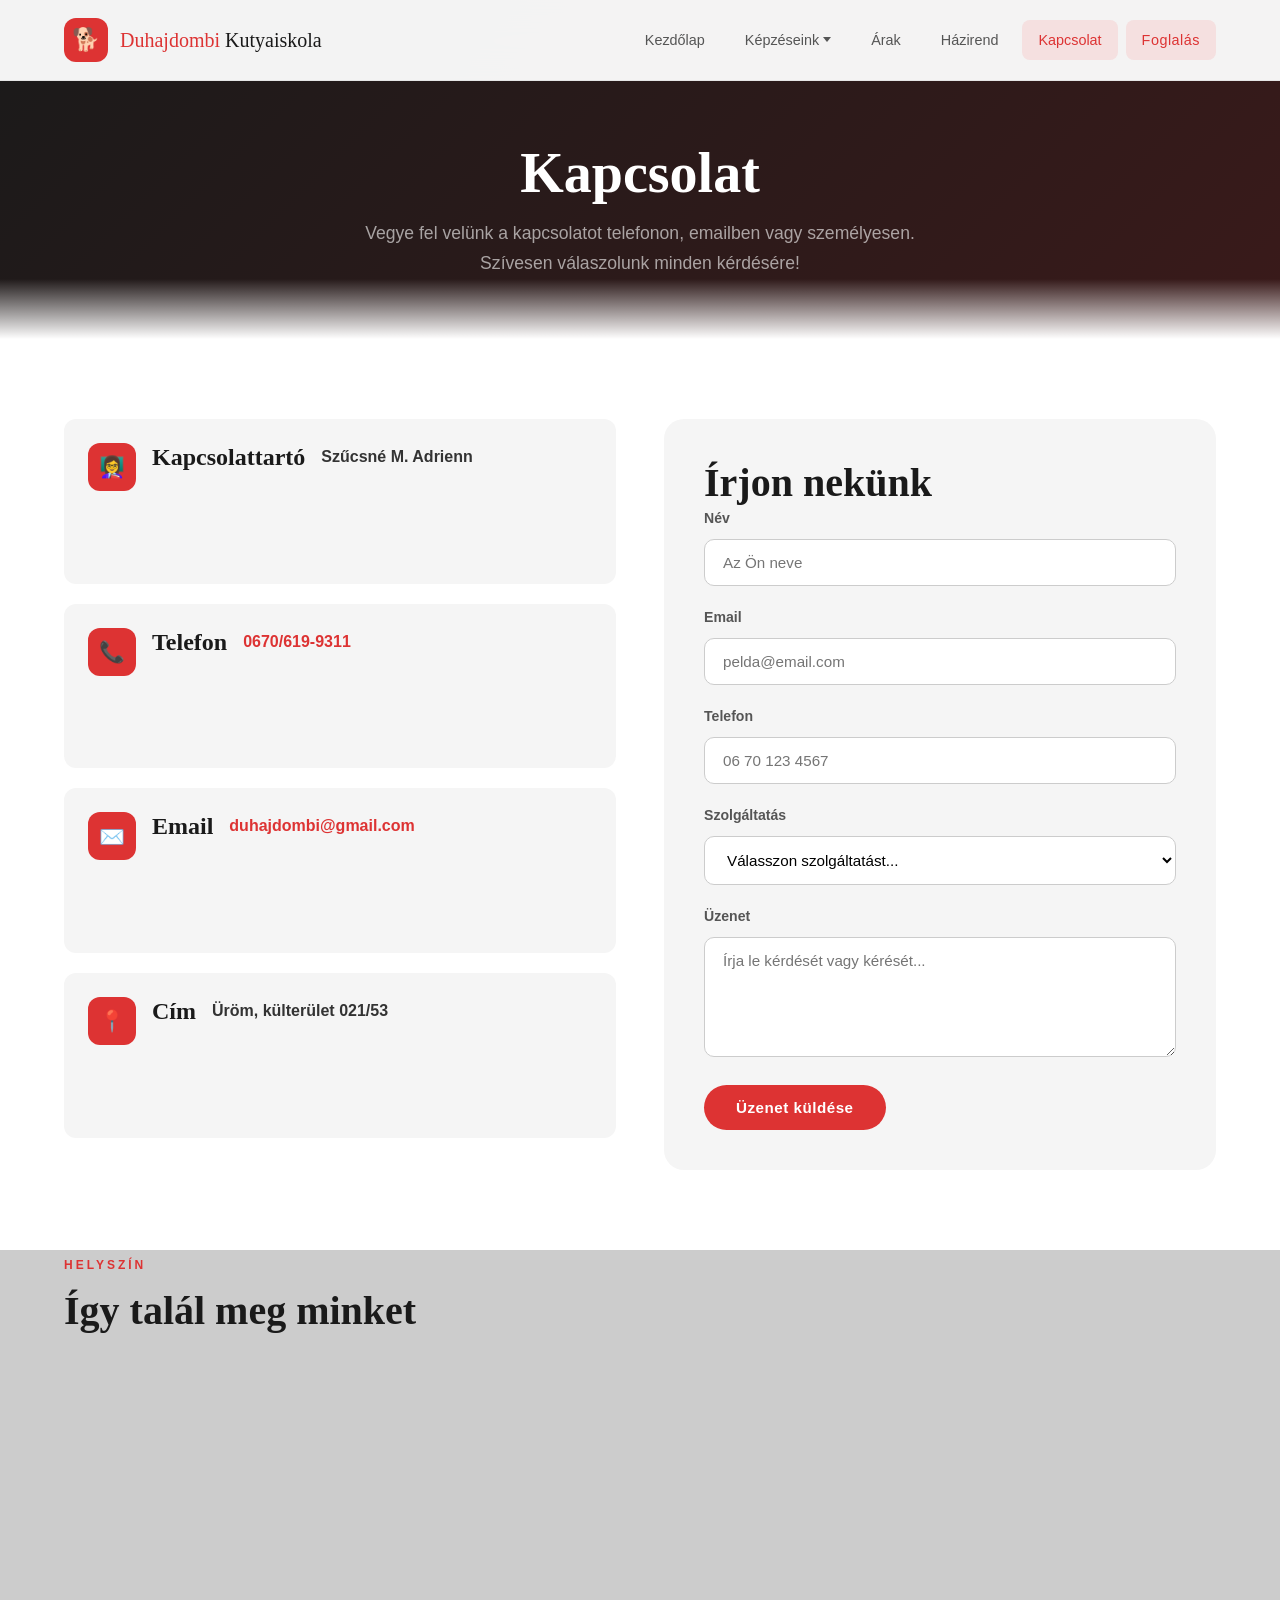
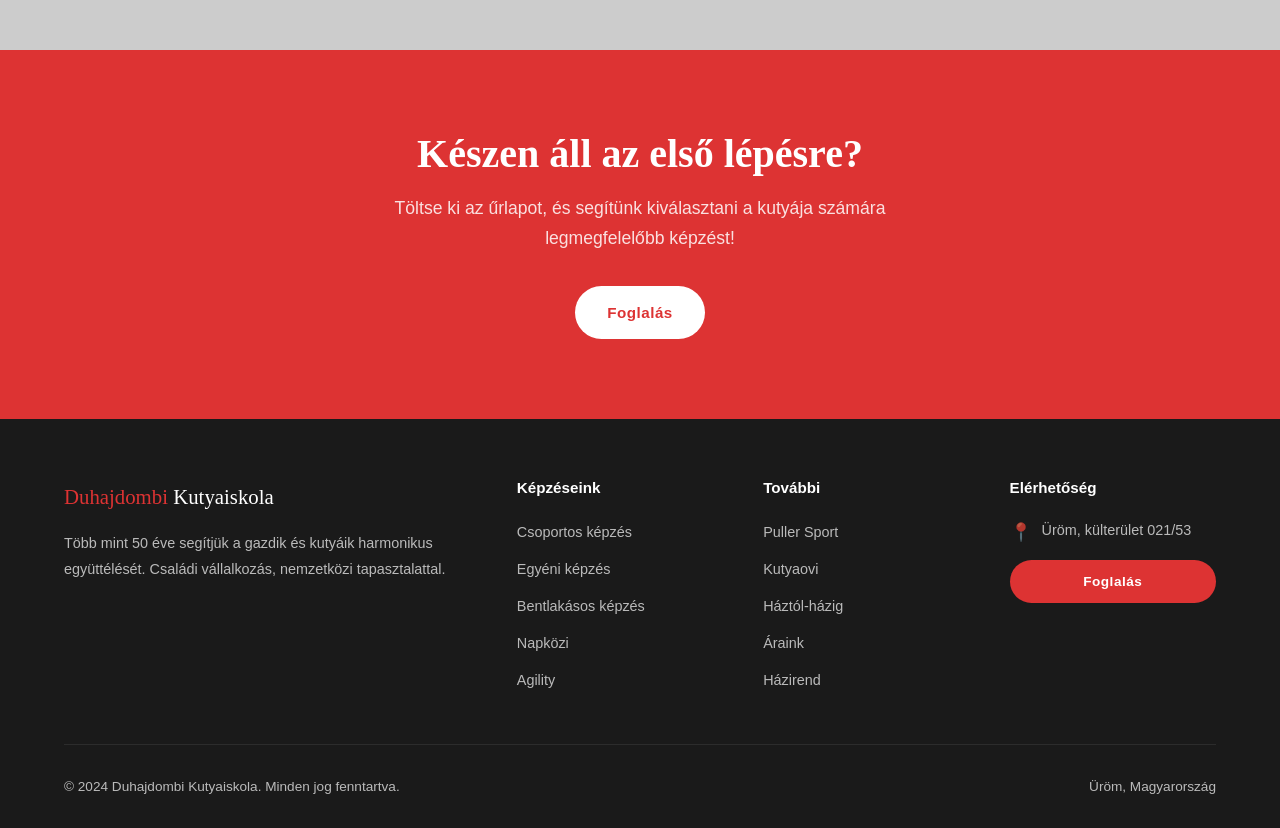
<file: kapcsolat.html>
<!DOCTYPE html>
<html lang="hu">
<head>
  <meta charset="UTF-8">
  <meta name="viewport" content="width=device-width, initial-scale=1.0">
  <title>Kapcsolat | Duhajdombi Kutyaiskola - Üröm</title>
  <meta name="description" content="Duhajdombi Kutyaiskola elérhetőségei. Lépjen velünk kapcsolatba vagy foglaljon időpontot online Ürömön.">
  <link rel="stylesheet" href="css/styles.css">
  <link rel="icon" href="data:image/svg+xml,<svg xmlns='http://www.w3.org/2000/svg' viewBox='0 0 100 100'><text y='.9em' font-size='90'>🐕</text></svg>">
</head>
<body>

  <!-- Navbar -->
  <nav class="navbar" id="navbar">
    <div class="navbar-inner">
      <a href="index.html" class="logo">
        <div class="logo-icon">🐕</div>
        <div class="logo-text"><span>Duhajdombi</span> Kutyaiskola</div>
      </a>
      <div class="nav-links" id="navLinks">
        <a href="index.html">Kezdőlap</a>
        <div class="nav-dropdown">
          <a href="#" class="nav-dropdown-trigger">Képzéseink</a>
          <div class="nav-dropdown-menu">
            <a href="csoportos.html">Csoportos képzés</a>
            <a href="egyeni.html">Egyéni képzés</a>
            <a href="bentlakasos.html">Bentlakásos képzés</a>
            <a href="napkozi.html">Napközi</a>
            <a href="agility.html">Agility</a>
            <a href="puller.html">Puller Sport</a>
            <a href="kutyaovi.html">Kutyaovi</a>
            <a href="haztol-hazig.html">Háztól-házig</a>
          </div>
        </div>
        <a href="arak.html">Árak</a>
        <a href="hazirend.html">Házirend</a>
        <a href="kapcsolat.html" class="active">Kapcsolat</a>
        <a href="kapcsolat.html" class="btn btn-primary btn-sm">Foglalás</a>
      </div>
      <button class="hamburger" id="hamburger" aria-label="Menü megnyitása">
        <span></span>
        <span></span>
        <span></span>
      </button>
    </div>
  </nav>

  <!-- Page Header -->
  <section class="page-header">
    <h1>Kapcsolat</h1>
    <p>Vegye fel velünk a kapcsolatot telefonon, emailben vagy személyesen. Szívesen válaszolunk minden kérdésére!</p>
  </section>

  <!-- Contact Section -->
  <section class="contact-section">
    <div class="container">
      <div class="contact-grid">

        <!-- Contact Info Cards -->
        <div class="contact-info-cards fade-in">
          <div class="contact-card">
            <div class="contact-card-icon">👩‍🏫</div>
            <h3>Kapcsolattartó</h3>
            <p>Szűcsné M. Adrienn</p>
          </div>
          <div class="contact-card">
            <div class="contact-card-icon">📞</div>
            <h3>Telefon</h3>
            <p><a href="tel:+36706199311">0670/619-9311</a></p>
          </div>
          <div class="contact-card">
            <div class="contact-card-icon">✉️</div>
            <h3>Email</h3>
            <p><a href="mailto:duhajdombi@gmail.com">duhajdombi@gmail.com</a></p>
          </div>
          <div class="contact-card">
            <div class="contact-card-icon">📍</div>
            <h3>Cím</h3>
            <p>Üröm, külterület 021/53</p>
          </div>
        </div>

        <!-- Contact Form -->
        <div class="contact-form fade-in">
          <h2>Írjon nekünk</h2>
          <form id="contactForm">
            <div class="form-group">
              <label for="name">Név</label>
              <input type="text" id="name" name="name" placeholder="Az Ön neve" required>
            </div>
            <div class="form-group">
              <label for="email">Email</label>
              <input type="email" id="email" name="email" placeholder="pelda@email.com" required>
            </div>
            <div class="form-group">
              <label for="phone">Telefon</label>
              <input type="tel" id="phone" name="phone" placeholder="06 70 123 4567">
            </div>
            <div class="form-group">
              <label for="service">Szolgáltatás</label>
              <select id="service" name="service">
                <option value="">Válasszon szolgáltatást...</option>
                <option value="kutyaovi">Kutyaovi</option>
                <option value="kinder-nebulo">Kinder / Nebuló</option>
                <option value="csoportos-kezdo">Kezdő csoport</option>
                <option value="csoportos-halado">Haladó csoport</option>
                <option value="egyeni-iskolaban">Egyéni képzés (iskolában)</option>
                <option value="egyeni-otthon">Otthoni képzés</option>
                <option value="napkozi">Napközi</option>
                <option value="bentlakasos">Bentlakásos képzés</option>
                <option value="agility">Agility</option>
                <option value="puller">Puller Sport</option>
                <option value="nyomkovetes">Nyomkövetés</option>
                <option value="orzo-vedo">Őrző-védő képzés</option>
                <option value="haztol-hazig">Háztól-házig</option>
                <option value="egyeb">Egyéb</option>
              </select>
            </div>
            <div class="form-group">
              <label for="message">Üzenet</label>
              <textarea id="message" name="message" rows="5" placeholder="Írja le kérdését vagy kérését..." required></textarea>
            </div>
            <button type="submit" class="btn btn-primary">Üzenet küldése</button>
          </form>
        </div>

      </div>
    </div>
  </section>

  <!-- Map Section -->
  <section class="map-section">
    <div class="container">
      <div class="fade-in">
        <span class="section-label">Helyszín</span>
        <h2 class="section-title">Így talál meg minket</h2>
      </div>
      <div class="map-wrapper fade-in">
        <iframe
          src="https://www.google.com/maps/embed?pb=!1m18!1m12!1m3!1d2693.0!2d18.97!3d47.59!2m3!1f0!2f0!3f0!3m2!1i1024!2i768!4f13.1!3m3!1m2!1s0x0%3A0x0!2zw5xyw7ZtLCBrw7xsdGVyw7xsZXQgMDIxLzUz!5e0!3m2!1shu!2shu!4v1700000000000"
          width="100%"
          height="450"
          style="border:0;border-radius:12px"
          allowfullscreen=""
          loading="lazy"
          referrerpolicy="no-referrer-when-downgrade"
          title="Duhajdombi Kutyaiskola - Üröm, külterület 021/53">
        </iframe>
      </div>
    </div>
  </section>

  <!-- CTA -->
  <section class="cta-section">
    <div class="container">
      <h2>Készen áll az első lépésre?</h2>
      <p>Töltse ki az űrlapot, és segítünk kiválasztani a kutyája számára legmegfelelőbb képzést!</p>
      <div class="cta-buttons">
        <a href="#contactForm" class="btn btn-white">Foglalás</a>
      </div>
    </div>
  </section>

  <!-- Footer -->
  <footer class="footer">
    <div class="container">
      <div class="footer-grid">
        <div class="footer-brand">
          <span class="logo-text"><span style="color:var(--red)">Duhajdombi</span> Kutyaiskola</span>
          <p>Több mint 50 éve segítjük a gazdik és kutyáik harmonikus együttélését. Családi vállalkozás, nemzetközi tapasztalattal.</p>
        </div>
        <div>
          <h4>Képzéseink</h4>
          <ul>
            <li><a href="csoportos.html">Csoportos képzés</a></li>
            <li><a href="egyeni.html">Egyéni képzés</a></li>
            <li><a href="bentlakasos.html">Bentlakásos képzés</a></li>
            <li><a href="napkozi.html">Napközi</a></li>
            <li><a href="agility.html">Agility</a></li>
          </ul>
        </div>
        <div>
          <h4>További</h4>
          <ul>
            <li><a href="puller.html">Puller Sport</a></li>
            <li><a href="kutyaovi.html">Kutyaovi</a></li>
            <li><a href="haztol-hazig.html">Háztól-házig</a></li>
            <li><a href="arak.html">Áraink</a></li>
            <li><a href="hazirend.html">Házirend</a></li>
          </ul>
        </div>
        <div>
          <h4>Elérhetőség</h4>
          <div class="footer-contact-item">
            <span class="icon">📍</span>
            <span>Üröm, külterület 021/53</span>
          </div>
          <div class="footer-contact-item">
            <a href="kapcsolat.html" class="btn btn-primary btn-sm" style="width:100%;justify-content:center;">Foglalás</a>
          </div>
        </div>
      </div>
      <div class="footer-bottom">
        <span>&copy; 2024 Duhajdombi Kutyaiskola. Minden jog fenntartva.</span>
        <span>Üröm, Magyarország</span>
      </div>
    </div>
  </footer>

  <script src="js/main.js"></script>
</body>
</html>
</file>
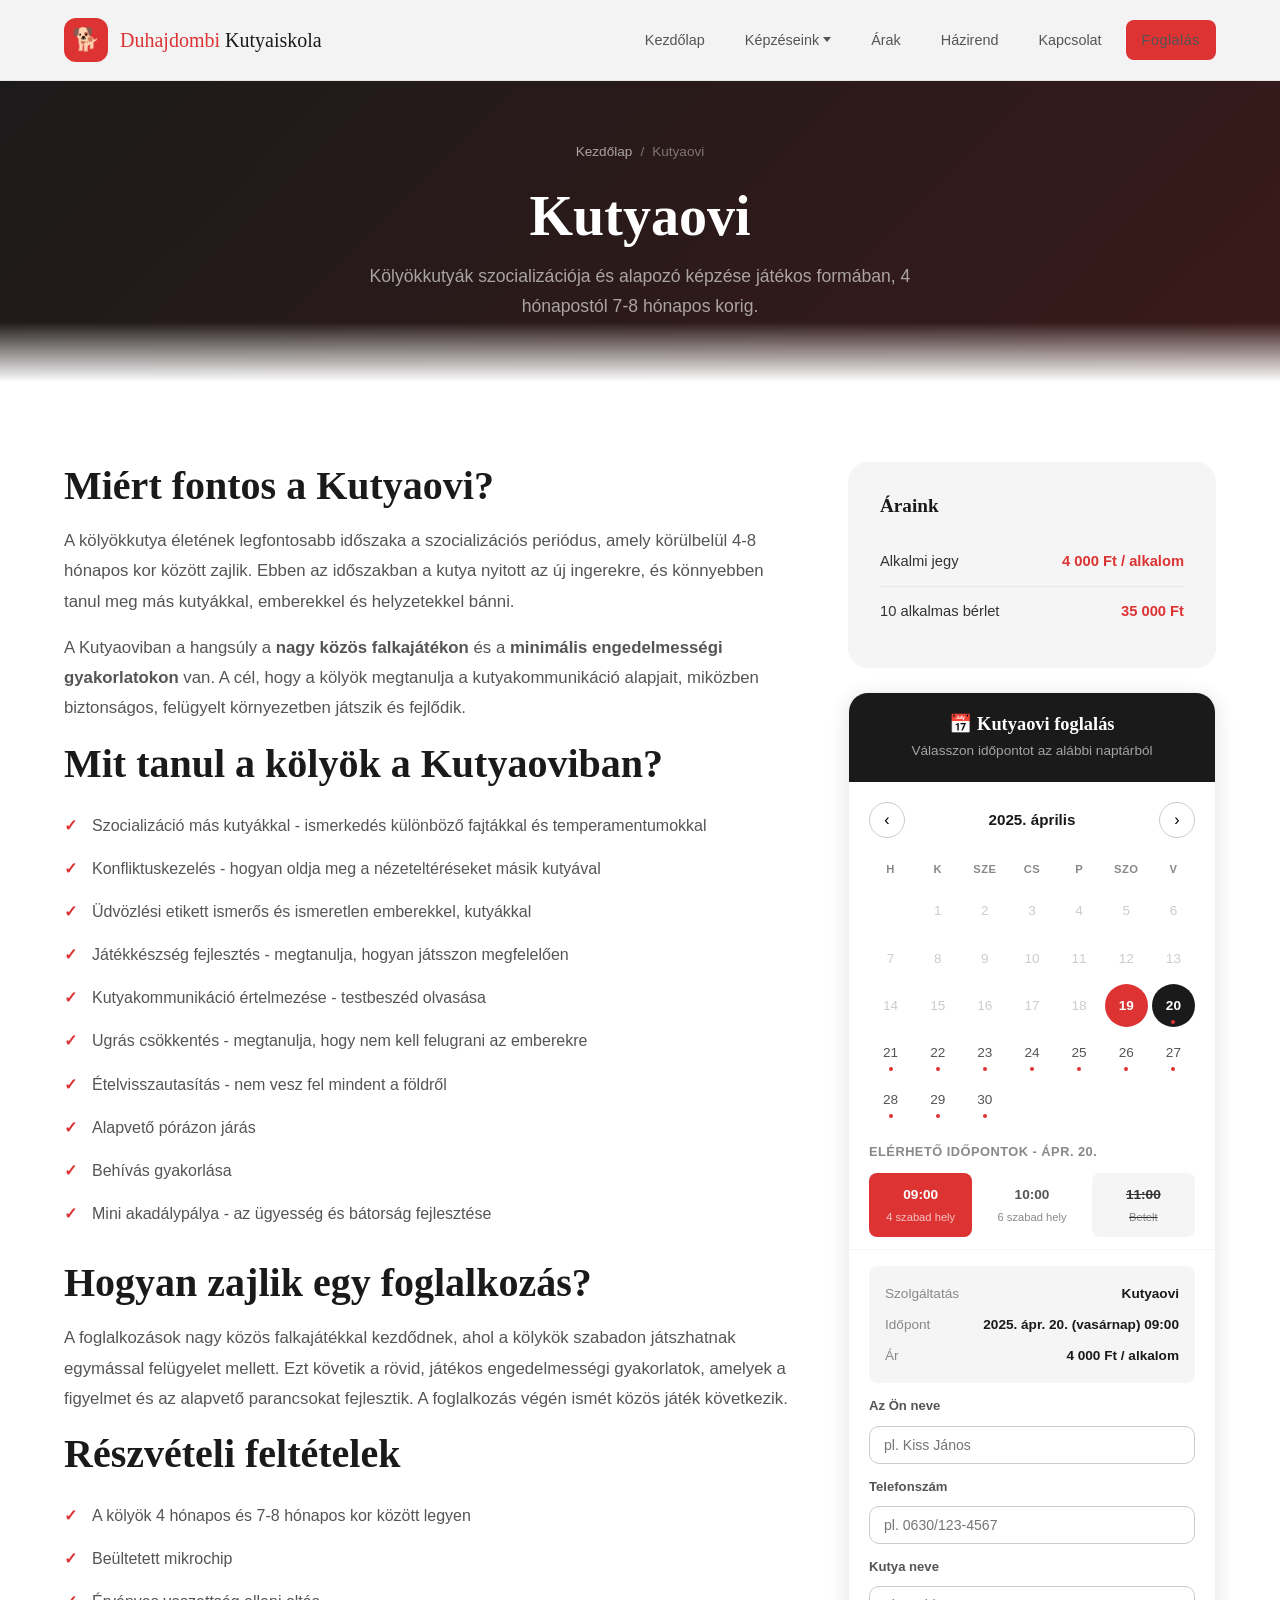
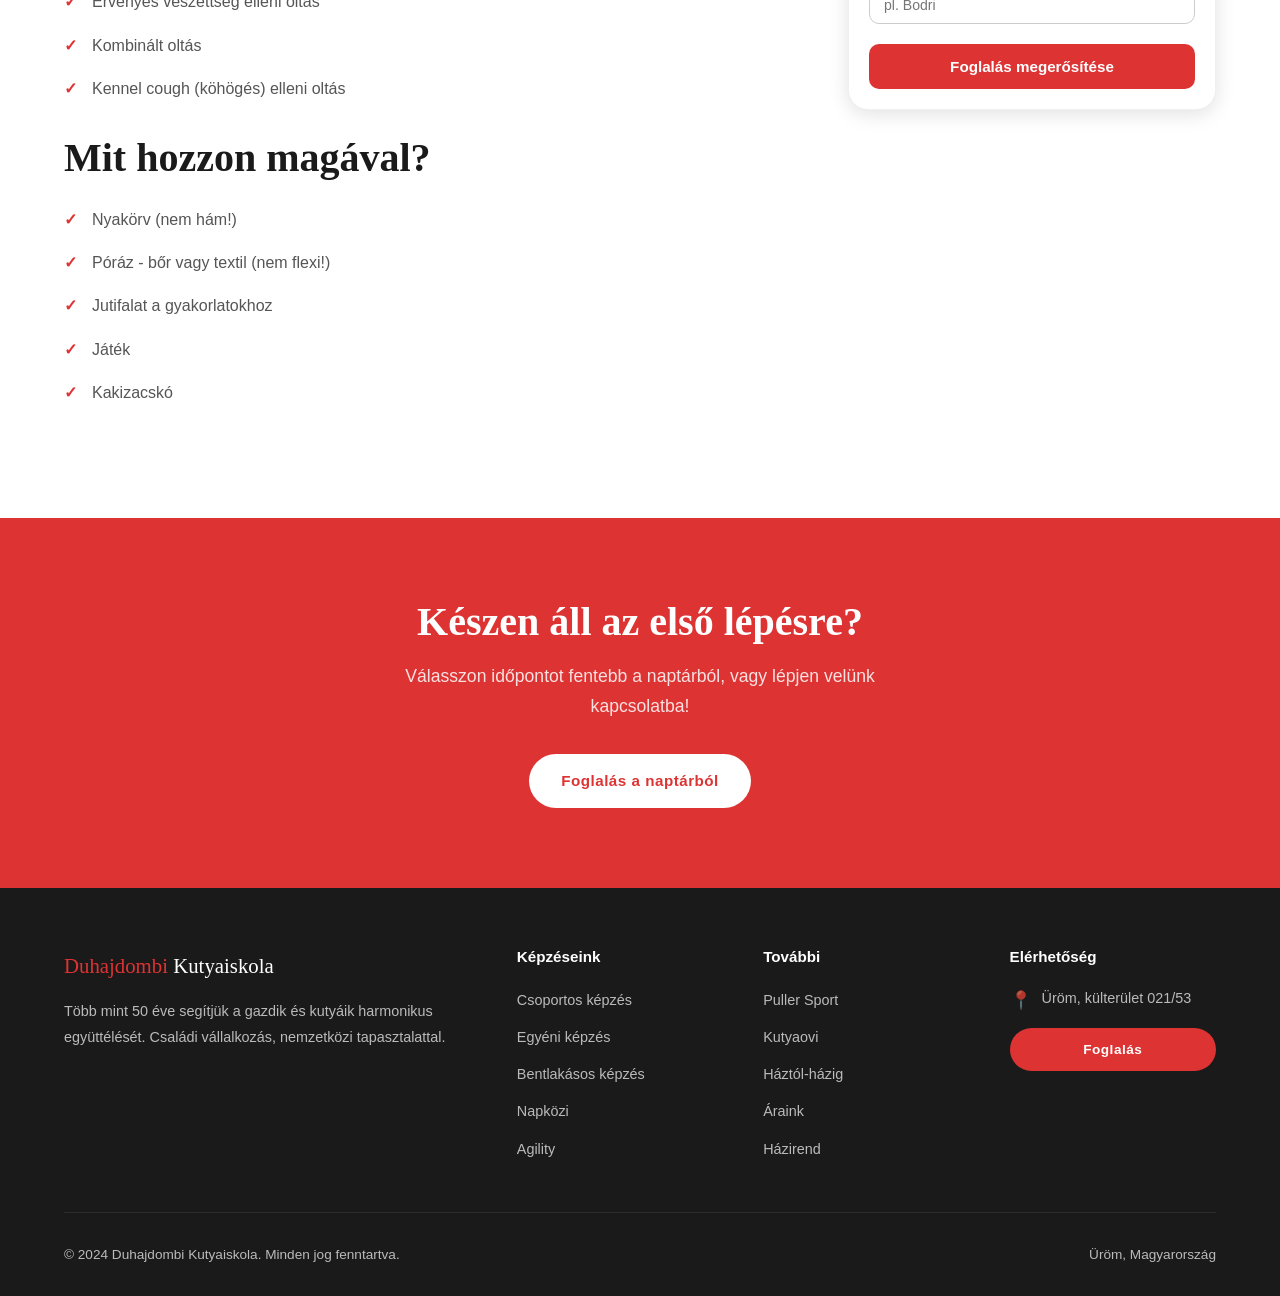
<file: kutyaovi.html>
<!DOCTYPE html>
<html lang="hu">
<head>
  <meta charset="UTF-8">
  <meta name="viewport" content="width=device-width, initial-scale=1.0">
  <title>Kutyaovi | Duhajdombi Kutyaiskola - Üröm</title>
  <meta name="description" content="Kutyaovi a Duhajdombi Kutyaiskolában. 4-8 hónapos kölyökkutyák szocializációja, alapozó képzése játékos formában. Üröm.">
  <link rel="stylesheet" href="css/styles.css">
  <link rel="icon" href="data:image/svg+xml,<svg xmlns='http://www.w3.org/2000/svg' viewBox='0 0 100 100'><text y='.9em' font-size='90'>🐕</text></svg>">
</head>
<body>

  <!-- Navbar -->
  <nav class="navbar" id="navbar">
    <div class="navbar-inner">
      <a href="index.html" class="logo">
        <div class="logo-icon">🐕</div>
        <div class="logo-text"><span>Duhajdombi</span> Kutyaiskola</div>
      </a>
      <div class="nav-links" id="navLinks">
        <a href="index.html">Kezdőlap</a>
        <div class="nav-dropdown">
          <a href="#" class="nav-dropdown-trigger">Képzéseink</a>
          <div class="nav-dropdown-menu">
            <a href="csoportos.html">Csoportos képzés</a>
            <a href="egyeni.html">Egyéni képzés</a>
            <a href="bentlakasos.html">Bentlakásos képzés</a>
            <a href="napkozi.html">Napközi</a>
            <a href="agility.html">Agility</a>
            <a href="puller.html">Puller Sport</a>
            <a href="kutyaovi.html">Kutyaovi</a>
            <a href="haztol-hazig.html">Háztól-házig</a>
          </div>
        </div>
        <a href="arak.html">Árak</a>
        <a href="hazirend.html">Házirend</a>
        <a href="kapcsolat.html">Kapcsolat</a>
        <a href="kapcsolat.html" class="btn btn-primary btn-sm">Foglalás</a>
      </div>
      <button class="hamburger" id="hamburger" aria-label="Menü megnyitása">
        <span></span>
        <span></span>
        <span></span>
      </button>
    </div>
  </nav>

  <!-- Page Header -->
  <section class="page-header">
    <div class="container">
      <div class="breadcrumb">
        <a href="index.html">Kezdőlap</a>
        <span>/</span>
        <span>Kutyaovi</span>
      </div>
      <h1>Kutyaovi</h1>
      <p>Kölyökkutyák szocializációja és alapozó képzése játékos formában, 4 hónapostól 7-8 hónapos korig.</p>
    </div>
  </section>

  <!-- Service Detail -->
  <section class="service-detail">
    <div class="container">
      <div class="service-detail-grid">

        <!-- Content -->
        <div class="service-detail-content">
          <h2>Miért fontos a Kutyaovi?</h2>
          <p>A kölyökkutya életének legfontosabb időszaka a szocializációs periódus, amely körülbelül 4-8 hónapos kor között zajlik. Ebben az időszakban a kutya nyitott az új ingerekre, és könnyebben tanul meg más kutyákkal, emberekkel és helyzetekkel bánni.</p>
          <p>A Kutyaoviban a hangsúly a <strong>nagy közös falkajátékon</strong> és a <strong>minimális engedelmességi gyakorlatokon</strong> van. A cél, hogy a kölyök megtanulja a kutyakommunikáció alapjait, miközben biztonságos, felügyelt környezetben játszik és fejlődik.</p>

          <h2>Mit tanul a kölyök a Kutyaoviban?</h2>
          <ul>
            <li>Szocializáció más kutyákkal - ismerkedés különböző fajtákkal és temperamentumokkal</li>
            <li>Konfliktuskezelés - hogyan oldja meg a nézeteltéréseket másik kutyával</li>
            <li>Üdvözlési etikett ismerős és ismeretlen emberekkel, kutyákkal</li>
            <li>Játékkészség fejlesztés - megtanulja, hogyan játsszon megfelelően</li>
            <li>Kutyakommunikáció értelmezése - testbeszéd olvasása</li>
            <li>Ugrás csökkentés - megtanulja, hogy nem kell felugrani az emberekre</li>
            <li>Ételvisszautasítás - nem vesz fel mindent a földről</li>
            <li>Alapvető pórázon járás</li>
            <li>Behívás gyakorlása</li>
            <li>Mini akadálypálya - az ügyesség és bátorság fejlesztése</li>
          </ul>

          <h2>Hogyan zajlik egy foglalkozás?</h2>
          <p>A foglalkozások nagy közös falkajátékkal kezdődnek, ahol a kölykök szabadon játszhatnak egymással felügyelet mellett. Ezt követik a rövid, játékos engedelmességi gyakorlatok, amelyek a figyelmet és az alapvető parancsokat fejlesztik. A foglalkozás végén ismét közös játék következik.</p>

          <h2>Részvételi feltételek</h2>
          <ul>
            <li>A kölyök 4 hónapos és 7-8 hónapos kor között legyen</li>
            <li>Beültetett mikrochip</li>
            <li>Érvényes veszettség elleni oltás</li>
            <li>Kombinált oltás</li>
            <li>Kennel cough (köhögés) elleni oltás</li>
          </ul>

          <h2>Mit hozzon magával?</h2>
          <ul>
            <li>Nyakörv (nem hám!)</li>
            <li>Póráz - bőr vagy textil (nem flexi!)</li>
            <li>Jutifalat a gyakorlatokhoz</li>
            <li>Játék</li>
            <li>Kakizacskó</li>
          </ul>
        </div>

        <!-- Sidebar -->
        <div class="service-sidebar">
          <div class="sidebar-card">
            <h3>Áraink</h3>
            <div class="sidebar-price-row">
              <span>Alkalmi jegy</span>
              <span class="price">4 000 Ft / alkalom</span>
            </div>
            <div class="sidebar-price-row">
              <span>10 alkalmas bérlet</span>
              <span class="price">35 000 Ft</span>
            </div>
          </div>

          <div class="booking-widget">
            <div class="booking-widget-header">
              <h3>📅 Kutyaovi foglalás</h3>
              <p>Válasszon időpontot az alábbi naptárból</p>
            </div>
            <div class="booking-calendar">
              <div class="booking-cal-nav">
                <button>&#8249;</button>
                <span class="booking-cal-month">2025. április</span>
                <button>&#8250;</button>
              </div>
              <div class="booking-cal-grid">
                <span class="booking-cal-day-label">H</span>
                <span class="booking-cal-day-label">K</span>
                <span class="booking-cal-day-label">Sze</span>
                <span class="booking-cal-day-label">Cs</span>
                <span class="booking-cal-day-label">P</span>
                <span class="booking-cal-day-label">Szo</span>
                <span class="booking-cal-day-label">V</span>
                <span class="booking-cal-day empty"></span>
                <span class="booking-cal-day past">1</span>
                <span class="booking-cal-day past">2</span>
                <span class="booking-cal-day past">3</span>
                <span class="booking-cal-day past">4</span>
                <span class="booking-cal-day past">5</span>
                <span class="booking-cal-day past">6</span>
                <span class="booking-cal-day past">7</span>
                <span class="booking-cal-day past">8</span>
                <span class="booking-cal-day past">9</span>
                <span class="booking-cal-day past">10</span>
                <span class="booking-cal-day past">11</span>
                <span class="booking-cal-day past">12</span>
                <span class="booking-cal-day past">13</span>
                <span class="booking-cal-day past">14</span>
                <span class="booking-cal-day past">15</span>
                <span class="booking-cal-day past">16</span>
                <span class="booking-cal-day past">17</span>
                <span class="booking-cal-day past">18</span>
                <span class="booking-cal-day today">19</span>
                <span class="booking-cal-day available selected">20</span>
                <span class="booking-cal-day available">21</span>
                <span class="booking-cal-day available">22</span>
                <span class="booking-cal-day available">23</span>
                <span class="booking-cal-day available">24</span>
                <span class="booking-cal-day available">25</span>
                <span class="booking-cal-day available">26</span>
                <span class="booking-cal-day available">27</span>
                <span class="booking-cal-day available">28</span>
                <span class="booking-cal-day available">29</span>
                <span class="booking-cal-day available">30</span>
              </div>
            </div>
            <div class="booking-timeslots">
              <div class="booking-timeslots-label">Elérhető időpontok - Ápr. 20.</div>
              <div class="booking-timeslot-grid">
                <div class="booking-timeslot selected">09:00<span class="slot-spots">4 szabad hely</span></div>
                <div class="booking-timeslot">10:00<span class="slot-spots">6 szabad hely</span></div>
                <div class="booking-timeslot full">11:00<span class="slot-spots">Betelt</span></div>
              </div>
            </div>
            <div class="booking-form-section">
              <div class="booking-summary">
                <div class="booking-summary-row">
                  <span class="label">Szolgáltatás</span>
                  <span class="value">Kutyaovi</span>
                </div>
                <div class="booking-summary-row">
                  <span class="label">Időpont</span>
                  <span class="value">2025. ápr. 20. (vasárnap) 09:00</span>
                </div>
                <div class="booking-summary-row">
                  <span class="label">Ár</span>
                  <span class="value">4 000 Ft / alkalom</span>
                </div>
              </div>
              <div class="form-group">
                <label>Az Ön neve</label>
                <input type="text" placeholder="pl. Kiss János">
              </div>
              <div class="form-group">
                <label>Telefonszám</label>
                <input type="tel" placeholder="pl. 0630/123-4567">
              </div>
              <div class="form-group">
                <label>Kutya neve</label>
                <input type="text" placeholder="pl. Bodri">
              </div>
              <button class="booking-submit">Foglalás megerősítése</button>
            </div>
          </div>
        </div>

      </div>
    </div>
  </section>

  <!-- CTA -->
  <section class="cta-section">
    <div class="container">
      <h2>Készen áll az első lépésre?</h2>
      <p>Válasszon időpontot fentebb a naptárból, vagy lépjen velünk kapcsolatba!</p>
      <div class="cta-buttons">
        <a href="#" class="btn btn-white" onclick="document.querySelector('.booking-widget').scrollIntoView({behavior:'smooth'});return false;">Foglalás a naptárból</a>
      </div>
    </div>
  </section>

  <!-- Footer -->
  <footer class="footer">
    <div class="container">
      <div class="footer-grid">
        <div class="footer-brand">
          <span class="logo-text"><span style="color:var(--red)">Duhajdombi</span> Kutyaiskola</span>
          <p>Több mint 50 éve segítjük a gazdik és kutyáik harmonikus együttélését. Családi vállalkozás, nemzetközi tapasztalattal.</p>
        </div>
        <div>
          <h4>Képzéseink</h4>
          <ul>
            <li><a href="csoportos.html">Csoportos képzés</a></li>
            <li><a href="egyeni.html">Egyéni képzés</a></li>
            <li><a href="bentlakasos.html">Bentlakásos képzés</a></li>
            <li><a href="napkozi.html">Napközi</a></li>
            <li><a href="agility.html">Agility</a></li>
          </ul>
        </div>
        <div>
          <h4>További</h4>
          <ul>
            <li><a href="puller.html">Puller Sport</a></li>
            <li><a href="kutyaovi.html">Kutyaovi</a></li>
            <li><a href="haztol-hazig.html">Háztól-házig</a></li>
            <li><a href="arak.html">Áraink</a></li>
            <li><a href="hazirend.html">Házirend</a></li>
          </ul>
        </div>
        <div>
          <h4>Elérhetőség</h4>
          <div class="footer-contact-item">
            <span class="icon">📍</span>
            <span>Üröm, külterület 021/53</span>
          </div>
          <div class="footer-contact-item">
            <a href="kapcsolat.html" class="btn btn-primary btn-sm" style="width:100%;justify-content:center;">Foglalás</a>
          </div>
        </div>
      </div>
      <div class="footer-bottom">
        <span>&copy; 2024 Duhajdombi Kutyaiskola. Minden jog fenntartva.</span>
        <span>Üröm, Magyarország</span>
      </div>
    </div>
  </footer>

  <script src="js/main.js"></script>
</body>
</html>
</file>
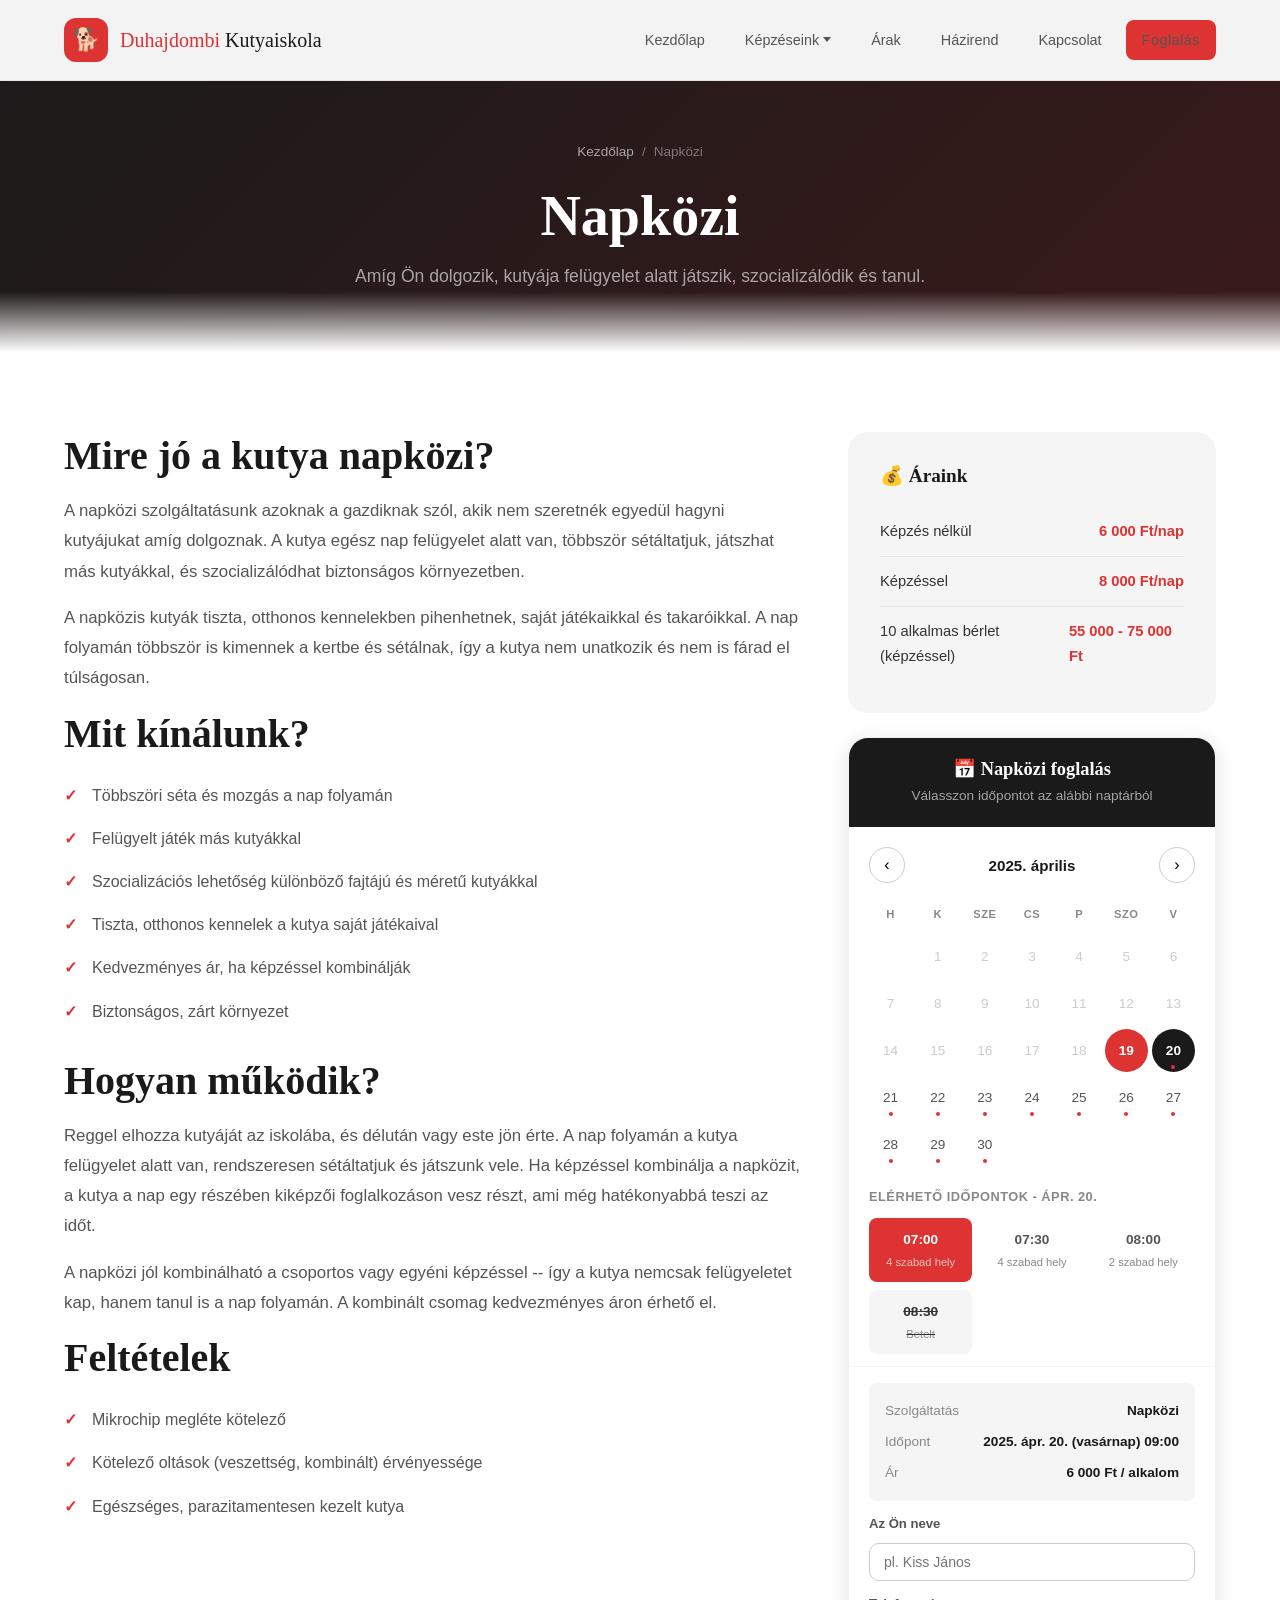
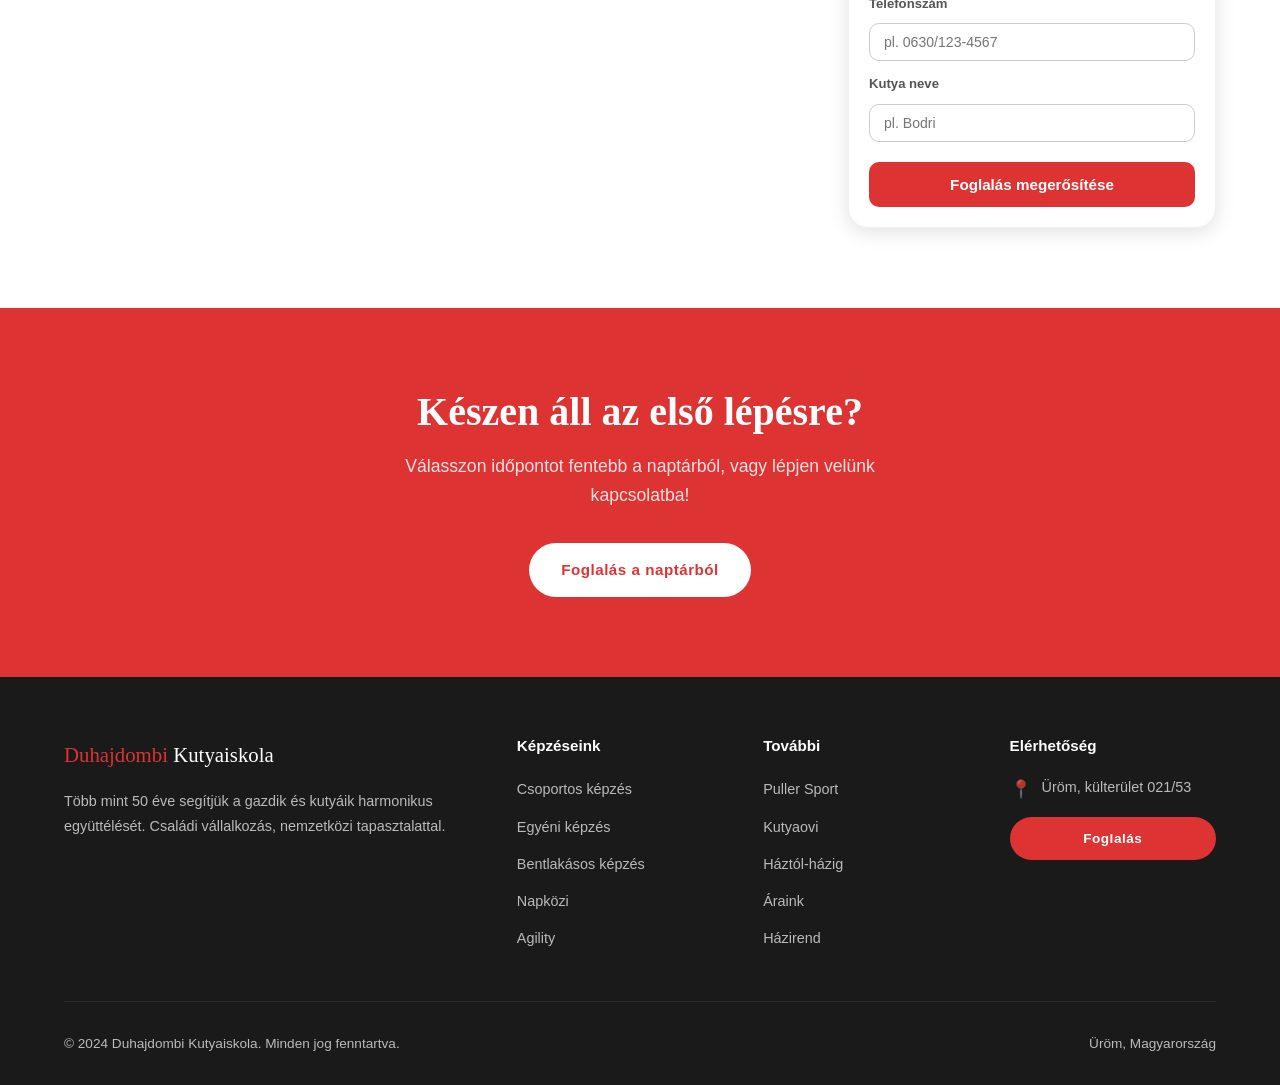
<file: napkozi.html>
<!DOCTYPE html>
<html lang="hu">
<head>
  <meta charset="UTF-8">
  <meta name="viewport" content="width=device-width, initial-scale=1.0">
  <title>Napközi | Duhajdombi Kutyaiskola - Üröm</title>
  <meta name="description" content="Kutya napközi a Duhajdombi Kutyaiskolában. Felügyelt napközi séták, játék és szocializáció. 6 000 Ft/nap.">
  <link rel="stylesheet" href="css/styles.css">
  <link rel="icon" href="data:image/svg+xml,<svg xmlns='http://www.w3.org/2000/svg' viewBox='0 0 100 100'><text y='.9em' font-size='90'>🐕</text></svg>">
</head>
<body>

  <!-- Navbar -->
  <nav class="navbar" id="navbar">
    <div class="navbar-inner">
      <a href="index.html" class="logo">
        <div class="logo-icon">🐕</div>
        <div class="logo-text"><span>Duhajdombi</span> Kutyaiskola</div>
      </a>
      <div class="nav-links" id="navLinks">
        <a href="index.html">Kezdőlap</a>
        <div class="nav-dropdown">
          <a href="#" class="nav-dropdown-trigger">Képzéseink</a>
          <div class="nav-dropdown-menu">
            <a href="csoportos.html">Csoportos képzés</a>
            <a href="egyeni.html">Egyéni képzés</a>
            <a href="bentlakasos.html">Bentlakásos képzés</a>
            <a href="napkozi.html">Napközi</a>
            <a href="agility.html">Agility</a>
            <a href="puller.html">Puller Sport</a>
            <a href="kutyaovi.html">Kutyaovi</a>
            <a href="haztol-hazig.html">Háztól-házig</a>
          </div>
        </div>
        <a href="arak.html">Árak</a>
        <a href="hazirend.html">Házirend</a>
        <a href="kapcsolat.html">Kapcsolat</a>
        <a href="kapcsolat.html" class="btn btn-primary btn-sm">Foglalás</a>
      </div>
      <button class="hamburger" id="hamburger" aria-label="Menü megnyitása">
        <span></span>
        <span></span>
        <span></span>
      </button>
    </div>
  </nav>

  <!-- Page Header -->
  <section class="page-header">
    <div class="container">
      <div class="breadcrumb">
        <a href="index.html">Kezdőlap</a>
        <span>/</span>
        <span>Napközi</span>
      </div>
      <h1>Napközi</h1>
      <p>Amíg Ön dolgozik, kutyája felügyelet alatt játszik, szocializálódik és tanul.</p>
    </div>
  </section>

  <!-- Service Detail -->
  <section class="service-detail">
    <div class="container">
      <div class="service-detail-grid">

        <!-- Content -->
        <div class="service-detail-content">
          <h2>Mire jó a kutya napközi?</h2>
          <p>A napközi szolgáltatásunk azoknak a gazdiknak szól, akik nem szeretnék egyedül hagyni kutyájukat amíg dolgoznak. A kutya egész nap felügyelet alatt van, többször sétáltatjuk, játszhat más kutyákkal, és szocializálódhat biztonságos környezetben.</p>
          <p>A napközis kutyák tiszta, otthonos kennelekben pihenhetnek, saját játékaikkal és takaróikkal. A nap folyamán többször is kimennek a kertbe és sétálnak, így a kutya nem unatkozik és nem is fárad el túlságosan.</p>

          <h2>Mit kínálunk?</h2>
          <ul>
            <li>Többszöri séta és mozgás a nap folyamán</li>
            <li>Felügyelt játék más kutyákkal</li>
            <li>Szocializációs lehetőség különböző fajtájú és méretű kutyákkal</li>
            <li>Tiszta, otthonos kennelek a kutya saját játékaival</li>
            <li>Kedvezményes ár, ha képzéssel kombinálják</li>
            <li>Biztonságos, zárt környezet</li>
          </ul>

          <h2>Hogyan működik?</h2>
          <p>Reggel elhozza kutyáját az iskolába, és délután vagy este jön érte. A nap folyamán a kutya felügyelet alatt van, rendszeresen sétáltatjuk és játszunk vele. Ha képzéssel kombinálja a napközit, a kutya a nap egy részében kiképzői foglalkozáson vesz részt, ami még hatékonyabbá teszi az időt.</p>
          <p>A napközi jól kombinálható a csoportos vagy egyéni képzéssel -- így a kutya nemcsak felügyeletet kap, hanem tanul is a nap folyamán. A kombinált csomag kedvezményes áron érhető el.</p>

          <h2>Feltételek</h2>
          <ul>
            <li>Mikrochip megléte kötelező</li>
            <li>Kötelező oltások (veszettség, kombinált) érvényessége</li>
            <li>Egészséges, parazitamentesen kezelt kutya</li>
          </ul>
        </div>

        <!-- Sidebar -->
        <div class="service-sidebar">
          <div class="sidebar-card">
            <h3>💰 Áraink</h3>
            <div class="sidebar-price-row">
              <span>Képzés nélkül</span>
              <span class="price">6 000 Ft/nap</span>
            </div>
            <div class="sidebar-price-row">
              <span>Képzéssel</span>
              <span class="price">8 000 Ft/nap</span>
            </div>
            <div class="sidebar-price-row">
              <span>10 alkalmas bérlet (képzéssel)</span>
              <span class="price">55 000 - 75 000 Ft</span>
            </div>
          </div>

          <div class="booking-widget">
            <div class="booking-widget-header">
              <h3>📅 Napközi foglalás</h3>
              <p>Válasszon időpontot az alábbi naptárból</p>
            </div>
            <div class="booking-calendar">
              <div class="booking-cal-nav">
                <button>&#8249;</button>
                <span class="booking-cal-month">2025. április</span>
                <button>&#8250;</button>
              </div>
              <div class="booking-cal-grid">
                <span class="booking-cal-day-label">H</span>
                <span class="booking-cal-day-label">K</span>
                <span class="booking-cal-day-label">Sze</span>
                <span class="booking-cal-day-label">Cs</span>
                <span class="booking-cal-day-label">P</span>
                <span class="booking-cal-day-label">Szo</span>
                <span class="booking-cal-day-label">V</span>
                <span class="booking-cal-day empty"></span>
                <span class="booking-cal-day past">1</span>
                <span class="booking-cal-day past">2</span>
                <span class="booking-cal-day past">3</span>
                <span class="booking-cal-day past">4</span>
                <span class="booking-cal-day past">5</span>
                <span class="booking-cal-day past">6</span>
                <span class="booking-cal-day past">7</span>
                <span class="booking-cal-day past">8</span>
                <span class="booking-cal-day past">9</span>
                <span class="booking-cal-day past">10</span>
                <span class="booking-cal-day past">11</span>
                <span class="booking-cal-day past">12</span>
                <span class="booking-cal-day past">13</span>
                <span class="booking-cal-day past">14</span>
                <span class="booking-cal-day past">15</span>
                <span class="booking-cal-day past">16</span>
                <span class="booking-cal-day past">17</span>
                <span class="booking-cal-day past">18</span>
                <span class="booking-cal-day today">19</span>
                <span class="booking-cal-day available selected">20</span>
                <span class="booking-cal-day available">21</span>
                <span class="booking-cal-day available">22</span>
                <span class="booking-cal-day available">23</span>
                <span class="booking-cal-day available">24</span>
                <span class="booking-cal-day available">25</span>
                <span class="booking-cal-day available">26</span>
                <span class="booking-cal-day available">27</span>
                <span class="booking-cal-day available">28</span>
                <span class="booking-cal-day available">29</span>
                <span class="booking-cal-day available">30</span>
              </div>
            </div>
            <div class="booking-timeslots">
              <div class="booking-timeslots-label">Elérhető időpontok - Ápr. 20.</div>
              <div class="booking-timeslot-grid">
                <div class="booking-timeslot selected">07:00<span class="slot-spots">4 szabad hely</span></div>
                <div class="booking-timeslot">07:30<span class="slot-spots">4 szabad hely</span></div>
                <div class="booking-timeslot">08:00<span class="slot-spots">2 szabad hely</span></div>
                <div class="booking-timeslot full">08:30<span class="slot-spots">Betelt</span></div>
              </div>
            </div>
            <div class="booking-form-section">
              <div class="booking-summary">
                <div class="booking-summary-row">
                  <span class="label">Szolgáltatás</span>
                  <span class="value">Napközi</span>
                </div>
                <div class="booking-summary-row">
                  <span class="label">Időpont</span>
                  <span class="value">2025. ápr. 20. (vasárnap) 09:00</span>
                </div>
                <div class="booking-summary-row">
                  <span class="label">Ár</span>
                  <span class="value">6 000 Ft / alkalom</span>
                </div>
              </div>
              <div class="form-group">
                <label>Az Ön neve</label>
                <input type="text" placeholder="pl. Kiss János">
              </div>
              <div class="form-group">
                <label>Telefonszám</label>
                <input type="tel" placeholder="pl. 0630/123-4567">
              </div>
              <div class="form-group">
                <label>Kutya neve</label>
                <input type="text" placeholder="pl. Bodri">
              </div>
              <button class="booking-submit">Foglalás megerősítése</button>
            </div>
          </div>
        </div>

      </div>
    </div>
  </section>

  <!-- CTA -->
  <section class="cta-section">
    <div class="container">
      <h2>Készen áll az első lépésre?</h2>
      <p>Válasszon időpontot fentebb a naptárból, vagy lépjen velünk kapcsolatba!</p>
      <div class="cta-buttons">
        <a href="#" class="btn btn-white" onclick="document.querySelector('.booking-widget').scrollIntoView({behavior:'smooth'});return false;">Foglalás a naptárból</a>
      </div>
    </div>
  </section>

  <!-- Footer -->
  <footer class="footer">
    <div class="container">
      <div class="footer-grid">
        <div class="footer-brand">
          <span class="logo-text"><span style="color:var(--red)">Duhajdombi</span> Kutyaiskola</span>
          <p>Több mint 50 éve segítjük a gazdik és kutyáik harmonikus együttélését. Családi vállalkozás, nemzetközi tapasztalattal.</p>
        </div>
        <div>
          <h4>Képzéseink</h4>
          <ul>
            <li><a href="csoportos.html">Csoportos képzés</a></li>
            <li><a href="egyeni.html">Egyéni képzés</a></li>
            <li><a href="bentlakasos.html">Bentlakásos képzés</a></li>
            <li><a href="napkozi.html">Napközi</a></li>
            <li><a href="agility.html">Agility</a></li>
          </ul>
        </div>
        <div>
          <h4>További</h4>
          <ul>
            <li><a href="puller.html">Puller Sport</a></li>
            <li><a href="kutyaovi.html">Kutyaovi</a></li>
            <li><a href="haztol-hazig.html">Háztól-házig</a></li>
            <li><a href="arak.html">Áraink</a></li>
            <li><a href="hazirend.html">Házirend</a></li>
          </ul>
        </div>
        <div>
          <h4>Elérhetőség</h4>
          <div class="footer-contact-item">
            <span class="icon">📍</span>
            <span>Üröm, külterület 021/53</span>
          </div>
          <div class="footer-contact-item">
            <a href="kapcsolat.html" class="btn btn-primary btn-sm" style="width:100%;justify-content:center;">Foglalás</a>
          </div>
        </div>
      </div>
      <div class="footer-bottom">
        <span>&copy; 2024 Duhajdombi Kutyaiskola. Minden jog fenntartva.</span>
        <span>Üröm, Magyarország</span>
      </div>
    </div>
  </footer>

  <script src="js/main.js"></script>
</body>
</html>
</file>
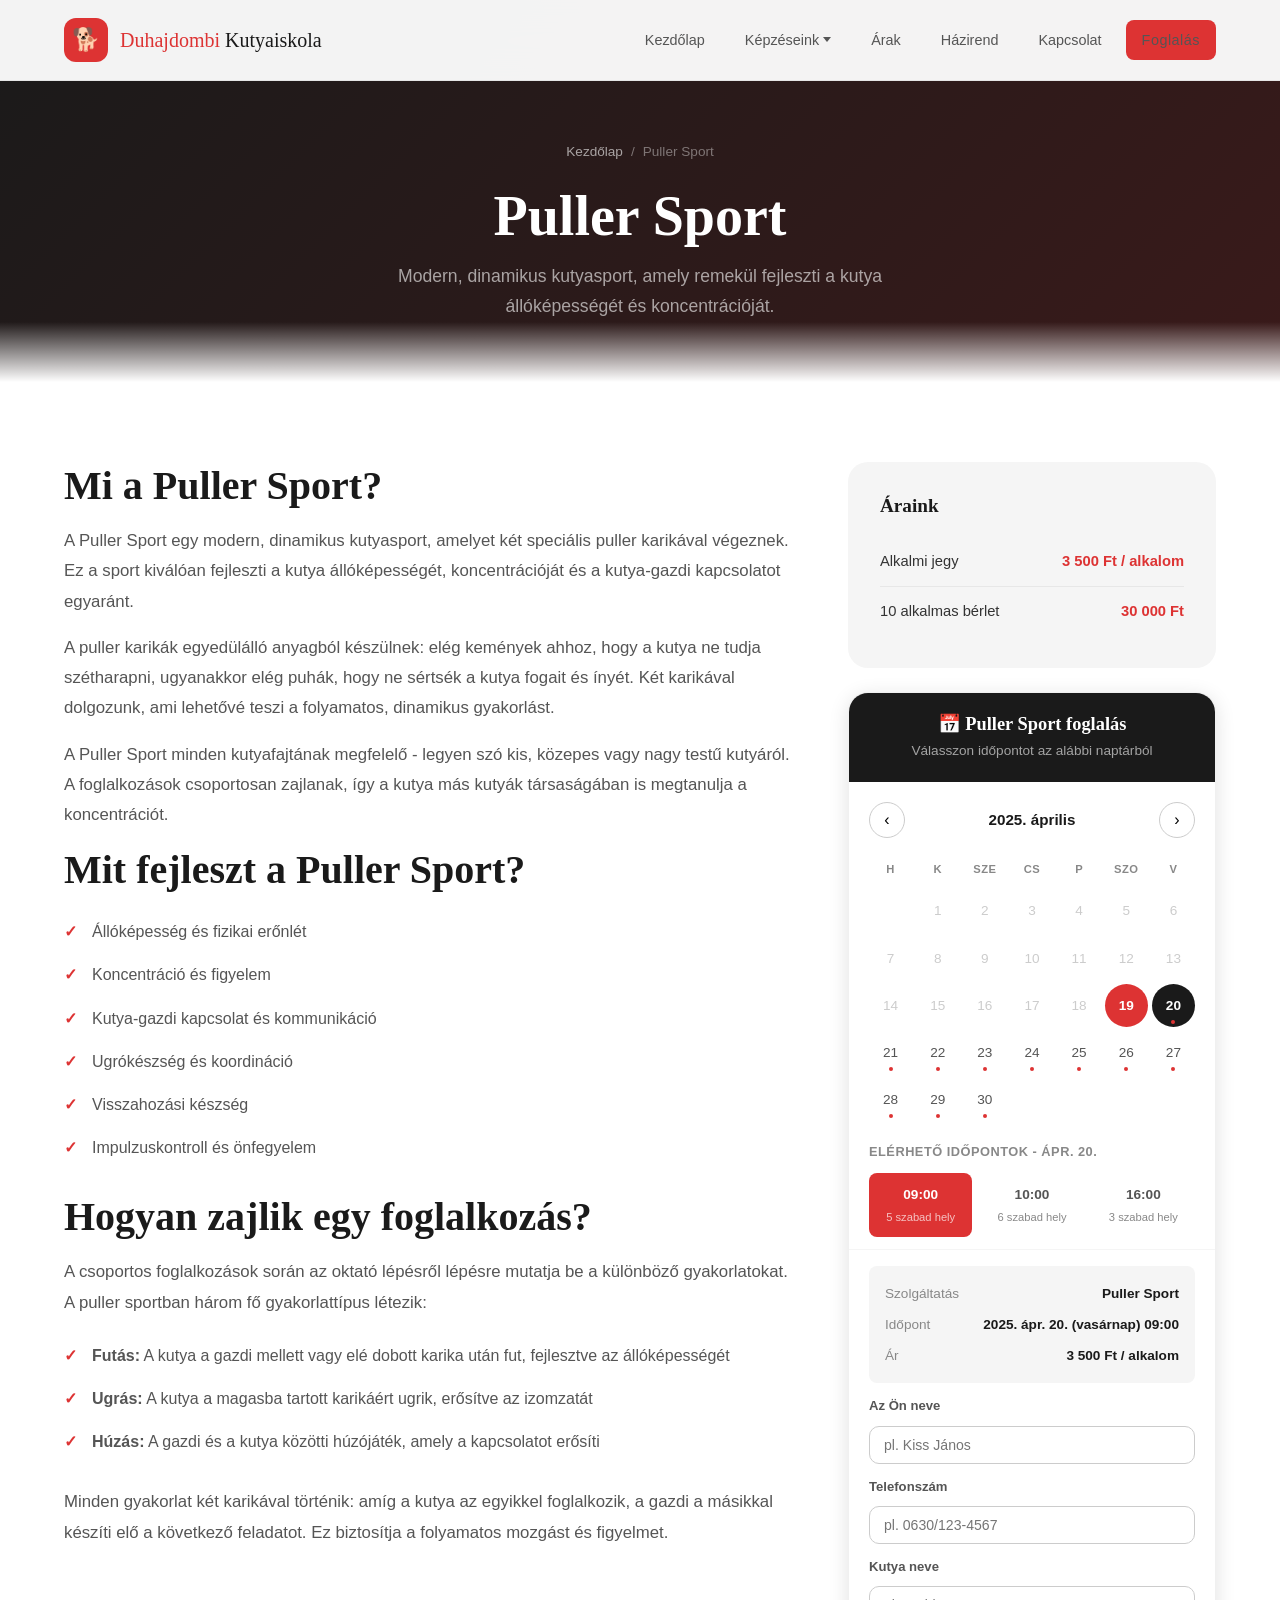
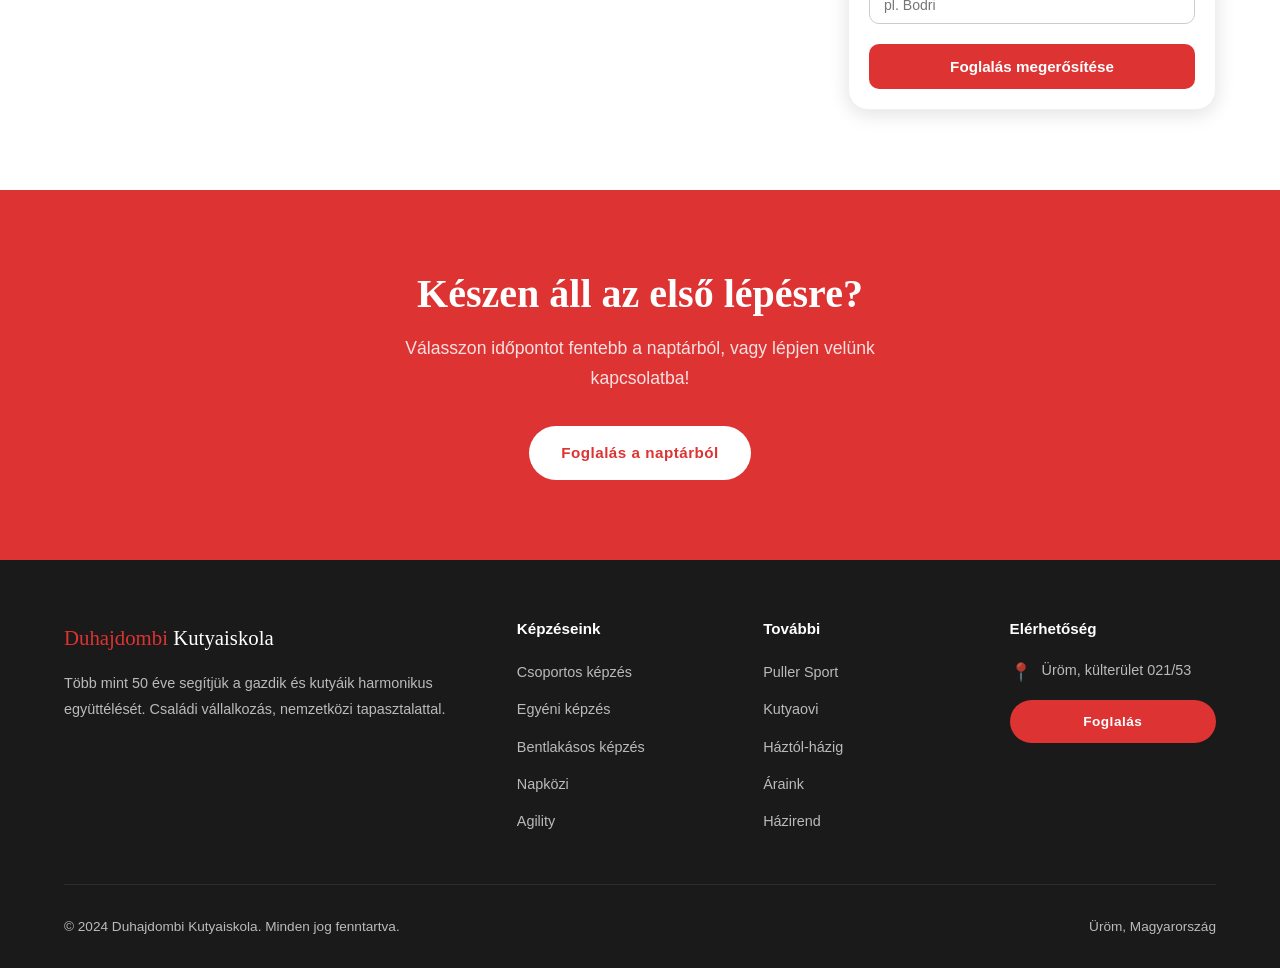
<file: puller.html>
<!DOCTYPE html>
<html lang="hu">
<head>
  <meta charset="UTF-8">
  <meta name="viewport" content="width=device-width, initial-scale=1.0">
  <title>Puller Sport | Duhajdombi Kutyaiskola - Üröm</title>
  <meta name="description" content="Puller Sport foglalkozások a Duhajdombi Kutyaiskolában. Modern, dinamikus kutyasport két puller karikával. Fejleszti az állóképességet és koncentrációt.">
  <link rel="stylesheet" href="css/styles.css">
  <link rel="icon" href="data:image/svg+xml,<svg xmlns='http://www.w3.org/2000/svg' viewBox='0 0 100 100'><text y='.9em' font-size='90'>🐕</text></svg>">
</head>
<body>

  <!-- Navbar -->
  <nav class="navbar" id="navbar">
    <div class="navbar-inner">
      <a href="index.html" class="logo">
        <div class="logo-icon">🐕</div>
        <div class="logo-text"><span>Duhajdombi</span> Kutyaiskola</div>
      </a>
      <div class="nav-links" id="navLinks">
        <a href="index.html">Kezdőlap</a>
        <div class="nav-dropdown">
          <a href="#" class="nav-dropdown-trigger">Képzéseink</a>
          <div class="nav-dropdown-menu">
            <a href="csoportos.html">Csoportos képzés</a>
            <a href="egyeni.html">Egyéni képzés</a>
            <a href="bentlakasos.html">Bentlakásos képzés</a>
            <a href="napkozi.html">Napközi</a>
            <a href="agility.html">Agility</a>
            <a href="puller.html">Puller Sport</a>
            <a href="kutyaovi.html">Kutyaovi</a>
            <a href="haztol-hazig.html">Háztól-házig</a>
          </div>
        </div>
        <a href="arak.html">Árak</a>
        <a href="hazirend.html">Házirend</a>
        <a href="kapcsolat.html">Kapcsolat</a>
        <a href="kapcsolat.html" class="btn btn-primary btn-sm">Foglalás</a>
      </div>
      <button class="hamburger" id="hamburger" aria-label="Menü megnyitása">
        <span></span>
        <span></span>
        <span></span>
      </button>
    </div>
  </nav>

  <!-- Page Header -->
  <section class="page-header">
    <div class="container">
      <div class="breadcrumb">
        <a href="index.html">Kezdőlap</a>
        <span>/</span>
        <span>Puller Sport</span>
      </div>
      <h1>Puller Sport</h1>
      <p>Modern, dinamikus kutyasport, amely remekül fejleszti a kutya állóképességét és koncentrációját.</p>
    </div>
  </section>

  <!-- Service Detail -->
  <section class="service-detail">
    <div class="container">
      <div class="service-detail-grid">

        <!-- Content -->
        <div class="service-detail-content">
          <h2>Mi a Puller Sport?</h2>
          <p>A Puller Sport egy modern, dinamikus kutyasport, amelyet két speciális puller karikával végeznek. Ez a sport kiválóan fejleszti a kutya állóképességét, koncentrációját és a kutya-gazdi kapcsolatot egyaránt.</p>
          <p>A puller karikák egyedülálló anyagból készülnek: elég kemények ahhoz, hogy a kutya ne tudja szétharapni, ugyanakkor elég puhák, hogy ne sértsék a kutya fogait és ínyét. Két karikával dolgozunk, ami lehetővé teszi a folyamatos, dinamikus gyakorlást.</p>
          <p>A Puller Sport minden kutyafajtának megfelelő - legyen szó kis, közepes vagy nagy testű kutyáról. A foglalkozások csoportosan zajlanak, így a kutya más kutyák társaságában is megtanulja a koncentrációt.</p>

          <h2>Mit fejleszt a Puller Sport?</h2>
          <ul>
            <li>Állóképesség és fizikai erőnlét</li>
            <li>Koncentráció és figyelem</li>
            <li>Kutya-gazdi kapcsolat és kommunikáció</li>
            <li>Ugrókészség és koordináció</li>
            <li>Visszahozási készség</li>
            <li>Impulzuskontroll és önfegyelem</li>
          </ul>

          <h2>Hogyan zajlik egy foglalkozás?</h2>
          <p>A csoportos foglalkozások során az oktató lépésről lépésre mutatja be a különböző gyakorlatokat. A puller sportban három fő gyakorlattípus létezik:</p>
          <ul>
            <li><strong>Futás:</strong> A kutya a gazdi mellett vagy elé dobott karika után fut, fejlesztve az állóképességét</li>
            <li><strong>Ugrás:</strong> A kutya a magasba tartott karikáért ugrik, erősítve az izomzatát</li>
            <li><strong>Húzás:</strong> A gazdi és a kutya közötti húzójáték, amely a kapcsolatot erősíti</li>
          </ul>
          <p>Minden gyakorlat két karikával történik: amíg a kutya az egyikkel foglalkozik, a gazdi a másikkal készíti elő a következő feladatot. Ez biztosítja a folyamatos mozgást és figyelmet.</p>
        </div>

        <!-- Sidebar -->
        <div class="service-sidebar">
          <div class="sidebar-card">
            <h3>Áraink</h3>
            <div class="sidebar-price-row">
              <span>Alkalmi jegy</span>
              <span class="price">3 500 Ft / alkalom</span>
            </div>
            <div class="sidebar-price-row">
              <span>10 alkalmas bérlet</span>
              <span class="price">30 000 Ft</span>
            </div>
          </div>

          <div class="booking-widget">
            <div class="booking-widget-header">
              <h3>📅 Puller Sport foglalás</h3>
              <p>Válasszon időpontot az alábbi naptárból</p>
            </div>
            <div class="booking-calendar">
              <div class="booking-cal-nav">
                <button>&#8249;</button>
                <span class="booking-cal-month">2025. április</span>
                <button>&#8250;</button>
              </div>
              <div class="booking-cal-grid">
                <span class="booking-cal-day-label">H</span>
                <span class="booking-cal-day-label">K</span>
                <span class="booking-cal-day-label">Sze</span>
                <span class="booking-cal-day-label">Cs</span>
                <span class="booking-cal-day-label">P</span>
                <span class="booking-cal-day-label">Szo</span>
                <span class="booking-cal-day-label">V</span>
                <span class="booking-cal-day empty"></span>
                <span class="booking-cal-day past">1</span>
                <span class="booking-cal-day past">2</span>
                <span class="booking-cal-day past">3</span>
                <span class="booking-cal-day past">4</span>
                <span class="booking-cal-day past">5</span>
                <span class="booking-cal-day past">6</span>
                <span class="booking-cal-day past">7</span>
                <span class="booking-cal-day past">8</span>
                <span class="booking-cal-day past">9</span>
                <span class="booking-cal-day past">10</span>
                <span class="booking-cal-day past">11</span>
                <span class="booking-cal-day past">12</span>
                <span class="booking-cal-day past">13</span>
                <span class="booking-cal-day past">14</span>
                <span class="booking-cal-day past">15</span>
                <span class="booking-cal-day past">16</span>
                <span class="booking-cal-day past">17</span>
                <span class="booking-cal-day past">18</span>
                <span class="booking-cal-day today">19</span>
                <span class="booking-cal-day available selected">20</span>
                <span class="booking-cal-day available">21</span>
                <span class="booking-cal-day available">22</span>
                <span class="booking-cal-day available">23</span>
                <span class="booking-cal-day available">24</span>
                <span class="booking-cal-day available">25</span>
                <span class="booking-cal-day available">26</span>
                <span class="booking-cal-day available">27</span>
                <span class="booking-cal-day available">28</span>
                <span class="booking-cal-day available">29</span>
                <span class="booking-cal-day available">30</span>
              </div>
            </div>
            <div class="booking-timeslots">
              <div class="booking-timeslots-label">Elérhető időpontok - Ápr. 20.</div>
              <div class="booking-timeslot-grid">
                <div class="booking-timeslot selected">09:00<span class="slot-spots">5 szabad hely</span></div>
                <div class="booking-timeslot">10:00<span class="slot-spots">6 szabad hely</span></div>
                <div class="booking-timeslot">16:00<span class="slot-spots">3 szabad hely</span></div>
              </div>
            </div>
            <div class="booking-form-section">
              <div class="booking-summary">
                <div class="booking-summary-row">
                  <span class="label">Szolgáltatás</span>
                  <span class="value">Puller Sport</span>
                </div>
                <div class="booking-summary-row">
                  <span class="label">Időpont</span>
                  <span class="value">2025. ápr. 20. (vasárnap) 09:00</span>
                </div>
                <div class="booking-summary-row">
                  <span class="label">Ár</span>
                  <span class="value">3 500 Ft / alkalom</span>
                </div>
              </div>
              <div class="form-group">
                <label>Az Ön neve</label>
                <input type="text" placeholder="pl. Kiss János">
              </div>
              <div class="form-group">
                <label>Telefonszám</label>
                <input type="tel" placeholder="pl. 0630/123-4567">
              </div>
              <div class="form-group">
                <label>Kutya neve</label>
                <input type="text" placeholder="pl. Bodri">
              </div>
              <button class="booking-submit">Foglalás megerősítése</button>
            </div>
          </div>
        </div>

      </div>
    </div>
  </section>

  <!-- CTA -->
  <section class="cta-section">
    <div class="container">
      <h2>Készen áll az első lépésre?</h2>
      <p>Válasszon időpontot fentebb a naptárból, vagy lépjen velünk kapcsolatba!</p>
      <div class="cta-buttons">
        <a href="#" class="btn btn-white" onclick="document.querySelector('.booking-widget').scrollIntoView({behavior:'smooth'});return false;">Foglalás a naptárból</a>
      </div>
    </div>
  </section>

  <!-- Footer -->
  <footer class="footer">
    <div class="container">
      <div class="footer-grid">
        <div class="footer-brand">
          <span class="logo-text"><span style="color:var(--red)">Duhajdombi</span> Kutyaiskola</span>
          <p>Több mint 50 éve segítjük a gazdik és kutyáik harmonikus együttélését. Családi vállalkozás, nemzetközi tapasztalattal.</p>
        </div>
        <div>
          <h4>Képzéseink</h4>
          <ul>
            <li><a href="csoportos.html">Csoportos képzés</a></li>
            <li><a href="egyeni.html">Egyéni képzés</a></li>
            <li><a href="bentlakasos.html">Bentlakásos képzés</a></li>
            <li><a href="napkozi.html">Napközi</a></li>
            <li><a href="agility.html">Agility</a></li>
          </ul>
        </div>
        <div>
          <h4>További</h4>
          <ul>
            <li><a href="puller.html">Puller Sport</a></li>
            <li><a href="kutyaovi.html">Kutyaovi</a></li>
            <li><a href="haztol-hazig.html">Háztól-házig</a></li>
            <li><a href="arak.html">Áraink</a></li>
            <li><a href="hazirend.html">Házirend</a></li>
          </ul>
        </div>
        <div>
          <h4>Elérhetőség</h4>
          <div class="footer-contact-item">
            <span class="icon">📍</span>
            <span>Üröm, külterület 021/53</span>
          </div>
          <div class="footer-contact-item">
            <a href="kapcsolat.html" class="btn btn-primary btn-sm" style="width:100%;justify-content:center;">Foglalás</a>
          </div>
        </div>
      </div>
      <div class="footer-bottom">
        <span>&copy; 2024 Duhajdombi Kutyaiskola. Minden jog fenntartva.</span>
        <span>Üröm, Magyarország</span>
      </div>
    </div>
  </footer>

  <script src="js/main.js"></script>
</body>
</html>
</file>
<file: css/styles.css>
/* ============================================
   DUHAJDOMBI KUTYAISKOLA - Modern Website
   Brand: Red (#dd3333) + Dark + White
   Font: Quando heritage + Inter modern
   ============================================ */

/* --- Reset & Base --- */
*, *::before, *::after { box-sizing: border-box; margin: 0; padding: 0; }

:root {
  --red: #dd3333;
  --red-dark: #b82828;
  --red-light: #f5e0e0;
  --dark: #1a1a1a;
  --dark-soft: #2d2d2d;
  --gray-900: #333;
  --gray-700: #555;
  --gray-500: #888;
  --gray-300: #ccc;
  --gray-100: #f5f5f5;
  --white: #ffffff;
  --gold: #c8a654;
  --shadow-sm: 0 2px 8px rgba(0,0,0,0.08);
  --shadow-md: 0 4px 20px rgba(0,0,0,0.12);
  --shadow-lg: 0 8px 40px rgba(0,0,0,0.16);
  --radius: 12px;
  --radius-lg: 20px;
  --transition: 0.3s cubic-bezier(0.4, 0, 0.2, 1);
  --max-width: 1200px;
}

html { scroll-behavior: smooth; }

body {
  font-family: 'Inter', -apple-system, BlinkMacSystemFont, 'Segoe UI', sans-serif;
  color: var(--gray-900);
  background: var(--white);
  line-height: 1.7;
  -webkit-font-smoothing: antialiased;
}

img { max-width: 100%; height: auto; display: block; }
a { text-decoration: none; color: inherit; }
ul { list-style: none; }

.container {
  max-width: var(--max-width);
  margin: 0 auto;
  padding: 0 24px;
}

/* --- Typography --- */
h1, h2, h3, h4 {
  font-family: 'Quando', 'Playfair Display', Georgia, serif;
  color: var(--dark);
  line-height: 1.2;
}

h1 { font-size: clamp(2.2rem, 5vw, 3.5rem); }
h2 { font-size: clamp(1.8rem, 4vw, 2.5rem); }
h3 { font-size: clamp(1.2rem, 2.5vw, 1.5rem); }

.section-label {
  display: inline-block;
  font-size: 0.75rem;
  font-weight: 700;
  letter-spacing: 3px;
  text-transform: uppercase;
  color: var(--red);
  margin-bottom: 12px;
}

.section-title {
  margin-bottom: 16px;
}

.section-subtitle {
  font-family: 'Inter', sans-serif;
  font-size: 1.1rem;
  color: var(--gray-700);
  max-width: 600px;
  line-height: 1.8;
}

/* --- Buttons --- */
.btn {
  display: inline-flex;
  align-items: center;
  gap: 8px;
  padding: 14px 32px;
  border-radius: 50px;
  font-family: 'Inter', sans-serif;
  font-size: 0.95rem;
  font-weight: 600;
  letter-spacing: 0.5px;
  cursor: pointer;
  border: none;
  transition: var(--transition);
}

.btn-primary {
  background: var(--red);
  color: var(--white);
}
.btn-primary:hover {
  background: var(--red-dark);
  transform: translateY(-2px);
  box-shadow: 0 8px 25px rgba(221, 51, 51, 0.35);
}

.btn-outline {
  background: transparent;
  color: var(--dark);
  border: 2px solid var(--dark);
}
.btn-outline:hover {
  background: var(--dark);
  color: var(--white);
  transform: translateY(-2px);
}

.btn-white {
  background: var(--white);
  color: var(--red);
}
.btn-white:hover {
  background: var(--gray-100);
  transform: translateY(-2px);
  box-shadow: var(--shadow-md);
}

.btn-sm {
  padding: 10px 24px;
  font-size: 0.85rem;
}

/* --- Header / Navbar --- */
.navbar {
  position: fixed;
  top: 0;
  left: 0;
  right: 0;
  z-index: 1000;
  background: rgba(255, 255, 255, 0.95);
  backdrop-filter: blur(20px);
  -webkit-backdrop-filter: blur(20px);
  border-bottom: 1px solid rgba(0,0,0,0.06);
  transition: var(--transition);
}

.navbar.scrolled {
  box-shadow: var(--shadow-sm);
}

.navbar-inner {
  display: flex;
  align-items: center;
  justify-content: space-between;
  height: 80px;
  max-width: var(--max-width);
  margin: 0 auto;
  padding: 0 24px;
}

.logo {
  display: flex;
  align-items: center;
  gap: 12px;
}

.logo-icon {
  width: 44px;
  height: 44px;
  background: var(--red);
  border-radius: 12px;
  display: flex;
  align-items: center;
  justify-content: center;
  font-size: 1.4rem;
}

.logo-text {
  font-family: 'Quando', serif;
  font-size: 1.25rem;
  color: var(--dark);
  font-weight: 400;
}

.logo-text span {
  color: var(--red);
}

.nav-links {
  display: flex;
  align-items: center;
  gap: 8px;
}

.nav-links a {
  padding: 8px 16px;
  font-size: 0.9rem;
  font-weight: 500;
  color: var(--gray-700);
  border-radius: 8px;
  transition: var(--transition);
}

.nav-links a:hover,
.nav-links a.active {
  color: var(--red);
  background: var(--red-light);
}

/* Dropdown */
.nav-dropdown {
  position: relative;
}

.nav-dropdown-trigger {
  cursor: pointer;
  display: flex;
  align-items: center;
  gap: 4px;
}

.nav-dropdown-trigger::after {
  content: '';
  width: 0;
  height: 0;
  border-left: 4px solid transparent;
  border-right: 4px solid transparent;
  border-top: 5px solid currentColor;
  transition: var(--transition);
}

.nav-dropdown:hover .nav-dropdown-trigger::after {
  transform: rotate(180deg);
}

.nav-dropdown-menu {
  position: absolute;
  top: calc(100% + 8px);
  left: 50%;
  transform: translateX(-50%);
  background: var(--white);
  border-radius: var(--radius);
  box-shadow: var(--shadow-lg);
  min-width: 220px;
  padding: 8px;
  opacity: 0;
  visibility: hidden;
  transform: translateX(-50%) translateY(8px);
  transition: var(--transition);
}

.nav-dropdown:hover .nav-dropdown-menu {
  opacity: 1;
  visibility: visible;
  transform: translateX(-50%) translateY(0);
}

.nav-dropdown-menu a {
  display: block;
  padding: 10px 16px;
  font-size: 0.88rem;
  border-radius: 8px;
}

/* Mobile menu */
.hamburger {
  display: none;
  flex-direction: column;
  gap: 5px;
  cursor: pointer;
  padding: 8px;
  background: none;
  border: none;
}

.hamburger span {
  width: 24px;
  height: 2px;
  background: var(--dark);
  transition: var(--transition);
  border-radius: 2px;
}

.hamburger.active span:nth-child(1) { transform: rotate(45deg) translate(5px, 5px); }
.hamburger.active span:nth-child(2) { opacity: 0; }
.hamburger.active span:nth-child(3) { transform: rotate(-45deg) translate(5px, -5px); }

/* --- Hero Section --- */
.hero {
  position: relative;
  min-height: 100vh;
  display: flex;
  align-items: center;
  padding-top: 80px;
  overflow: hidden;
}

.hero-bg {
  position: absolute;
  inset: 0;
  background: linear-gradient(135deg, var(--dark) 0%, var(--dark-soft) 50%, #3a1a1a 100%);
}

.hero-bg::after {
  content: '';
  position: absolute;
  inset: 0;
  background: url('data:image/svg+xml,<svg xmlns="http://www.w3.org/2000/svg" viewBox="0 0 100 100"><circle cx="50" cy="50" r="1" fill="rgba(221,51,51,0.08)"/></svg>') repeat;
  background-size: 30px 30px;
}

.hero-content {
  position: relative;
  z-index: 1;
  max-width: var(--max-width);
  margin: 0 auto;
  padding: 0 24px;
  display: grid;
  grid-template-columns: 1fr 1fr;
  gap: 60px;
  align-items: center;
}

.hero-text { color: var(--white); }

.hero-badge {
  display: inline-flex;
  align-items: center;
  gap: 8px;
  padding: 8px 20px;
  background: rgba(221, 51, 51, 0.2);
  border: 1px solid rgba(221, 51, 51, 0.4);
  border-radius: 50px;
  font-size: 0.85rem;
  color: #ff8888;
  margin-bottom: 24px;
}

.hero h1 {
  color: var(--white);
  margin-bottom: 20px;
}

.hero h1 span { color: var(--red); }

.hero-desc {
  font-size: 1.15rem;
  color: rgba(255,255,255,0.7);
  line-height: 1.8;
  margin-bottom: 36px;
  max-width: 500px;
}

.hero-buttons {
  display: flex;
  gap: 16px;
  flex-wrap: wrap;
}

.hero-stats {
  display: flex;
  gap: 40px;
  margin-top: 48px;
  padding-top: 32px;
  border-top: 1px solid rgba(255,255,255,0.1);
}

.hero-stat-number {
  font-family: 'Quando', serif;
  font-size: 2.5rem;
  color: var(--red);
  display: block;
}

.hero-stat-label {
  font-size: 0.85rem;
  color: rgba(255,255,255,0.5);
  text-transform: uppercase;
  letter-spacing: 1px;
}

.hero-visual {
  position: relative;
  display: flex;
  justify-content: center;
}

.hero-image-wrapper {
  position: relative;
  width: 100%;
  max-width: 480px;
  aspect-ratio: 4/5;
  border-radius: var(--radius-lg);
  overflow: hidden;
  background: var(--gray-300);
  display: flex;
  align-items: center;
  justify-content: center;
  font-size: 6rem;
  border: 3px solid rgba(221, 51, 51, 0.3);
}

.hero-image-wrapper img {
  width: 100%;
  height: 100%;
  object-fit: cover;
}

.hero-floating-card {
  position: absolute;
  bottom: -20px;
  left: -30px;
  background: var(--white);
  border-radius: var(--radius);
  padding: 16px 24px;
  box-shadow: var(--shadow-lg);
  display: flex;
  align-items: center;
  gap: 12px;
}

.hero-floating-icon {
  width: 48px;
  height: 48px;
  background: var(--red-light);
  border-radius: 50%;
  display: flex;
  align-items: center;
  justify-content: center;
  font-size: 1.4rem;
}

.hero-floating-text strong {
  display: block;
  font-size: 0.95rem;
}

.hero-floating-text span {
  font-size: 0.8rem;
  color: var(--gray-500);
}

/* --- Services Section --- */
.services-section {
  padding: 100px 0;
  background: var(--white);
}

.services-header {
  text-align: center;
  margin-bottom: 60px;
}

.services-header .section-subtitle {
  margin: 0 auto;
}

.services-grid {
  display: grid;
  grid-template-columns: repeat(auto-fit, minmax(280px, 1fr));
  gap: 24px;
}

.service-card {
  position: relative;
  background: var(--white);
  border: 1px solid rgba(0,0,0,0.08);
  border-radius: var(--radius-lg);
  padding: 36px 28px;
  transition: var(--transition);
  overflow: hidden;
}

.service-card::before {
  content: '';
  position: absolute;
  top: 0;
  left: 0;
  right: 0;
  height: 4px;
  background: var(--red);
  transform: scaleX(0);
  transition: var(--transition);
}

.service-card:hover {
  transform: translateY(-6px);
  box-shadow: var(--shadow-lg);
  border-color: transparent;
}

.service-card:hover::before {
  transform: scaleX(1);
}

.service-icon {
  width: 60px;
  height: 60px;
  background: var(--red-light);
  border-radius: 16px;
  display: flex;
  align-items: center;
  justify-content: center;
  font-size: 1.8rem;
  margin-bottom: 20px;
}

.service-card h3 {
  margin-bottom: 12px;
}

.service-card p {
  color: var(--gray-700);
  font-size: 0.95rem;
  margin-bottom: 20px;
}

.service-card .price-tag {
  display: inline-block;
  padding: 4px 12px;
  background: var(--red-light);
  color: var(--red-dark);
  border-radius: 50px;
  font-size: 0.85rem;
  font-weight: 600;
  margin-bottom: 16px;
}

.service-link {
  display: inline-flex;
  align-items: center;
  gap: 6px;
  font-weight: 600;
  font-size: 0.9rem;
  color: var(--red);
  transition: var(--transition);
}

.service-link:hover { gap: 10px; }

.service-link::after {
  content: '\2192';
  transition: var(--transition);
}

/* --- About Section --- */
.about-section {
  padding: 100px 0;
  background: var(--gray-100);
}

.about-grid {
  display: grid;
  grid-template-columns: 1fr 1fr;
  gap: 60px;
  align-items: center;
}

.about-image {
  position: relative;
  border-radius: var(--radius-lg);
  overflow: hidden;
  aspect-ratio: 4/3;
  background: var(--gray-300);
  display: flex;
  align-items: center;
  justify-content: center;
  font-size: 5rem;
}

.about-image img {
  width: 100%;
  height: 100%;
  object-fit: cover;
}

.about-experience {
  position: absolute;
  bottom: 20px;
  right: 20px;
  background: var(--red);
  color: var(--white);
  padding: 16px 24px;
  border-radius: var(--radius);
  text-align: center;
}

.about-experience strong {
  display: block;
  font-family: 'Quando', serif;
  font-size: 2rem;
}

.about-experience span {
  font-size: 0.8rem;
  text-transform: uppercase;
  letter-spacing: 1px;
}

.about-text h2 {
  margin-bottom: 20px;
}

.about-text > p {
  color: var(--gray-700);
  margin-bottom: 24px;
  font-size: 1.05rem;
}

.about-features {
  display: grid;
  grid-template-columns: 1fr 1fr;
  gap: 16px;
  margin-bottom: 32px;
}

.about-feature {
  display: flex;
  align-items: flex-start;
  gap: 10px;
}

.about-feature-icon {
  flex-shrink: 0;
  width: 28px;
  height: 28px;
  background: var(--red);
  border-radius: 50%;
  display: flex;
  align-items: center;
  justify-content: center;
  color: var(--white);
  font-size: 0.8rem;
  margin-top: 2px;
}

.about-feature span {
  font-size: 0.92rem;
  font-weight: 500;
}

/* --- Trainer Section --- */
.trainer-section {
  padding: 100px 0;
  background: var(--dark);
  color: var(--white);
}

.trainer-grid {
  display: grid;
  grid-template-columns: 1fr 1fr;
  gap: 60px;
  align-items: center;
}

.trainer-section h2 {
  color: var(--white);
  margin-bottom: 20px;
}

.trainer-title {
  display: inline-block;
  padding: 6px 16px;
  background: rgba(221, 51, 51, 0.2);
  border: 1px solid rgba(221, 51, 51, 0.3);
  border-radius: 50px;
  font-size: 0.8rem;
  color: #ff8888;
  margin-bottom: 24px;
}

.trainer-text p {
  color: rgba(255,255,255,0.7);
  font-size: 1.05rem;
  line-height: 1.8;
  margin-bottom: 16px;
}

.trainer-credentials {
  margin-top: 32px;
  padding-top: 24px;
  border-top: 1px solid rgba(255,255,255,0.1);
  display: flex;
  flex-wrap: wrap;
  gap: 16px;
}

.credential-badge {
  display: flex;
  align-items: center;
  gap: 8px;
  padding: 8px 16px;
  background: rgba(255,255,255,0.06);
  border-radius: 8px;
  font-size: 0.85rem;
  color: rgba(255,255,255,0.8);
}

.trainer-image {
  position: relative;
  border-radius: var(--radius-lg);
  overflow: hidden;
  aspect-ratio: 3/4;
  background: var(--dark-soft);
  display: flex;
  align-items: center;
  justify-content: center;
  font-size: 5rem;
}

.trainer-image img {
  width: 100%;
  height: 100%;
  object-fit: cover;
}

/* --- Training Levels --- */
.levels-section {
  padding: 100px 0;
  background: var(--white);
}

.levels-header {
  text-align: center;
  margin-bottom: 60px;
}

.levels-header .section-subtitle { margin: 0 auto; }

.levels-timeline {
  position: relative;
  max-width: 800px;
  margin: 0 auto;
}

.levels-timeline::before {
  content: '';
  position: absolute;
  left: 32px;
  top: 0;
  bottom: 0;
  width: 2px;
  background: linear-gradient(to bottom, var(--red), var(--red-light));
}

.level-item {
  position: relative;
  padding-left: 80px;
  padding-bottom: 40px;
}

.level-item:last-child { padding-bottom: 0; }

.level-number {
  position: absolute;
  left: 12px;
  top: 0;
  width: 42px;
  height: 42px;
  background: var(--red);
  color: var(--white);
  border-radius: 50%;
  display: flex;
  align-items: center;
  justify-content: center;
  font-family: 'Quando', serif;
  font-size: 1.1rem;
  font-weight: 700;
  z-index: 1;
}

.level-content {
  background: var(--gray-100);
  border-radius: var(--radius);
  padding: 24px 28px;
}

.level-content h3 { margin-bottom: 8px; }

.level-content p {
  color: var(--gray-700);
  font-size: 0.95rem;
}

.level-age {
  display: inline-block;
  margin-top: 8px;
  padding: 4px 12px;
  background: var(--red-light);
  color: var(--red-dark);
  border-radius: 50px;
  font-size: 0.8rem;
  font-weight: 600;
}

/* --- CTA Section --- */
.cta-section {
  padding: 80px 0;
  background: var(--red);
  text-align: center;
}

.cta-section h2 {
  color: var(--white);
  margin-bottom: 16px;
}

.cta-section p {
  color: rgba(255,255,255,0.85);
  font-size: 1.1rem;
  margin-bottom: 32px;
  max-width: 500px;
  margin-left: auto;
  margin-right: auto;
}

.cta-buttons {
  display: flex;
  justify-content: center;
  gap: 16px;
  flex-wrap: wrap;
}

/* --- Footer --- */
.footer {
  padding: 60px 0 30px;
  background: var(--dark);
  color: rgba(255,255,255,0.7);
}

.footer-grid {
  display: grid;
  grid-template-columns: 2fr 1fr 1fr 1fr;
  gap: 40px;
  margin-bottom: 40px;
}

.footer-brand .logo-text {
  color: var(--white);
  font-size: 1.3rem;
  margin-bottom: 16px;
  display: block;
}

.footer-brand p {
  font-size: 0.9rem;
  line-height: 1.8;
  margin-bottom: 20px;
}

.footer h4 {
  color: var(--white);
  font-size: 0.95rem;
  margin-bottom: 20px;
  font-family: 'Inter', sans-serif;
  font-weight: 600;
}

.footer ul li {
  margin-bottom: 10px;
}

.footer ul a {
  font-size: 0.9rem;
  transition: var(--transition);
}

.footer ul a:hover {
  color: var(--red);
}

.footer-contact-item {
  display: flex;
  align-items: flex-start;
  gap: 10px;
  margin-bottom: 12px;
  font-size: 0.9rem;
}

.footer-contact-item .icon {
  font-size: 1.1rem;
  flex-shrink: 0;
}

.footer-bottom {
  padding-top: 30px;
  border-top: 1px solid rgba(255,255,255,0.08);
  display: flex;
  justify-content: space-between;
  align-items: center;
  font-size: 0.85rem;
}

/* --- Page Header (subpages) --- */
.page-header {
  padding: 140px 0 60px;
  background: linear-gradient(135deg, var(--dark) 0%, #3a1a1a 100%);
  text-align: center;
  position: relative;
  overflow: hidden;
}

.page-header::after {
  content: '';
  position: absolute;
  bottom: 0;
  left: 0;
  right: 0;
  height: 60px;
  background: linear-gradient(to bottom, transparent, var(--white));
}

.page-header h1 {
  color: var(--white);
  margin-bottom: 12px;
}

.page-header p {
  color: rgba(255,255,255,0.6);
  font-size: 1.1rem;
  max-width: 600px;
  margin: 0 auto;
}

.breadcrumb {
  display: flex;
  justify-content: center;
  gap: 8px;
  margin-bottom: 20px;
  font-size: 0.85rem;
  color: rgba(255,255,255,0.4);
}

.breadcrumb a {
  color: rgba(255,255,255,0.6);
  transition: var(--transition);
}

.breadcrumb a:hover { color: var(--red); }

/* --- Service Detail Page --- */
.service-detail {
  padding: 80px 0;
}

.service-detail-grid {
  display: grid;
  grid-template-columns: 2fr 1fr;
  gap: 48px;
}

.service-detail-content h2 {
  margin-bottom: 16px;
}

.service-detail-content p {
  color: var(--gray-700);
  font-size: 1.05rem;
  margin-bottom: 16px;
  line-height: 1.8;
}

.service-detail-content ul {
  margin-bottom: 24px;
}

.service-detail-content ul li {
  padding: 8px 0;
  padding-left: 28px;
  position: relative;
  color: var(--gray-700);
}

.service-detail-content ul li::before {
  content: '\2713';
  position: absolute;
  left: 0;
  color: var(--red);
  font-weight: 700;
}

/* Sidebar */
.service-sidebar {}

.sidebar-card {
  background: var(--gray-100);
  border-radius: var(--radius-lg);
  padding: 32px;
  margin-bottom: 24px;
}

.sidebar-card h3 {
  margin-bottom: 20px;
  font-size: 1.2rem;
}

.sidebar-price-row {
  display: flex;
  justify-content: space-between;
  align-items: center;
  padding: 12px 0;
  border-bottom: 1px solid rgba(0,0,0,0.06);
  font-size: 0.92rem;
}

.sidebar-price-row:last-child { border-bottom: none; }

.sidebar-price-row .price {
  font-weight: 700;
  color: var(--red);
}

.sidebar-cta {
  background: var(--dark);
  color: var(--white);
  border-radius: var(--radius-lg);
  padding: 32px;
  text-align: center;
}

.sidebar-cta h3 {
  color: var(--white);
  margin-bottom: 12px;
}

.sidebar-cta p {
  color: rgba(255,255,255,0.6);
  font-size: 0.9rem;
  margin-bottom: 20px;
}

.sidebar-cta .phone {
  display: block;
  font-family: 'Quando', serif;
  font-size: 1.4rem;
  color: var(--red);
  margin-bottom: 16px;
}

/* --- Pricing Page --- */
.pricing-section {
  padding: 80px 0;
}

.pricing-grid {
  display: grid;
  grid-template-columns: repeat(auto-fit, minmax(320px, 1fr));
  gap: 24px;
}

.pricing-card {
  background: var(--white);
  border: 1px solid rgba(0,0,0,0.08);
  border-radius: var(--radius-lg);
  overflow: hidden;
  transition: var(--transition);
}

.pricing-card:hover {
  box-shadow: var(--shadow-lg);
  transform: translateY(-4px);
}

.pricing-card-header {
  padding: 28px 28px 20px;
  border-bottom: 1px solid rgba(0,0,0,0.06);
}

.pricing-card-header h3 {
  display: flex;
  align-items: center;
  gap: 10px;
}

.pricing-card-header .emoji {
  font-size: 1.4rem;
}

.pricing-card-body {
  padding: 20px 28px 28px;
}

.pricing-row {
  display: flex;
  justify-content: space-between;
  align-items: center;
  padding: 10px 0;
  border-bottom: 1px solid rgba(0,0,0,0.04);
  font-size: 0.92rem;
}

.pricing-row:last-child { border-bottom: none; }

.pricing-row .label { color: var(--gray-700); }

.pricing-row .price {
  font-weight: 700;
  color: var(--red);
  white-space: nowrap;
}

.pricing-row .price small {
  font-weight: 400;
  color: var(--gray-500);
  font-size: 0.8rem;
}

.pricing-note {
  margin-top: 16px;
  padding: 12px 16px;
  background: var(--red-light);
  border-radius: 8px;
  font-size: 0.85rem;
  color: var(--red-dark);
}

/* --- Contact Page --- */
.contact-section {
  padding: 80px 0;
}

.contact-grid {
  display: grid;
  grid-template-columns: 1fr 1fr;
  gap: 48px;
}

.contact-info-cards {
  display: grid;
  gap: 20px;
  margin-bottom: 32px;
}

.contact-card {
  display: flex;
  gap: 16px;
  padding: 24px;
  background: var(--gray-100);
  border-radius: var(--radius);
}

.contact-card-icon {
  width: 48px;
  height: 48px;
  background: var(--red);
  border-radius: 12px;
  display: flex;
  align-items: center;
  justify-content: center;
  font-size: 1.3rem;
  flex-shrink: 0;
}

.contact-card h4 {
  font-family: 'Inter', sans-serif;
  font-size: 0.85rem;
  color: var(--gray-500);
  margin-bottom: 4px;
  font-weight: 500;
}

.contact-card p {
  font-weight: 600;
  font-size: 1rem;
}

.contact-card a {
  color: var(--red);
  font-weight: 600;
}

.contact-form {
  background: var(--gray-100);
  border-radius: var(--radius-lg);
  padding: 40px;
}

.contact-form h3 {
  margin-bottom: 24px;
}

.form-group {
  margin-bottom: 20px;
}

.form-group label {
  display: block;
  font-size: 0.88rem;
  font-weight: 600;
  margin-bottom: 8px;
  color: var(--gray-700);
}

.form-group input,
.form-group select,
.form-group textarea {
  width: 100%;
  padding: 14px 18px;
  border: 1px solid var(--gray-300);
  border-radius: 10px;
  font-family: 'Inter', sans-serif;
  font-size: 0.95rem;
  transition: var(--transition);
  background: var(--white);
}

.form-group input:focus,
.form-group select:focus,
.form-group textarea:focus {
  outline: none;
  border-color: var(--red);
  box-shadow: 0 0 0 3px rgba(221, 51, 51, 0.1);
}

.form-group textarea {
  min-height: 120px;
  resize: vertical;
}

.form-row {
  display: grid;
  grid-template-columns: 1fr 1fr;
  gap: 16px;
}

/* --- House Rules --- */
.rules-section {
  padding: 80px 0;
}

.rules-grid {
  display: grid;
  grid-template-columns: repeat(auto-fit, minmax(340px, 1fr));
  gap: 24px;
}

.rule-card {
  background: var(--gray-100);
  border-radius: var(--radius-lg);
  padding: 32px;
  border-left: 4px solid var(--red);
}

.rule-card h3 {
  display: flex;
  align-items: center;
  gap: 10px;
  margin-bottom: 16px;
}

.rule-card ul li {
  padding: 6px 0;
  padding-left: 20px;
  position: relative;
  font-size: 0.95rem;
  color: var(--gray-700);
}

.rule-card ul li::before {
  content: '\2022';
  position: absolute;
  left: 0;
  color: var(--red);
  font-weight: 700;
}

/* --- Map --- */
.map-section {
  height: 400px;
  background: var(--gray-300);
  position: relative;
}

.map-section iframe {
  width: 100%;
  height: 100%;
  border: none;
}

/* --- Animations --- */
.fade-in {
  opacity: 0;
  transform: translateY(30px);
  transition: opacity 0.6s ease, transform 0.6s ease;
}

.fade-in.visible {
  opacity: 1;
  transform: translateY(0);
}

/* --- Responsive --- */
@media (max-width: 992px) {
  .hero-content { grid-template-columns: 1fr; text-align: center; }
  .hero-desc { margin: 0 auto 36px; }
  .hero-buttons { justify-content: center; }
  .hero-stats { justify-content: center; }
  .hero-visual { display: none; }
  .about-grid { grid-template-columns: 1fr; }
  .trainer-grid { grid-template-columns: 1fr; }
  .footer-grid { grid-template-columns: 1fr 1fr; }
  .service-detail-grid { grid-template-columns: 1fr; }
  .contact-grid { grid-template-columns: 1fr; }
}

@media (max-width: 768px) {
  .nav-links {
    display: none;
    position: fixed;
    top: 80px;
    left: 0;
    right: 0;
    bottom: 0;
    background: var(--white);
    flex-direction: column;
    padding: 24px;
    gap: 4px;
    overflow-y: auto;
  }
  .nav-links.active { display: flex; }
  .nav-dropdown-menu {
    position: static;
    transform: none;
    box-shadow: none;
    background: var(--gray-100);
    border-radius: 8px;
    margin-top: 4px;
    opacity: 1;
    visibility: visible;
    display: none;
  }
  .nav-dropdown.open .nav-dropdown-menu { display: block; }
  .hamburger { display: flex; }
  .hero { min-height: 80vh; }
  .hero-stats { flex-direction: column; gap: 20px; align-items: center; }
  .about-features { grid-template-columns: 1fr; }
  .footer-grid { grid-template-columns: 1fr; }
  .form-row { grid-template-columns: 1fr; }
  .pricing-grid { grid-template-columns: 1fr; }
  .levels-timeline::before { left: 20px; }
  .level-item { padding-left: 56px; }
  .level-number { left: 0; width: 40px; height: 40px; }
}

/* --- Booking Calendar Widget --- */
.booking-widget {
  background: var(--white);
  border-radius: var(--radius-lg);
  box-shadow: var(--shadow-md);
  overflow: hidden;
  border: 1px solid rgba(0,0,0,0.06);
}

.booking-widget-header {
  background: var(--dark);
  color: var(--white);
  padding: 20px 24px;
  text-align: center;
}

.booking-widget-header h3 {
  color: var(--white);
  font-size: 1.15rem;
  margin-bottom: 4px;
}

.booking-widget-header p {
  font-size: 0.85rem;
  color: rgba(255,255,255,0.6);
}

.booking-calendar {
  padding: 20px;
}

.booking-cal-nav {
  display: flex;
  align-items: center;
  justify-content: space-between;
  margin-bottom: 16px;
}

.booking-cal-nav button {
  width: 36px;
  height: 36px;
  border-radius: 50%;
  border: 1px solid var(--gray-300);
  background: var(--white);
  cursor: pointer;
  font-size: 1rem;
  display: flex;
  align-items: center;
  justify-content: center;
  transition: var(--transition);
}

.booking-cal-nav button:hover {
  background: var(--gray-100);
  border-color: var(--red);
  color: var(--red);
}

.booking-cal-month {
  font-weight: 700;
  font-size: 0.95rem;
  color: var(--dark);
}

.booking-cal-grid {
  display: grid;
  grid-template-columns: repeat(7, 1fr);
  gap: 4px;
  text-align: center;
}

.booking-cal-day-label {
  font-size: 0.7rem;
  font-weight: 700;
  color: var(--gray-500);
  text-transform: uppercase;
  letter-spacing: 0.5px;
  padding: 6px 0;
}

.booking-cal-day {
  aspect-ratio: 1;
  display: flex;
  align-items: center;
  justify-content: center;
  font-size: 0.85rem;
  font-weight: 500;
  border-radius: 50%;
  cursor: pointer;
  transition: var(--transition);
  color: var(--gray-700);
}

.booking-cal-day:hover {
  background: var(--red-light);
  color: var(--red);
}

.booking-cal-day.empty {
  cursor: default;
}

.booking-cal-day.empty:hover {
  background: transparent;
}

.booking-cal-day.past {
  color: var(--gray-300);
  cursor: default;
}

.booking-cal-day.past:hover {
  background: transparent;
  color: var(--gray-300);
}

.booking-cal-day.today {
  background: var(--red);
  color: var(--white);
  font-weight: 700;
}

.booking-cal-day.today:hover {
  background: var(--red-dark);
  color: var(--white);
}

.booking-cal-day.selected {
  background: var(--dark);
  color: var(--white);
  font-weight: 700;
}

.booking-cal-day.available {
  position: relative;
}

.booking-cal-day.available::after {
  content: '';
  position: absolute;
  bottom: 3px;
  width: 4px;
  height: 4px;
  border-radius: 50%;
  background: var(--red);
}

.booking-timeslots {
  padding: 0 20px 12px;
}

.booking-timeslots-label {
  font-size: 0.8rem;
  font-weight: 700;
  color: var(--gray-500);
  text-transform: uppercase;
  letter-spacing: 0.5px;
  margin-bottom: 10px;
}

.booking-timeslot-grid {
  display: grid;
  grid-template-columns: repeat(3, 1fr);
  gap: 8px;
}

.booking-timeslot {
  padding: 10px;
  text-align: center;
  border: 1px solid var(--gray-200);
  border-radius: 8px;
  font-size: 0.85rem;
  font-weight: 600;
  cursor: pointer;
  transition: var(--transition);
  color: var(--gray-700);
}

.booking-timeslot:hover {
  border-color: var(--red);
  color: var(--red);
  background: var(--red-light);
}

.booking-timeslot.selected {
  background: var(--red);
  color: var(--white);
  border-color: var(--red);
}

.booking-timeslot.full {
  background: var(--gray-100);
  color: var(--gray-400);
  cursor: not-allowed;
  text-decoration: line-through;
}

.booking-timeslot .slot-spots {
  display: block;
  font-size: 0.7rem;
  font-weight: 400;
  color: var(--gray-500);
  margin-top: 2px;
}

.booking-timeslot.selected .slot-spots {
  color: rgba(255,255,255,0.7);
}

.booking-form-section {
  padding: 16px 20px 20px;
  border-top: 1px solid var(--gray-100);
}

.booking-form-section .form-group {
  margin-bottom: 12px;
}

.booking-form-section .form-group label {
  font-size: 0.82rem;
}

.booking-form-section .form-group input,
.booking-form-section .form-group select {
  padding: 10px 14px;
  font-size: 0.88rem;
}

.booking-submit {
  width: 100%;
  padding: 14px;
  background: var(--red);
  color: var(--white);
  border: none;
  border-radius: 10px;
  font-family: 'Inter', sans-serif;
  font-size: 0.95rem;
  font-weight: 700;
  cursor: pointer;
  transition: var(--transition);
  margin-top: 8px;
}

.booking-submit:hover {
  background: var(--red-dark);
  transform: translateY(-1px);
  box-shadow: 0 4px 15px rgba(221,51,51,0.35);
}

.booking-summary {
  padding: 12px 16px;
  background: var(--gray-100);
  border-radius: 8px;
  margin-bottom: 12px;
  font-size: 0.85rem;
}

.booking-summary-row {
  display: flex;
  justify-content: space-between;
  padding: 4px 0;
}

.booking-summary-row .label {
  color: var(--gray-500);
}

.booking-summary-row .value {
  font-weight: 600;
  color: var(--dark);
}

/* --- Google Fonts Import --- */
@import url('https://fonts.googleapis.com/css2?family=Inter:wght@400;500;600;700&family=Quando&display=swap');
</file>
